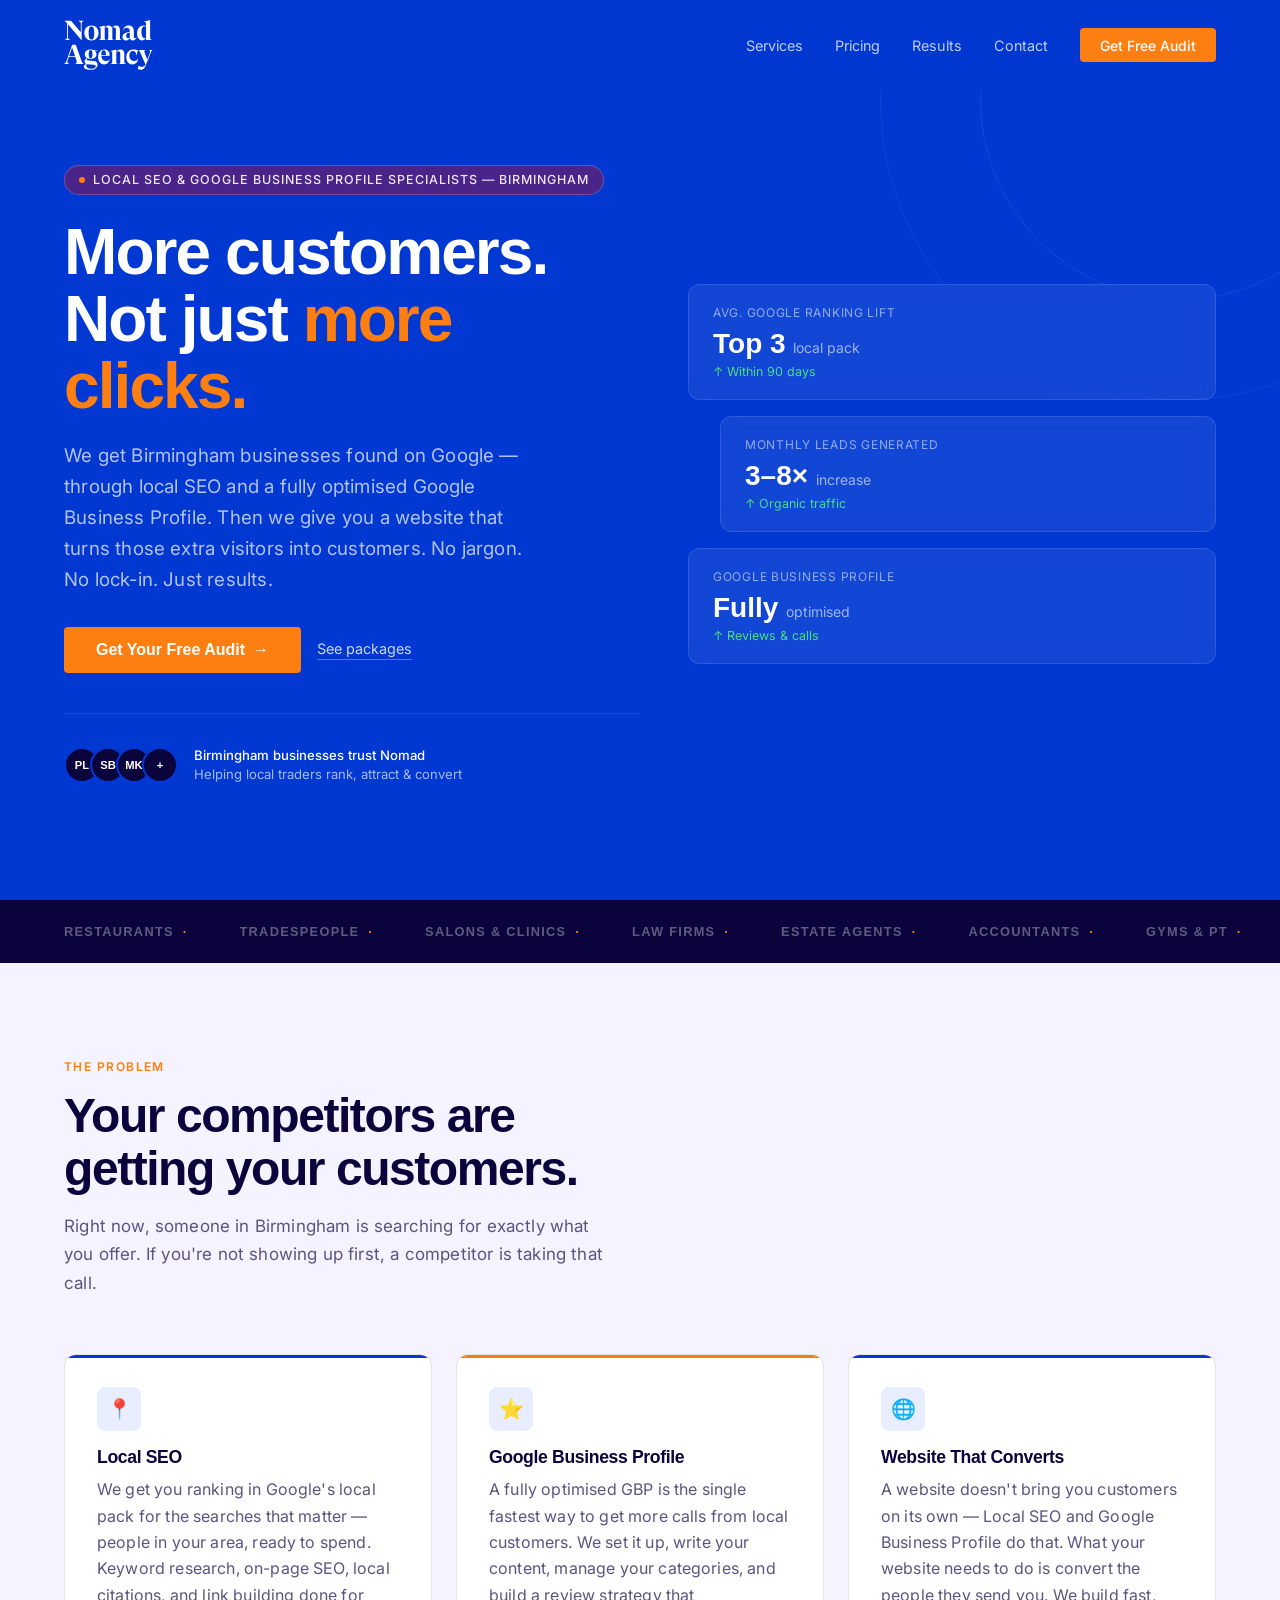
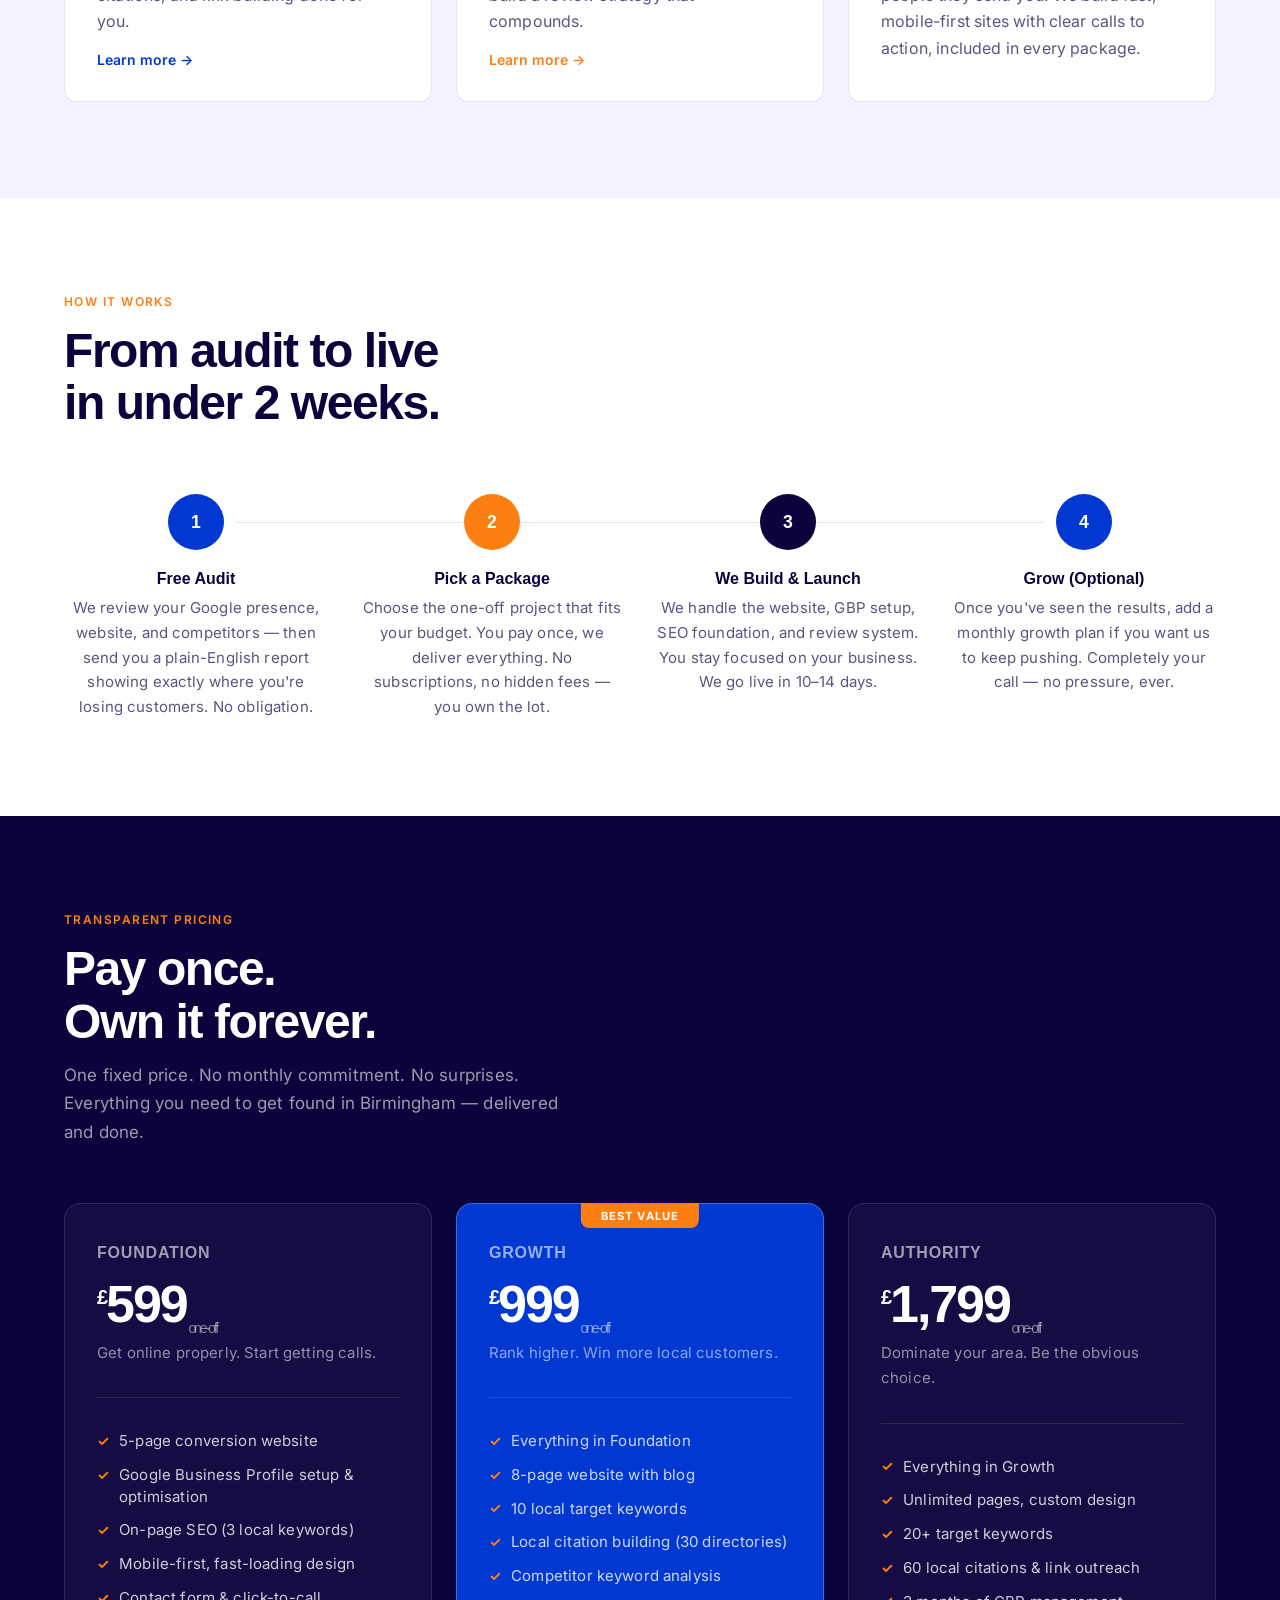
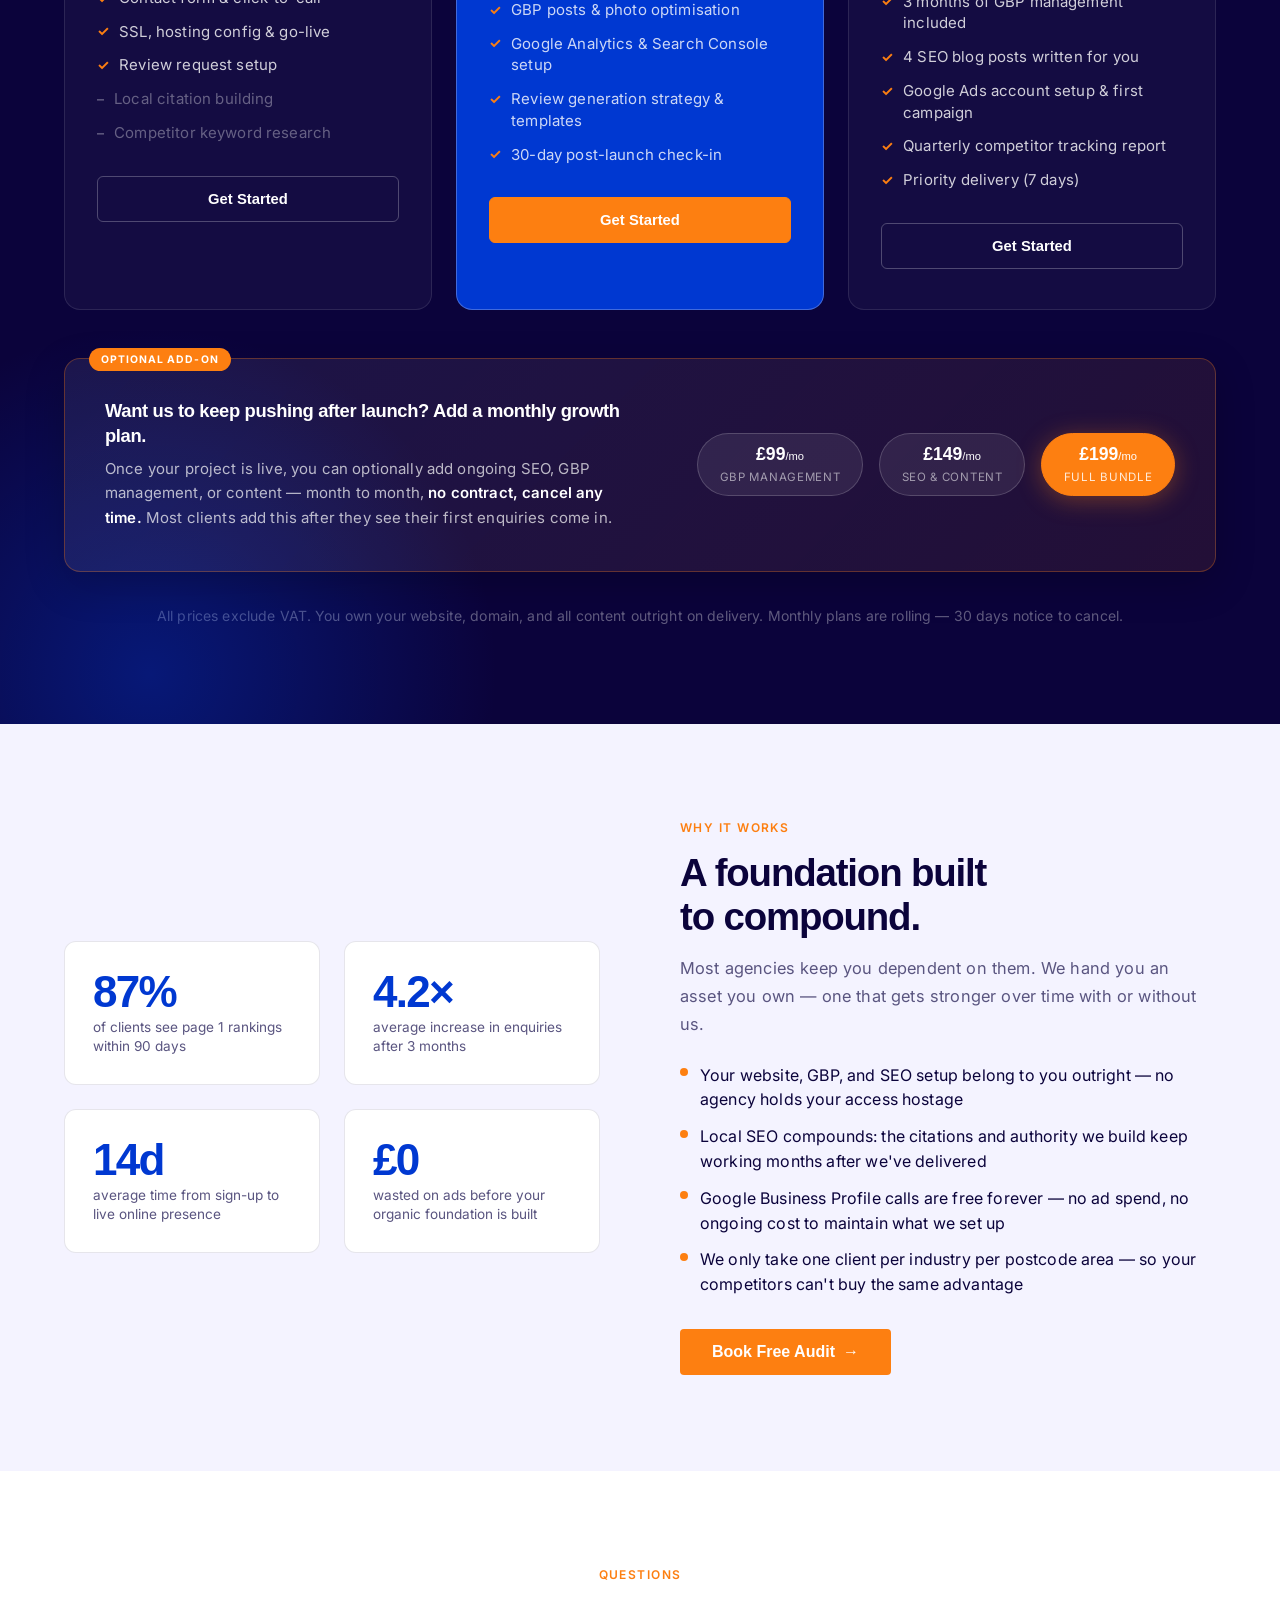
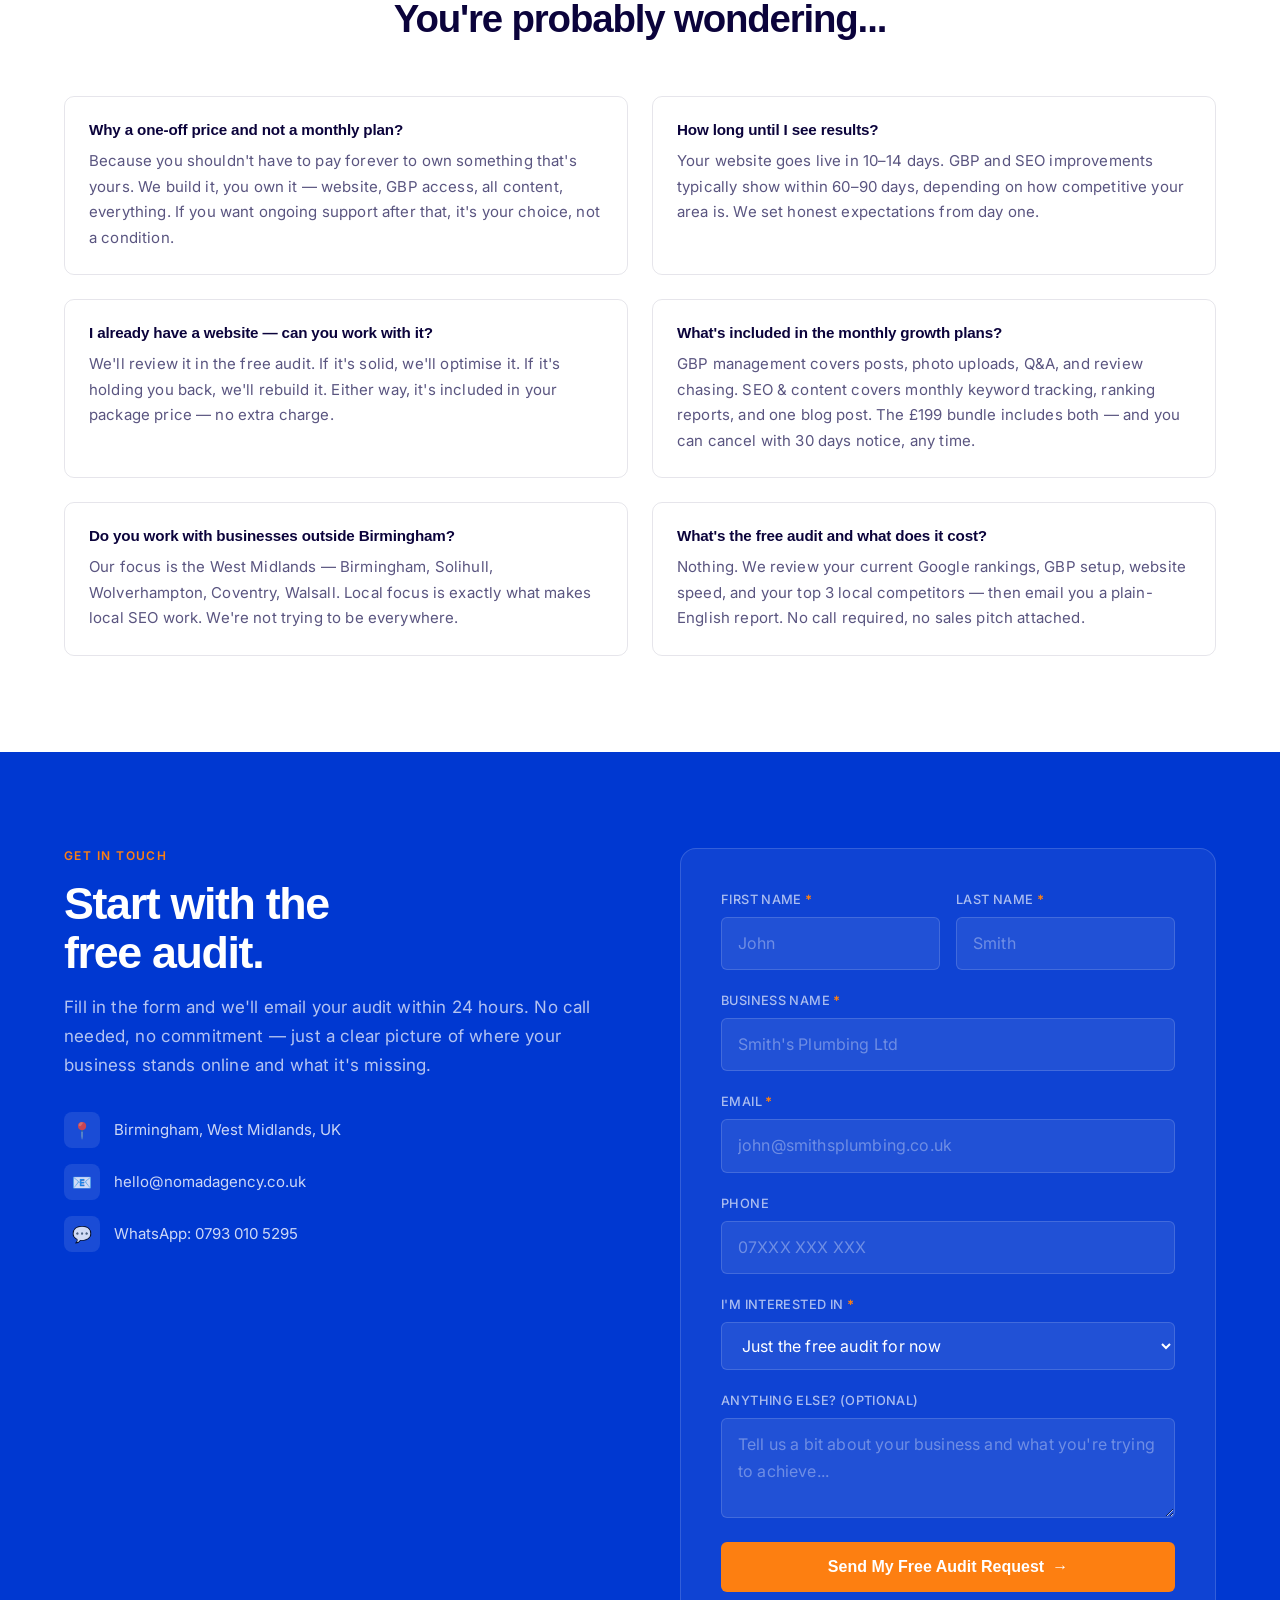
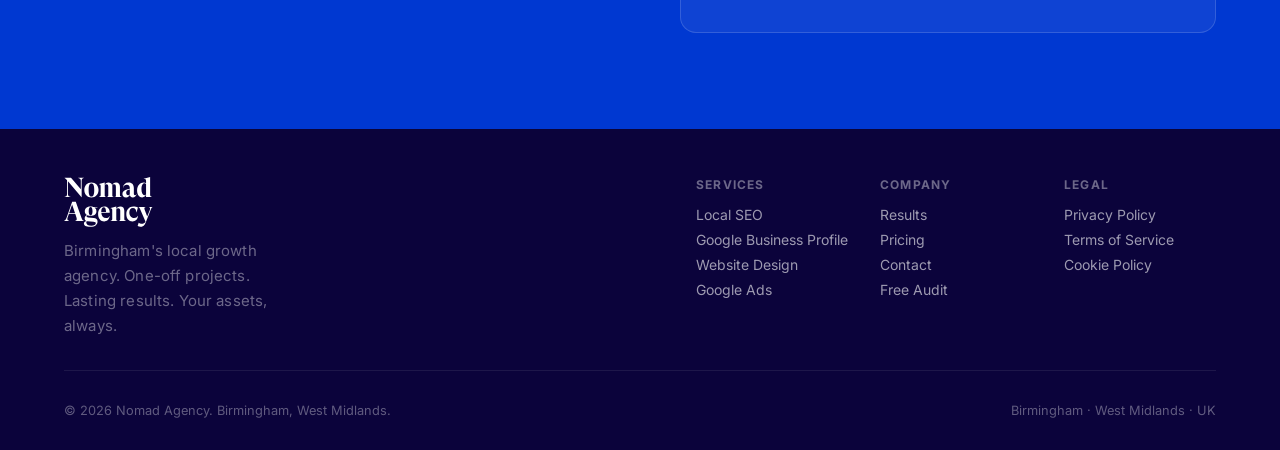
<file: index.html>
<!DOCTYPE html>
<html lang="en">
<head>
<meta charset="UTF-8">
<meta name="viewport" content="width=device-width, initial-scale=1.0">

<!-- Google tag (gtag.js) -->
<script async src="https://www.googletagmanager.com/gtag/js?id=G-6K2HGDKKHW"></script>
<script>
  window.dataLayer = window.dataLayer || [];
  function gtag(){dataLayer.push(arguments);}
  gtag('js', new Date());

  gtag('config', 'G-6K2HGDKKHW');
</script>

<link rel="icon" href="assets/favicon.svg" type="image/svg+xml">
<link rel="apple-touch-icon" href="assets/favicon.svg">

<!-- Primary SEO -->
<title>Local SEO & Google Business Profile Birmingham | Nomad Agency</title>
<meta name="description" content="Get more calls from Google. Local SEO & Google Business Profile experts for Birmingham businesses. One-off packages from £599. Free audit.">
<meta name="author" content="Nomad Agency">
<meta name="robots" content="index, follow">
<link rel="canonical" href="https://www.nomadagency.co.uk/">

<!-- Open Graph (Facebook, LinkedIn, WhatsApp previews) -->
<meta property="og:type" content="website">
<meta property="og:url" content="https://www.nomadagency.co.uk/">
<meta property="og:title" content="Local SEO & Google Business Profile Birmingham | Nomad Agency">
<meta property="og:description" content="Get more calls and enquiries from Google. Local SEO and Google Business Profile optimisation for Birmingham businesses. One-off packages from £599.">
<meta property="og:image" content="https://www.nomadagency.co.uk/og-image.jpg">
<meta property="og:locale" content="en_GB">
<meta property="og:site_name" content="Nomad Agency">

<!-- Twitter Card -->
<meta name="twitter:card" content="summary_large_image">
<meta name="twitter:title" content="Local SEO & Google Business Profile Birmingham | Nomad Agency">
<meta name="twitter:description" content="Get more calls and enquiries from Google. Local SEO and Google Business Profile optimisation for Birmingham businesses. One-off packages from £599.">
<meta name="twitter:image" content="https://www.nomadagency.co.uk/og-image.jpg">

<!-- Geo targeting -->
<meta name="geo.region" content="GB-BIR">
<meta name="geo.placename" content="Birmingham">
<meta name="geo.position" content="52.4862;-1.8904">
<meta name="ICBM" content="52.4862, -1.8904">

<!-- Structured Data: Local Business -->
<script type="application/ld+json">
{
  "@context": "https://schema.org",
  "@type": "LocalBusiness",
  "name": "Nomad Agency",
  "description": "Birmingham local SEO and Google Business Profile agency, helping businesses get found on Google and win more local customers. One-off packages with no lock-in contracts.",
  "url": "https://www.nomadagency.co.uk",
  "email": "hello@nomadagency.co.uk",
  "address": {
    "@type": "PostalAddress",
    "addressLocality": "Birmingham",
    "addressRegion": "West Midlands",
    "addressCountry": "GB"
  },
  "geo": {
    "@type": "GeoCoordinates",
    "latitude": 52.4862,
    "longitude": -1.8904
  },
  "areaServed": [
    "Birmingham", "Solihull", "Wolverhampton", "Coventry", "Walsall", "West Midlands"
  ],
  "serviceType": ["Local SEO", "Google Business Profile Optimisation", "Web Design"],
  "priceRange": "££",
  "currenciesAccepted": "GBP",
  "openingHours": "Mo-Fr 09:00-18:00",
  "sameAs": []
}
</script>

<!-- Structured Data: Services -->
<script type="application/ld+json">
{
  "@context": "https://schema.org",
  "@type": "Service",
  "serviceType": ["Local SEO", "Google Business Profile Optimisation", "Web Design"],
  "provider": {
    "@type": "LocalBusiness",
    "name": "Nomad Agency",
    "url": "https://www.nomadagency.co.uk"
  },
  "areaServed": {
    "@type": "City",
    "name": "Birmingham"
  },
  "offers": [
    {
      "@type": "Offer",
      "name": "Foundation Package",
      "description": "5-page website, Google Business Profile setup, local SEO foundation",
      "price": "599",
      "priceCurrency": "GBP"
    },
    {
      "@type": "Offer",
      "name": "Growth Package",
      "description": "8-page website, 10 keywords, local citations, GBP optimisation",
      "price": "999",
      "priceCurrency": "GBP"
    },
    {
      "@type": "Offer",
      "name": "Authority Package",
      "description": "Custom website, 20+ keywords, full SEO build, Google Ads setup",
      "price": "1799",
      "priceCurrency": "GBP"
    }
  ]
}
</script>

<!-- Structured Data: FAQ -->
<script type="application/ld+json">
{
  "@context": "https://schema.org",
  "@type": "FAQPage",
  "mainEntity": [
    {
      "@type": "Question",
      "name": "Why a one-off price and not a monthly plan?",
      "acceptedAnswer": {
        "@type": "Answer",
        "text": "Because you shouldn't have to pay forever to own something that's yours. We build it, you own it — website, GBP access, all content, everything. If you want ongoing support after that, it's your choice, not a condition."
      }
    },
    {
      "@type": "Question",
      "name": "How long until I see results from local SEO in Birmingham?",
      "acceptedAnswer": {
        "@type": "Answer",
        "text": "Your website goes live in 10–14 days. GBP and SEO improvements typically show within 60–90 days, depending on how competitive your area is."
      }
    },
    {
      "@type": "Question",
      "name": "What does a web design package include?",
      "acceptedAnswer": {
        "@type": "Answer",
        "text": "All packages include a conversion-focused website, Google Business Profile setup, on-page SEO, mobile-first design, contact forms, SSL configuration, and a review request system."
      }
    },
    {
      "@type": "Question",
      "name": "Do you work with businesses outside Birmingham?",
      "acceptedAnswer": {
        "@type": "Answer",
        "text": "Our focus is the West Midlands — Birmingham, Solihull, Wolverhampton, Coventry, Walsall. Local focus is exactly what makes local SEO work."
      }
    }
  ]
}
</script>

<link rel="preconnect" href="https://fonts.googleapis.com">
<link rel="preconnect" href="https://fonts.gstatic.com" crossorigin>
<link href="https://fonts.googleapis.com/css2?family=Akt:wght@100..900&family=Inter:wght@400;500;600&display=swap" rel="stylesheet">
<link rel="stylesheet" href="css/styles.css">
</head>
<body>

<!-- NAV -->
<div class="site-nav-bar" id="site-nav">
  <a href="/" class="nav-logo" aria-label="Nomad Agency home">
    <img src="assets/logo.svg" alt="Nomad Agency" width="130" height="73">
  </a>
  <div class="nav-menu" id="nav-menu" role="navigation" aria-label="Main navigation">
    <div class="nav-links">
      <a href="#services">Services</a>
      <a href="#pricing">Pricing</a>
      <a href="#results">Results</a>
      <a href="#contact">Contact</a>
    </div>
    <a href="/audit/" class="nav-cta">Get Free Audit</a>
  </div>
  <button type="button" class="nav-toggle" aria-label="Open menu" aria-expanded="false" aria-controls="nav-menu">
    <span class="nav-toggle-bar" aria-hidden="true"></span>
    <span class="nav-toggle-bar" aria-hidden="true"></span>
    <span class="nav-toggle-bar" aria-hidden="true"></span>
  </button>
</div>

<main>
<!-- HERO -->
<section class="hero" aria-label="Hero">
  <div class="hero-content">
    <div class="hero-tag">Local SEO & Google Business Profile Specialists — Birmingham</div>
    <h1>More customers.<br>Not just <em>more clicks.</em></h1>
    <p class="hero-sub">We get Birmingham businesses found on Google — through local SEO and a fully optimised Google Business Profile. Then we give you a website that turns those extra visitors into customers. No jargon. No lock-in. Just results.</p>
    <div class="hero-actions">
      <a href="/audit/" class="btn-primary">Get Your Free Audit</a>
      <a href="#pricing" class="btn-ghost">See packages</a>
    </div>
    <div class="hero-proof">
      <div class="proof-avatars">
        <span>PL</span>
        <span>SB</span>
        <span>MK</span>
        <span>+</span>
      </div>
      <div class="proof-text">
        <strong>Birmingham businesses trust Nomad</strong>
        Helping local traders rank, attract & convert
      </div>
    </div>
  </div>
  <div class="hero-visual">
    <div class="stat-card">
      <div class="label">Avg. Google ranking lift</div>
      <div class="value">Top 3 <span>local pack</span></div>
      <div class="trend">↑ Within 90 days</div>
    </div>
    <div class="stat-card">
      <div class="label">Monthly leads generated</div>
      <div class="value">3–8× <span>increase</span></div>
      <div class="trend">↑ Organic traffic</div>
    </div>
    <div class="stat-card">
      <div class="label">Google Business Profile</div>
      <div class="value">Fully <span>optimised</span></div>
      <div class="trend">↑ Reviews & calls</div>
    </div>
  </div>
</section>

<!-- LOGO BAR -->
<div class="logo-bar">
  <div class="logo-bar-inner">
    <span class="logo-item">Restaurants <span class="logo-dot">·</span></span>
    <span class="logo-item">Tradespeople <span class="logo-dot">·</span></span>
    <span class="logo-item">Salons & Clinics <span class="logo-dot">·</span></span>
    <span class="logo-item">Law Firms <span class="logo-dot">·</span></span>
    <span class="logo-item">Estate Agents <span class="logo-dot">·</span></span>
    <span class="logo-item">Accountants <span class="logo-dot">·</span></span>
    <span class="logo-item">Gyms & PT <span class="logo-dot">·</span></span>
    <span class="logo-item">Dentists <span class="logo-dot">·</span></span>
    <span class="logo-item">Restaurants <span class="logo-dot">·</span></span>
    <span class="logo-item">Tradespeople <span class="logo-dot">·</span></span>
    <span class="logo-item">Salons & Clinics <span class="logo-dot">·</span></span>
    <span class="logo-item">Law Firms <span class="logo-dot">·</span></span>
    <span class="logo-item">Estate Agents <span class="logo-dot">·</span></span>
    <span class="logo-item">Accountants <span class="logo-dot">·</span></span>
    <span class="logo-item">Gyms & PT <span class="logo-dot">·</span></span>
    <span class="logo-item">Dentists <span class="logo-dot">·</span></span>
  </div>
</div>

<!-- PROBLEM -->
<section class="problem" id="services">
  <div class="section-label">The Problem</div>
  <h2>Your competitors are<br>getting your customers.</h2>
  <p style="color:var(--muted);font-size:1.0625rem;max-width:560px;line-height:1.7">Right now, someone in Birmingham is searching for exactly what you offer. If you're not showing up first, a competitor is taking that call.</p>
  <div class="problem-grid">
    <div class="problem-card">
      <div class="icon">📍</div>
      <h3>Local SEO</h3>
      <p>We get you ranking in Google's local pack for the searches that matter — people in your area, ready to spend. Keyword research, on-page SEO, local citations, and link building done for you.</p>
      <a href="/local-seo-birmingham/" class="service-card-link">Learn more →</a>
    </div>
    <div class="problem-card accent">
      <div class="icon">⭐</div>
      <h3>Google Business Profile</h3>
      <p>A fully optimised GBP is the single fastest way to get more calls from local customers. We set it up, write your content, manage your categories, and build a review strategy that compounds.</p>
      <a href="/google-business-profile-birmingham/" class="service-card-link">Learn more →</a>
    </div>
    <div class="problem-card">
      <div class="icon">🌐</div>
      <h3>Website That Converts</h3>
      <p>A website doesn't bring you customers on its own — Local SEO and Google Business Profile do that. What your website needs to do is convert the people they send you. We build fast, mobile-first sites with clear calls to action, included in every package.</p>
    </div>
  </div>
</section>

<!-- HOW IT WORKS -->
<section class="how">
  <div class="section-label">How It Works</div>
  <h2 style="font-size:clamp(2rem,4vw,3rem);font-weight:800;letter-spacing:-0.03em;line-height:1.1;max-width:600px">From audit to live<br>in under 2 weeks.</h2>
  <div class="steps">
    <div class="step">
      <div class="step-num">1</div>
      <h3>Free Audit</h3>
      <p>We review your Google presence, website, and competitors — then send you a plain-English report showing exactly where you're losing customers. No obligation.</p>
    </div>
    <div class="step">
      <div class="step-num">2</div>
      <h3>Pick a Package</h3>
      <p>Choose the one-off project that fits your budget. You pay once, we deliver everything. No subscriptions, no hidden fees — you own the lot.</p>
    </div>
    <div class="step">
      <div class="step-num">3</div>
      <h3>We Build & Launch</h3>
      <p>We handle the website, GBP setup, SEO foundation, and review system. You stay focused on your business. We go live in 10–14 days.</p>
    </div>
    <div class="step">
      <div class="step-num">4</div>
      <h3>Grow (Optional)</h3>
      <p>Once you've seen the results, add a monthly growth plan if you want us to keep pushing. Completely your call — no pressure, ever.</p>
    </div>
  </div>
</section>

<!-- PRICING -->
<section class="pricing" id="pricing">
  <div class="section-label">Transparent Pricing</div>
  <h2>Pay once.<br>Own it forever.</h2>
  <p class="pricing-sub">One fixed price. No monthly commitment. No surprises. Everything you need to get found in Birmingham — delivered and done.</p>
  <div class="pricing-grid">

    <!-- Foundation -->
    <div class="price-card">
      <div class="plan-name">Foundation</div>
      <div class="plan-price"><sup>£</sup>599<sub> one-off</sub></div>
      <p class="plan-tagline">Get online properly. Start getting calls.</p>
      <ul class="plan-features">
        <li>5-page conversion website</li>
        <li>Google Business Profile setup & optimisation</li>
        <li>On-page SEO (3 local keywords)</li>
        <li>Mobile-first, fast-loading design</li>
        <li>Contact form & click-to-call</li>
        <li>SSL, hosting config & go-live</li>
        <li>Review request setup</li>
        <li class="x">Local citation building</li>
        <li class="x">Competitor keyword research</li>
      </ul>
      <a href="#contact" class="plan-cta">Get Started</a>
    </div>

    <!-- Growth -->
    <div class="price-card popular">
      <div class="popular-badge">Best Value</div>
      <div class="plan-name">Growth</div>
      <div class="plan-price"><sup>£</sup>999<sub> one-off</sub></div>
      <p class="plan-tagline">Rank higher. Win more local customers.</p>
      <ul class="plan-features">
        <li>Everything in Foundation</li>
        <li>8-page website with blog</li>
        <li>10 local target keywords</li>
        <li>Local citation building (30 directories)</li>
        <li>Competitor keyword analysis</li>
        <li>GBP posts & photo optimisation</li>
        <li>Google Analytics & Search Console setup</li>
        <li>Review generation strategy & templates</li>
        <li>30-day post-launch check-in</li>
      </ul>
      <a href="#contact" class="plan-cta">Get Started</a>
    </div>

    <!-- Authority -->
    <div class="price-card">
      <div class="plan-name">Authority</div>
      <div class="plan-price"><sup>£</sup>1,799<sub> one-off</sub></div>
      <p class="plan-tagline">Dominate your area. Be the obvious choice.</p>
      <ul class="plan-features">
        <li>Everything in Growth</li>
        <li>Unlimited pages, custom design</li>
        <li>20+ target keywords</li>
        <li>60 local citations & link outreach</li>
        <li>3 months of GBP management included</li>
        <li>4 SEO blog posts written for you</li>
        <li>Google Ads account setup & first campaign</li>
        <li>Quarterly competitor tracking report</li>
        <li>Priority delivery (7 days)</li>
      </ul>
      <a href="#contact" class="plan-cta">Get Started</a>
    </div>

  </div>

  <!-- RETAINER STRIP -->
  <div class="retainer-strip">
    <div>
      <h3>Want us to keep pushing after launch? Add a monthly growth plan.</h3>
      <p>Once your project is live, you can optionally add ongoing SEO, GBP management, or content — month to month, <strong>no contract, cancel any time.</strong> Most clients add this after they see their first enquiries come in.</p>
    </div>
    <div class="retainer-options">
      <div class="retainer-pill">
        <span class="r-price">£99<span style="font-size:0.7rem;font-weight:400">/mo</span></span>
        <span class="r-label">GBP Management</span>
      </div>
      <div class="retainer-pill">
        <span class="r-price">£149<span style="font-size:0.7rem;font-weight:400">/mo</span></span>
        <span class="r-label">SEO & Content</span>
      </div>
      <div class="retainer-pill featured">
        <span class="r-price">£199<span style="font-size:0.7rem;font-weight:400">/mo</span></span>
        <span class="r-label">Full Bundle</span>
      </div>
    </div>
  </div>

  <p style="text-align:center;color:rgba(255,255,255,0.35);font-size:0.875rem;margin-top:2rem">All prices exclude VAT. You own your website, domain, and all content outright on delivery. Monthly plans are rolling — 30 days notice to cancel.</p>
</section>

<!-- RESULTS -->
<section class="results" id="results">
  <div class="results-grid">
    <div class="results-stats">
      <div class="result-stat">
        <div class="number">87%</div>
        <div class="label">of clients see page 1 rankings within 90 days</div>
      </div>
      <div class="result-stat">
        <div class="number">4.2×</div>
        <div class="label">average increase in enquiries after 3 months</div>
      </div>
      <div class="result-stat">
        <div class="number">14d</div>
        <div class="label">average time from sign-up to live online presence</div>
      </div>
      <div class="result-stat">
        <div class="number">£0</div>
        <div class="label">wasted on ads before your organic foundation is built</div>
      </div>
    </div>
      <div class="results-text">
      <div class="section-label">Why It Works</div>
      <h2>A foundation built<br>to compound.</h2>
      <p>Most agencies keep you dependent on them. We hand you an asset you own — one that gets stronger over time with or without us.</p>
      <ul class="result-list">
        <li>Your website, GBP, and SEO setup belong to you outright — no agency holds your access hostage</li>
        <li>Local SEO compounds: the citations and authority we build keep working months after we've delivered</li>
        <li>Google Business Profile calls are free forever — no ad spend, no ongoing cost to maintain what we set up</li>
        <li>We only take one client per industry per postcode area — so your competitors can't buy the same advantage</li>
      </ul>
      <a href="#contact" class="btn-primary" style="display:inline-flex">Book Free Audit</a>
    </div>
  </div>
</section>

<!-- FAQ -->
<section class="faq">
  <div style="text-align:center;max-width:600px;margin:0 auto">
    <div class="section-label" style="text-align:center">Questions</div>
    <h2 style="font-size:clamp(1.75rem,3vw,2.5rem);font-weight:800;letter-spacing:-0.03em;line-height:1.1">You're probably wondering...</h2>
  </div>
  <div class="faq-grid">
    <div class="faq-item">
      <h4>Why a one-off price and not a monthly plan?</h4>
      <p>Because you shouldn't have to pay forever to own something that's yours. We build it, you own it — website, GBP access, all content, everything. If you want ongoing support after that, it's your choice, not a condition.</p>
    </div>
    <div class="faq-item">
      <h4>How long until I see results?</h4>
      <p>Your website goes live in 10–14 days. GBP and SEO improvements typically show within 60–90 days, depending on how competitive your area is. We set honest expectations from day one.</p>
    </div>
    <div class="faq-item">
      <h4>I already have a website — can you work with it?</h4>
      <p>We'll review it in the free audit. If it's solid, we'll optimise it. If it's holding you back, we'll rebuild it. Either way, it's included in your package price — no extra charge.</p>
    </div>
    <div class="faq-item">
      <h4>What's included in the monthly growth plans?</h4>
      <p>GBP management covers posts, photo uploads, Q&A, and review chasing. SEO & content covers monthly keyword tracking, ranking reports, and one blog post. The £199 bundle includes both — and you can cancel with 30 days notice, any time.</p>
    </div>
    <div class="faq-item">
      <h4>Do you work with businesses outside Birmingham?</h4>
      <p>Our focus is the West Midlands — Birmingham, Solihull, Wolverhampton, Coventry, Walsall. Local focus is exactly what makes local SEO work. We're not trying to be everywhere.</p>
    </div>
    <div class="faq-item">
      <h4>What's the free audit and what does it cost?</h4>
      <p>Nothing. We review your current Google rankings, GBP setup, website speed, and your top 3 local competitors — then email you a plain-English report. No call required, no sales pitch attached.</p>
    </div>
  </div>
</section>

<!-- CONTACT -->
<section class="contact" id="contact">
  <div class="contact-text">
    <div class="section-label" style="color:var(--orange)">Get In Touch</div>
    <h2>Start with the<br>free audit.</h2>
    <p>Fill in the form and we'll email your audit within 24 hours. No call needed, no commitment — just a clear picture of where your business stands online and what it's missing.</p>
    <div class="contact-details">
      <div class="contact-item">
        <div class="contact-icon">📍</div>
        <span>Birmingham, West Midlands, UK</span>
      </div>
      <div class="contact-item">
        <div class="contact-icon">📧</div>
        <span>hello@nomadagency.co.uk</span>
      </div>
      <div class="contact-item">
        <div class="contact-icon">💬</div>
        <a href="https://wa.me/447930105295" target="_blank" rel="noopener noreferrer">WhatsApp: 0793 010 5295</a>
      </div>
    </div>
  </div>
  <form class="contact-form" id="contact-form">
    <input type="text" name="_honey" class="form-honey" tabindex="-1" autocomplete="off" aria-hidden="true">
    <div class="form-row">
      <div class="form-group">
        <label for="first_name">First Name <span class="req">*</span></label>
        <input type="text" id="first_name" name="first_name" placeholder="John" required>
      </div>
      <div class="form-group">
        <label for="last_name">Last Name <span class="req">*</span></label>
        <input type="text" id="last_name" name="last_name" placeholder="Smith" required>
      </div>
    </div>
    <div class="form-group">
      <label for="business">Business Name <span class="req">*</span></label>
      <input type="text" id="business" name="business" placeholder="Smith's Plumbing Ltd" required>
    </div>
    <div class="form-group">
      <label for="email">Email <span class="req">*</span></label>
      <input type="email" id="email" name="email" placeholder="john@smithsplumbing.co.uk" required>
    </div>
    <div class="form-group">
      <label for="phone">Phone</label>
      <input type="tel" id="phone" name="phone" placeholder="07XXX XXX XXX">
    </div>
    <div class="form-group">
      <label for="package">I'm interested in <span class="req">*</span></label>
      <select id="package" name="package" required>
        <option value="Free audit">Just the free audit for now</option>
        <option value="Foundation — £599">Foundation — £599 one-off</option>
        <option value="Growth — £999">Growth — £999 one-off</option>
        <option value="Authority — £1,799">Authority — £1,799 one-off</option>
        <option value="Monthly growth plan">Monthly growth plan (post-project)</option>
      </select>
    </div>
    <div class="form-group">
      <label for="message">Anything else? (optional)</label>
      <textarea id="message" name="message" placeholder="Tell us a bit about your business and what you're trying to achieve..."></textarea>
    </div>
    <button type="submit" class="form-submit">Send My Free Audit Request</button>
  </form>
</section>

</main>

<!-- FOOTER -->
<footer role="contentinfo">
  <div class="footer-top">
    <div class="footer-brand">
      <a href="#" class="footer-logo" aria-label="Nomad Agency home">
        <img src="assets/logo.svg" alt="Nomad Agency" width="130" height="73">
      </a>
      <p>Birmingham's local growth agency. One-off projects. Lasting results. Your assets, always.</p>
    </div>
    <div class="footer-links">
      <div class="footer-col">
        <h5>Services</h5>
        <a href="/local-seo-birmingham/">Local SEO</a>
        <a href="/google-business-profile-birmingham/">Google Business Profile</a>
        <a href="#services">Website Design</a>
        <a href="#services">Google Ads</a>
      </div>
      <div class="footer-col">
        <h5>Company</h5>
        <a href="#results">Results</a>
        <a href="#pricing">Pricing</a>
        <a href="#contact">Contact</a>
        <a href="#">Free Audit</a>
      </div>
      <div class="footer-col">
        <h5>Legal</h5>
        <a href="#">Privacy Policy</a>
        <a href="#">Terms of Service</a>
        <a href="#">Cookie Policy</a>
      </div>
    </div>
  </div>
  <div class="footer-bottom">
    <span>© 2026 Nomad Agency. Birmingham, West Midlands.</span>
    <span>Birmingham · West Midlands · UK</span>
  </div>
</footer>

<script>
// Smooth anchor scroll with offset for fixed nav
document.querySelectorAll('a[href^="#"]').forEach(a=>{
  a.addEventListener('click',e=>{
    const target=document.querySelector(a.getAttribute('href'));
    if(target){
      e.preventDefault();
      window.scrollTo({top:target.offsetTop-80,behavior:'smooth'});
    }
  });
});

// Intersection observer for fade-in
const observer=new IntersectionObserver(entries=>{
  entries.forEach(e=>{
    if(e.isIntersecting){
      e.target.style.opacity='1';
      e.target.style.transform='translateY(0)';
    }
  });
},{threshold:0.15});

document.querySelectorAll('.problem-card,.step,.price-card,.result-stat,.faq-item').forEach(el=>{
  el.style.opacity='0';
  el.style.transform='translateY(20px)';
  el.style.transition='opacity 0.5s ease, transform 0.5s ease';
  observer.observe(el);
});

// Contact form → hello@nomadagency.co.uk via FormSubmit
const contactForm=document.getElementById('contact-form');
const submitBtn=contactForm.querySelector('.form-submit');
const requiredFields=['first_name','last_name','business','email'];

function validateContactForm(){
  let ok=true;
  requiredFields.forEach(name=>{
    const field=contactForm[name];
    if(!field.value.trim()){
      field.setCustomValidity('Please fill in this field.');
      ok=false;
    }else{
      field.setCustomValidity('');
    }
  });
  if(!contactForm.checkValidity()){
    contactForm.reportValidity();
    return false;
  }
  return ok;
}

requiredFields.forEach(name=>{
  contactForm[name].addEventListener('input',()=>{
    contactForm[name].setCustomValidity('');
  });
});

contactForm.addEventListener('submit',async e=>{
  e.preventDefault();
  if(submitBtn.disabled)return;
  if(contactForm._honey.value)return;
  if(!validateContactForm())return;

  const payload={
    _subject:'New Nomad Agency enquiry',
    _template:'table',
    _captcha:'false',
    first_name:contactForm.first_name.value.trim(),
    last_name:contactForm.last_name.value.trim(),
    business:contactForm.business.value.trim(),
    email:contactForm.email.value.trim(),
    phone:contactForm.phone.value.trim()||'(not provided)',
    package:contactForm.package.value,
    message:contactForm.message.value.trim()||'(none)',
  };

  const originalText=submitBtn.textContent;
  submitBtn.textContent='Sending...';
  submitBtn.disabled=true;

  try{
    const res=await fetch('https://formsubmit.co/ajax/hello@nomadagency.co.uk',{
      method:'POST',
      headers:{'Content-Type':'application/json',Accept:'application/json'},
      body:JSON.stringify(payload),
    });
    if(!res.ok)throw new Error('submit failed');
    submitBtn.textContent='✓ Request sent — we\'ll be in touch!';
    submitBtn.style.background='#1a7a3a';
    submitBtn.style.cursor='default';
    contactForm.reset();
  }catch{
    submitBtn.textContent='Something went wrong — try again';
    submitBtn.style.background='#c0392b';
    submitBtn.disabled=false;
    setTimeout(()=>{
      submitBtn.textContent=originalText;
      submitBtn.style.background='';
    },4000);
  }
});
</script>
<script src="js/nav.js"></script>
</body>
</html>
</file>
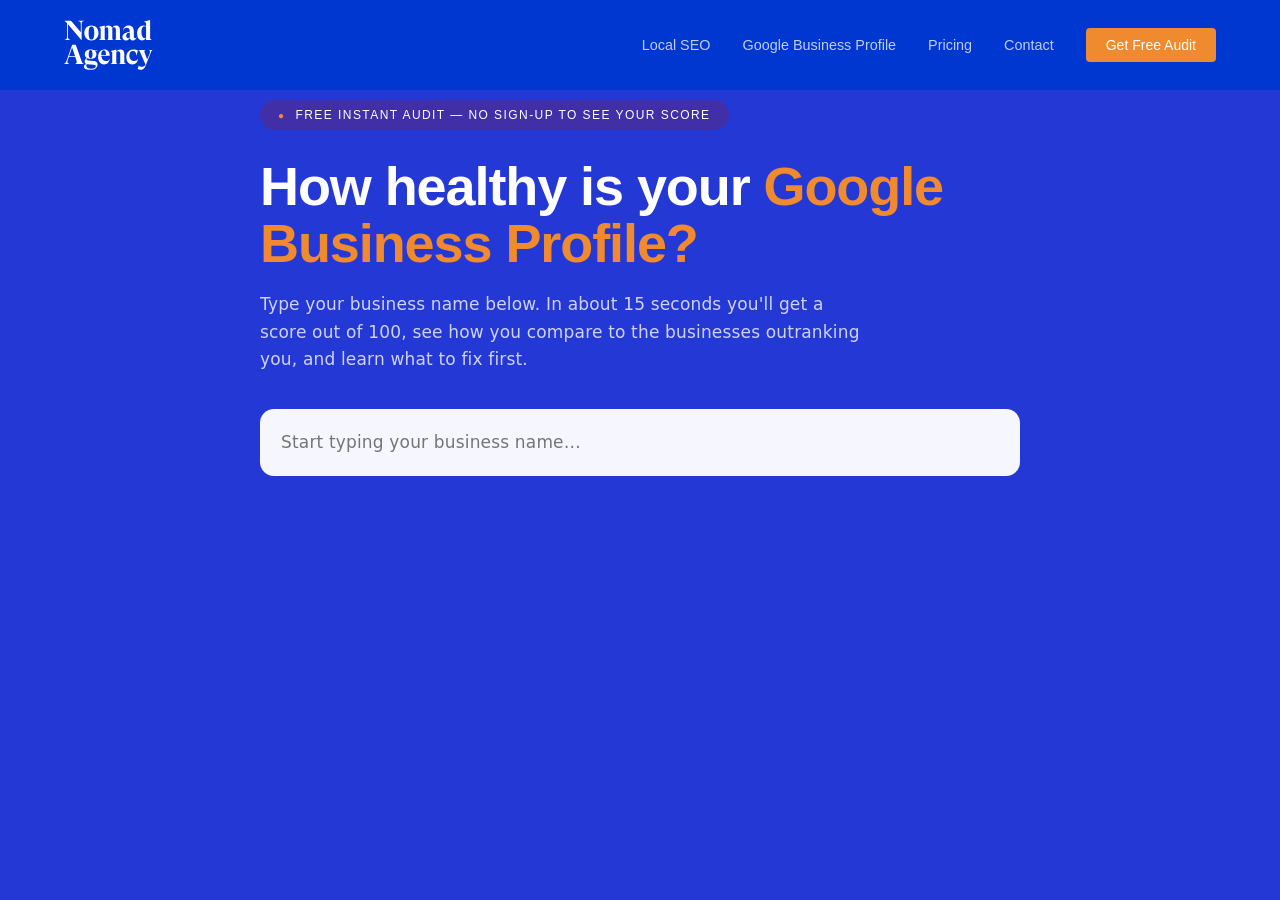
<file: audit/index.html>
<!doctype html>
<html lang="en-GB">
<head>
  <meta charset="utf-8" />
  <meta name="viewport" content="width=device-width, initial-scale=1" />
  <title>Free Google Business Profile Audit — Nomad Agency</title>
  <meta name="description" content="Get an instant score for your Google Business Profile. See how you compare to the businesses outranking you in Birmingham and what to fix first." />
  <link rel="stylesheet" href="/css/styles.css">
  <style>
    :root {
      --blue: #2438d6;
      --blue-deep: #1c2cab;
      --panel: rgba(255, 255, 255, 0.07);
      --panel-border: rgba(255, 255, 255, 0.16);
      --orange: #f08a2e;
      --orange-dark: #d97516;
      --green: #7ee2a8;
      --red: #ff9d9d;
      --red-deep: #e05656;
      --ink: #ffffff;
      --ink-soft: rgba(255, 255, 255, 0.78);
      --radius: 14px;
    }
    * { box-sizing: border-box; margin: 0; padding: 0; }
    body {
      background: var(--blue);
      color: var(--ink);
      font-family: -apple-system, BlinkMacSystemFont, "Segoe UI", Inter, Roboto, sans-serif;
      -webkit-font-smoothing: antialiased;
      min-height: 100vh;
    }
    .wrap { max-width: 800px; margin: 0 auto; padding: 100px 20px 96px; }
    .eyebrow {
      display: inline-block;
      background: rgba(90, 40, 130, 0.55);
      border-radius: 999px;
      padding: 8px 18px;
      font-size: 12px;
      letter-spacing: 0.12em;
      text-transform: uppercase;
      margin-bottom: 28px;
    }
    .eyebrow::before { content: "●"; color: var(--orange); margin-right: 10px; font-size: 10px; }
    h1 { font-size: clamp(34px, 6vw, 54px); font-weight: 800; line-height: 1.05; letter-spacing: -0.02em; }
    h1 em { color: var(--orange); font-style: normal; }
    .lede { color: var(--ink-soft); font-size: 17px; line-height: 1.6; margin: 20px 0 36px; max-width: 56ch; }

    .search { position: relative; }
    .search input {
      width: 100%; padding: 18px 20px; font-size: 17px;
      border-radius: var(--radius); border: 1px solid var(--panel-border);
      background: rgba(255, 255, 255, 0.96); color: #14195c; outline: none;
    }
    .search input:focus { border-color: var(--orange); box-shadow: 0 0 0 3px rgba(240, 138, 46, 0.35); }
    .suggestions {
      position: absolute; top: calc(100% + 6px); left: 0; right: 0;
      background: #fff; border-radius: var(--radius);
      box-shadow: 0 18px 40px rgba(10, 15, 70, 0.4);
      overflow: hidden; z-index: 10; display: none;
    }
    .suggestions.open { display: block; }
    .suggestions button {
      display: block; width: 100%; text-align: left;
      padding: 14px 18px; border: 0; background: none; cursor: pointer;
      font-size: 15px; color: #14195c;
    }
    .suggestions button:hover, .suggestions button:focus-visible { background: #eef1ff; outline: none; }
    .suggestions .addr { display: block; font-size: 12.5px; color: #6b71a8; margin-top: 2px; }
    .status { margin-top: 18px; color: var(--ink-soft); font-size: 15px; min-height: 22px; }

    /* ---------- report ---------- */
    #report { display: none; margin-top: 44px; }
    .card {
      background: var(--panel);
      border: 1px solid var(--panel-border);
      border-radius: var(--radius);
      padding: 26px;
      margin-bottom: 18px;
    }
    .card > h2 {
      font-size: 12px; letter-spacing: 0.12em; text-transform: uppercase;
      color: var(--ink-soft); margin-bottom: 18px; font-weight: 700;
    }

    /* hero result */
    .hero-result { padding: 32px 28px; }
    .scoreband { display: flex; align-items: center; gap: 32px; flex-wrap: wrap; }
    .dial-wrap { display: flex; flex-direction: column; align-items: center; gap: 12px; flex-shrink: 0; }
    .dial {
      width: 180px; height: 180px; border-radius: 50%;
      display: grid; place-items: center;
      background: conic-gradient(var(--dialc, var(--orange)) calc(var(--pct) * 1%), rgba(255,255,255,0.12) 0);
      box-shadow: 0 0 0 8px rgba(255,255,255,0.04);
    }
    .dial > div {
      width: 138px; height: 138px; border-radius: 50%;
      background: var(--blue-deep);
      display: grid; place-items: center; text-align: center; align-content: center; gap: 4px;
    }
    .dial strong {
      font-size: 58px; display: block; line-height: 0.95;
      font-variant-numeric: tabular-nums; font-weight: 800; letter-spacing: -0.03em;
    }
    .dial .out-of { font-size: 13px; color: var(--ink-soft); font-weight: 600; }
    .grade-pill {
      display: inline-flex; align-items: center; gap: 8px;
      padding: 8px 18px; border-radius: 999px;
      background: rgba(255,255,255,0.1); border: 1px solid rgba(255,255,255,0.2);
      font-size: 15px; font-weight: 800; letter-spacing: 0.04em;
    }
    .grade-pill .letter {
      font-size: 22px; line-height: 1; color: var(--dialc, var(--orange));
    }
    .hero-copy { min-width: 240px; flex: 1; }
    .headline { font-size: clamp(20px, 3.2vw, 26px); font-weight: 800; line-height: 1.25; letter-spacing: -0.02em; }
    .headline .hl-score { color: var(--orange); }
    .headline .hl-name { color: #fff; }
    .summary { color: var(--ink-soft); margin-top: 12px; line-height: 1.65; font-size: 15.5px; }
    .summary .hl { color: #fff; font-weight: 700; }
    .summary .hl-score { color: var(--orange); font-weight: 800; }
    .summary .hl-bad { color: var(--red); font-weight: 700; }
    .summary .hl-good { color: var(--green); font-weight: 700; }
    .summary .hl-warn { color: var(--orange); font-weight: 700; }
    .bizmeta { font-size: 13.5px; color: var(--ink-soft); margin-top: 14px; opacity: 0.85; }
    .gain {
      display: inline-flex; align-items: baseline; gap: 8px;
      margin-top: 16px; padding: 10px 16px; border-radius: 999px;
      background: rgba(240, 138, 46, 0.18); border: 1px solid rgba(240, 138, 46, 0.5);
      font-size: 14px; color: var(--ink); font-weight: 600;
    }
    .gain b { font-size: 22px; color: var(--orange); font-weight: 800; }

    /* quick metrics */
    .metrics {
      display: grid; grid-template-columns: repeat(3, 1fr);
      gap: 12px; margin-top: 22px; padding-top: 22px;
      border-top: 1px solid var(--panel-border);
    }
    .metric {
      text-align: center; padding: 14px 10px;
      background: rgba(255,255,255,0.05); border-radius: 12px;
      border: 1px solid var(--panel-border);
    }
    .metric .m-val {
      font-size: clamp(26px, 4vw, 34px); font-weight: 800;
      line-height: 1; letter-spacing: -0.03em;
      font-variant-numeric: tabular-nums;
    }
    .metric .m-val.muted { color: var(--ink-soft); font-size: 22px; }
    .metric .m-lbl {
      font-size: 11px; letter-spacing: 0.1em; text-transform: uppercase;
      color: var(--ink-soft); margin-top: 6px; font-weight: 600;
    }
    .metric .m-stars { color: var(--orange); letter-spacing: 1px; font-size: 14px; margin-top: 4px; }

    /* costing you */
    .cost { display: flex; flex-direction: column; gap: 10px; }
    .cost-row {
      display: flex; align-items: center; gap: 14px;
      background: rgba(224, 86, 86, 0.10);
      border: 1px solid rgba(224, 86, 86, 0.35);
      border-radius: 12px; padding: 14px 16px;
      transition: transform 0.2s ease;
    }
    .cost-row .pts {
      flex-shrink: 0; min-width: 64px; text-align: center;
      font-weight: 800; font-size: 22px; color: var(--red);
      background: rgba(224, 86, 86, 0.2); border-radius: 10px; padding: 10px 8px;
      font-variant-numeric: tabular-nums; line-height: 1;
    }
    .cost-row .pts small { display: block; font-size: 10px; font-weight: 700; letter-spacing: 0.06em; opacity: 0.8; margin-top: 4px; }
    .cost-row .what { font-weight: 700; font-size: 16px; }
    .cost-row .why { font-size: 13.5px; color: var(--ink-soft); margin-top: 3px; line-height: 1.45; }

    /* working chips */
    .chips { display: flex; flex-wrap: wrap; gap: 8px; }
    .chip {
      display: inline-flex; align-items: center; gap: 7px;
      background: rgba(126, 226, 168, 0.12);
      border: 1px solid rgba(126, 226, 168, 0.4);
      border-radius: 999px; padding: 8px 14px;
      font-size: 13.5px; font-weight: 600;
    }
    .chip::before { content: "✓"; color: var(--green); font-weight: 800; }

    /* breakdown radar grid */
    .brk-grid {
      display: grid; grid-template-columns: repeat(5, 1fr); gap: 12px;
    }
    .brk-cell {
      text-align: center; padding: 14px 8px 12px;
      background: rgba(255,255,255,0.05); border-radius: 12px;
      border: 1px solid var(--panel-border);
    }
    .brk-ring {
      width: 56px; height: 56px; border-radius: 50%; margin: 0 auto 10px;
      display: grid; place-items: center;
      background: conic-gradient(var(--rc, var(--green)) calc(var(--rp) * 1%), rgba(255,255,255,0.12) 0);
    }
    .brk-ring > span {
      width: 40px; height: 40px; border-radius: 50%;
      background: var(--blue-deep);
      display: grid; place-items: center;
      font-size: 12px; font-weight: 800; font-variant-numeric: tabular-nums;
    }
    .brk-cell .lbl { font-size: 11.5px; font-weight: 600; line-height: 1.3; color: var(--ink-soft); }

    /* competitor bars */
    .versus { display: flex; flex-direction: column; gap: 16px; }
    .v-row .v-top { display: flex; justify-content: space-between; align-items: baseline; gap: 10px; font-size: 15px; }
    .v-row .v-name { font-weight: 600; overflow: hidden; text-overflow: ellipsis; white-space: nowrap; }
    .v-row.self .v-name { color: var(--orange); font-weight: 800; }
    .v-row .v-meta { color: var(--ink-soft); font-size: 13px; flex-shrink: 0; font-variant-numeric: tabular-nums; }
    .v-row .v-meta b { color: #fff; font-weight: 700; }
    .v-bar { height: 18px; border-radius: 99px; background: rgba(255,255,255,0.10); overflow: hidden; margin-top: 6px; position: relative; }
    .v-bar > i {
      display: block; height: 100%; border-radius: 99px;
      background: rgba(255,255,255,0.45); width: 0;
      transition: width 1s cubic-bezier(0.22, 1, 0.36, 1);
    }
    .v-row.self .v-bar > i { background: var(--orange); }
    .v-bar b {
      position: absolute; right: 10px; top: 50%; transform: translateY(-50%);
      font-size: 12px; font-weight: 800; color: var(--ink);
    }
    .v-note { font-size: 13px; color: var(--ink-soft); margin-top: 14px; }

    /* fixes (gated) */
    .locked { position: relative; }
    .locked .fixlist { filter: blur(7px); pointer-events: none; user-select: none; }
    .fixlist { list-style: none; display: flex; flex-direction: column; gap: 10px; }
    .fixlist li { display: flex; gap: 14px; align-items: flex-start; line-height: 1.5; font-size: 15.5px; }
    .fixlist .n {
      flex-shrink: 0; width: 30px; height: 30px; border-radius: 50%;
      background: var(--orange); color: #fff; font-weight: 800; font-size: 14px;
      display: grid; place-items: center; margin-top: 1px;
    }
    .gate { position: absolute; inset: 0; display: grid; place-items: center; text-align: center; padding: 20px; }
    .gate .inner { max-width: 380px; }
    .gate p { color: var(--ink); font-weight: 600; margin-bottom: 14px; font-size: 16px; }
    .gate input { width: 100%; padding: 13px 16px; border-radius: 10px; border: 0; font-size: 15px; margin-bottom: 10px; }
    .btn {
      display: inline-block; background: var(--orange); color: #fff;
      border: 0; border-radius: 10px; padding: 13px 26px;
      font-size: 16px; font-weight: 700; cursor: pointer; width: 100%;
      text-decoration: none;
    }
    .btn:hover { background: var(--orange-dark); }

    /* manual checklist as icon tiles */
    .manual {
      list-style: none;
      display: grid; grid-template-columns: 1fr 1fr; gap: 10px;
    }
    .manual li {
      font-size: 13.5px; color: var(--ink); line-height: 1.4;
      padding: 12px 14px 12px 40px; position: relative;
      background: rgba(255,255,255,0.05); border: 1px solid var(--panel-border);
      border-radius: 10px; font-weight: 500;
    }
    .manual li::before {
      content: "○"; position: absolute; left: 14px; top: 12px;
      color: var(--orange); font-size: 16px; font-weight: 700;
    }

    /* AI note */
    .ainote {
      border-left: 4px solid var(--orange); padding: 4px 0 4px 18px;
      color: var(--ink-soft); line-height: 1.65; font-size: 15.5px;
    }
    .ainote .hl { color: #fff; font-weight: 700; }
    .ainote .hl-bad { color: var(--red); font-weight: 800; }
    .ainote .hl-warn { color: var(--orange); font-weight: 700; }

    .cta-final { text-align: center; padding: 36px 26px; }
    .cta-final .btn { width: auto; }
    .cta-final p { color: var(--ink-soft); margin-bottom: 18px; font-size: 16px; }
    .cta-final strong { color: #fff; }

    @media (max-width: 640px) {
      .brk-grid { grid-template-columns: repeat(3, 1fr); }
      .metrics { grid-template-columns: 1fr; }
      .scoreband { justify-content: center; text-align: center; }
      .hero-copy { text-align: center; }
      .gain { justify-content: center; }
    }
    @media (max-width: 560px) {
      .manual { grid-template-columns: 1fr; }
      .brk-grid { grid-template-columns: repeat(2, 1fr); }
      .dial { width: 160px; height: 160px; }
      .dial > div { width: 122px; height: 122px; }
      .dial strong { font-size: 48px; }
    }

    @media (prefers-reduced-motion: no-preference) {
      #report.show { animation: rise 0.5s ease both; }
      @keyframes rise { from { opacity: 0; transform: translateY(14px); } to { opacity: 1; transform: none; } }
      .cost-row, .brk-cell, .metric, .manual li {
        animation: rise 0.45s ease both;
      }
      .cost-row:nth-child(1), .brk-cell:nth-child(1), .metric:nth-child(1) { animation-delay: 0.05s; }
      .cost-row:nth-child(2), .brk-cell:nth-child(2), .metric:nth-child(2) { animation-delay: 0.1s; }
      .cost-row:nth-child(3), .brk-cell:nth-child(3), .metric:nth-child(3) { animation-delay: 0.15s; }
      .cost-row:nth-child(4), .brk-cell:nth-child(4) { animation-delay: 0.2s; }
      .cost-row:nth-child(5), .brk-cell:nth-child(5) { animation-delay: 0.25s; }
      .brk-cell:nth-child(6) { animation-delay: 0.3s; }
      .brk-cell:nth-child(7) { animation-delay: 0.35s; }
      .brk-cell:nth-child(8) { animation-delay: 0.4s; }
      .brk-cell:nth-child(9) { animation-delay: 0.45s; }
      .brk-cell:nth-child(10) { animation-delay: 0.5s; }
    }
  </style>
</head>
<body>
  <div class="site-nav-bar" id="site-nav">
    <a href="/" class="nav-logo" aria-label="Nomad Agency home">
      <img src="/assets/logo.svg" alt="Nomad Agency" width="130" height="73">
    </a>
    <div class="nav-menu" id="nav-menu" role="navigation" aria-label="Main navigation">
      <div class="nav-links">
        <a href="/local-seo-birmingham/">Local SEO</a>
        <a href="/google-business-profile-birmingham/">Google Business Profile</a>
        <a href="/#pricing">Pricing</a>
        <a href="/#contact">Contact</a>
      </div>
      <a href="/audit/" class="nav-cta">Get Free Audit</a>
    </div>
    <button type="button" class="nav-toggle" aria-label="Open menu" aria-expanded="false" aria-controls="nav-menu">
      <span class="nav-toggle-bar" aria-hidden="true"></span>
      <span class="nav-toggle-bar" aria-hidden="true"></span>
      <span class="nav-toggle-bar" aria-hidden="true"></span>
    </button>
  </div>
  <div class="wrap">
    <span class="eyebrow">Free instant audit — no sign-up to see your score</span>
    <h1>How healthy is your <em>Google Business Profile?</em></h1>
    <p class="lede">Type your business name below. In about 15 seconds you'll get a score out of 100, see how you compare to the businesses outranking you, and learn what to fix first.</p>

    <div class="search">
      <input id="q" type="text" autocomplete="off" placeholder="Start typing your business name…" aria-label="Business name" />
      <div id="sugg" class="suggestions" role="listbox"></div>
    </div>
    <p class="status" id="status"></p>

    <div id="report">
      <div class="card hero-result">
        <div class="scoreband">
          <div class="dial-wrap">
            <div class="dial" id="dial" style="--pct:0"><div><strong id="scoreNum">0</strong><span class="out-of">out of 100</span></div></div>
            <div class="grade-pill" id="gradePill"><span class="letter" id="gradeLetter">—</span> <span id="gradeLabel">Grade</span></div>
          </div>
          <div class="hero-copy">
            <p class="headline" id="headline"></p>
            <p class="summary" id="summaryTxt"></p>
            <span class="gain" id="gainChip" hidden><b id="gainNum"></b> points within reach</span>
            <p class="bizmeta" id="bizmeta"></p>
          </div>
        </div>
        <div class="metrics" id="metrics">
          <div class="metric">
            <div class="m-val" id="mRating">—</div>
            <div class="m-stars" id="mStars"></div>
            <div class="m-lbl">Rating</div>
          </div>
          <div class="metric">
            <div class="m-val" id="mReviews">—</div>
            <div class="m-lbl">Reviews</div>
          </div>
          <div class="metric">
            <div class="m-val" id="mPhotos">—</div>
            <div class="m-lbl">Photos</div>
          </div>
        </div>
      </div>

      <div class="card" id="costCard">
        <h2>What's costing you visibility</h2>
        <div class="cost" id="costList"></div>
      </div>

      <div class="card" id="workCard">
        <h2>What's already working</h2>
        <div class="chips" id="workList"></div>
      </div>

      <div class="card" id="brkCard">
        <h2>Score breakdown</h2>
        <div class="brk-grid" id="brkGrid"></div>
      </div>

      <div class="card" id="compCard">
        <h2>Reviews vs the businesses ranking near you</h2>
        <div class="versus" id="compRows"></div>
        <p class="v-note">Review volume is the strongest signal in Google's local pack and in AI recommendations.</p>
      </div>

      <div class="card locked" id="fixCard">
        <h2>Your priority fixes</h2>
        <ol class="fixlist" id="fixlist"></ol>
        <div class="gate" id="gate">
          <div class="inner">
            <p>Enter your email to unlock your full fix list and get the report sent to you.</p>
            <form id="gateForm" name="gbp-audit-leads" method="POST" data-netlify="true">
              <input type="hidden" name="form-name" value="gbp-audit-leads" />
              <input type="hidden" name="business" id="leadBusiness" />
              <input type="hidden" name="score" id="leadScore" />
              <input type="email" name="email" required placeholder="you@business.co.uk" aria-label="Email address" />
              <button class="btn" type="submit">Unlock my full report</button>
            </form>
          </div>
        </div>
      </div>

      <div class="card">
        <h2>Also checked in your full manual audit</h2>
        <ul class="manual" id="manualList"></ul>
      </div>

      <div class="card">
        <h2>AI search visibility</h2>
        <p class="ainote" id="ainote"></p>
      </div>

      <div class="card cta-final">
        <p>Want us to fix this for you? We take Birmingham businesses into the <strong>local pack top 3</strong> within 90 days.</p>
        <a class="btn" href="/#contact">Book a free 15-minute call</a>
      </div>
    </div>
  </div>

  <script src="/js/audit.js" defer></script>
  <script src="/js/nav.js"></script>
</body>
</html>
</file>
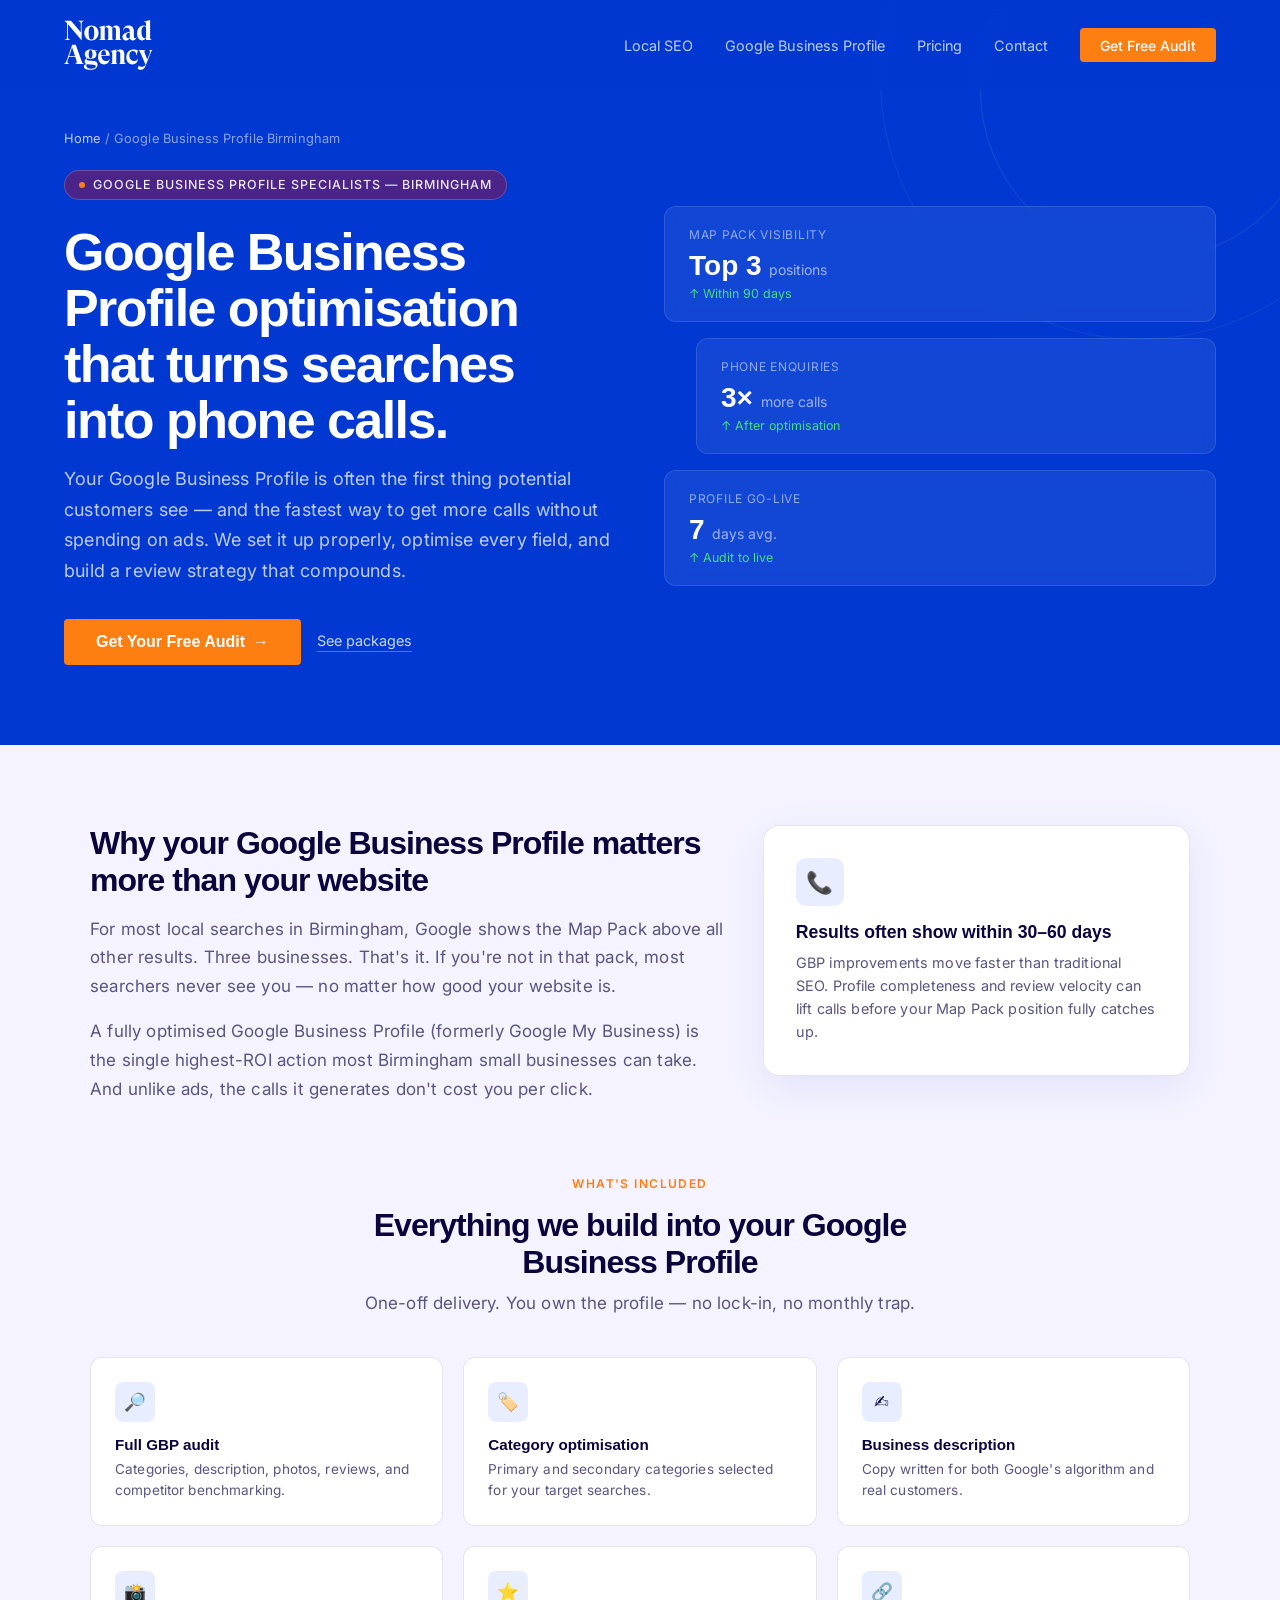
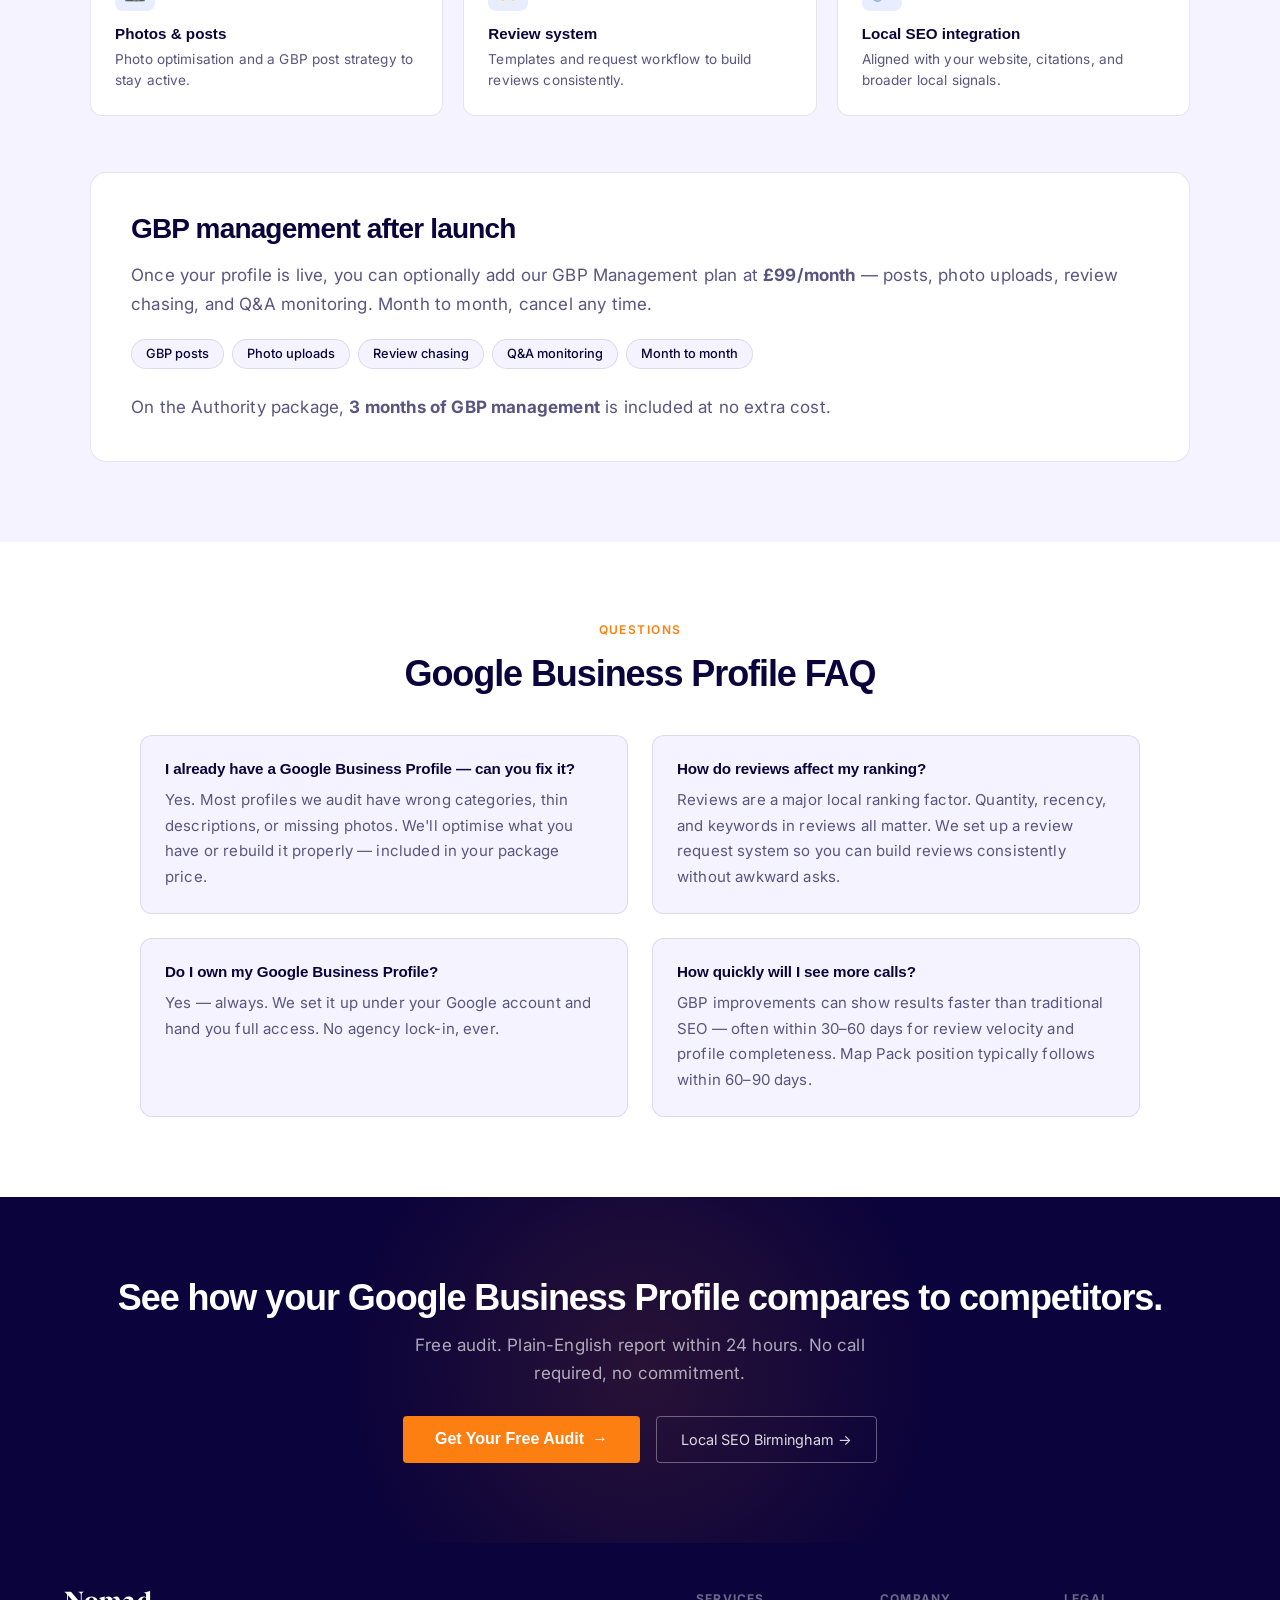
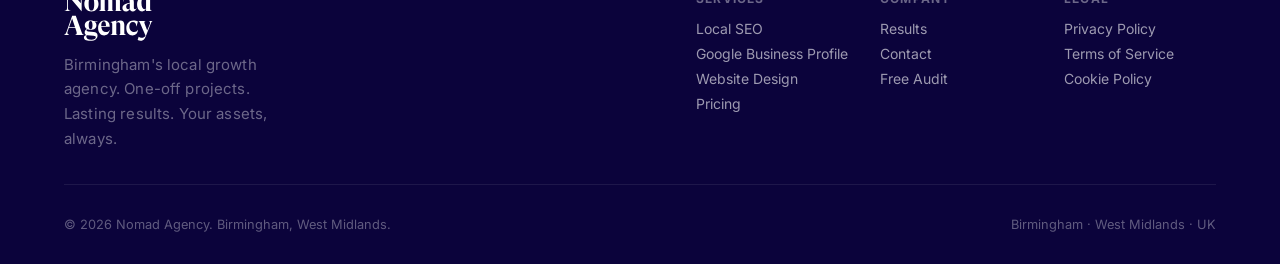
<file: google-business-profile-birmingham/index.html>
<!DOCTYPE html>
<html lang="en">
<head>
<meta charset="UTF-8">
<meta name="viewport" content="width=device-width, initial-scale=1.0">

<!-- Google tag (gtag.js) -->
<script async src="https://www.googletagmanager.com/gtag/js?id=G-6K2HGDKKHW"></script>
<script>
  window.dataLayer = window.dataLayer || [];
  function gtag(){dataLayer.push(arguments);}
  gtag('js', new Date());
  gtag('config', 'G-6K2HGDKKHW');
</script>

<link rel="icon" href="/assets/favicon.svg" type="image/svg+xml">
<link rel="apple-touch-icon" href="/assets/favicon.svg">

<title>Google Business Profile Birmingham | GBP Optimisation | Nomad Agency</title>
<meta name="description" content="Google Business Profile setup and optimisation for Birmingham businesses. More calls, more reviews, more Map Pack visibility. One-off packages from £599. Free audit.">
<meta name="author" content="Nomad Agency">
<meta name="robots" content="index, follow">
<link rel="canonical" href="https://www.nomadagency.co.uk/google-business-profile-birmingham/">

<meta property="og:type" content="website">
<meta property="og:url" content="https://www.nomadagency.co.uk/google-business-profile-birmingham/">
<meta property="og:title" content="Google Business Profile Birmingham | Nomad Agency">
<meta property="og:description" content="Google Business Profile setup and optimisation for Birmingham businesses. More calls, more reviews, more visibility.">
<meta property="og:image" content="https://www.nomadagency.co.uk/og-image.jpg">
<meta property="og:locale" content="en_GB">
<meta property="og:site_name" content="Nomad Agency">

<meta name="twitter:card" content="summary_large_image">
<meta name="twitter:title" content="Google Business Profile Birmingham | Nomad Agency">
<meta name="twitter:description" content="Google Business Profile setup and optimisation for Birmingham businesses.">
<meta name="twitter:image" content="https://www.nomadagency.co.uk/og-image.jpg">

<script type="application/ld+json">
{
  "@context": "https://schema.org",
  "@type": "Service",
  "name": "Google Business Profile Optimisation Birmingham",
  "description": "Google Business Profile setup, optimisation, and review strategy for Birmingham businesses.",
  "provider": {
    "@type": "LocalBusiness",
    "name": "Nomad Agency",
    "url": "https://www.nomadagency.co.uk"
  },
  "areaServed": {
    "@type": "City",
    "name": "Birmingham"
  },
  "url": "https://www.nomadagency.co.uk/google-business-profile-birmingham/"
}
</script>

<script type="application/ld+json">
{
  "@context": "https://schema.org",
  "@type": "FAQPage",
  "mainEntity": [
    {
      "@type": "Question",
      "name": "I already have a Google Business Profile — can you fix it?",
      "acceptedAnswer": {
        "@type": "Answer",
        "text": "Yes. Most profiles we audit have wrong categories, thin descriptions, or missing photos. We'll optimise what you have or rebuild it properly — included in your package price."
      }
    },
    {
      "@type": "Question",
      "name": "How do reviews affect my ranking?",
      "acceptedAnswer": {
        "@type": "Answer",
        "text": "Reviews are a major local ranking factor. Quantity, recency, and keywords in reviews all matter. We set up a review request system so you can build reviews consistently without awkward asks."
      }
    },
    {
      "@type": "Question",
      "name": "Do I own my Google Business Profile?",
      "acceptedAnswer": {
        "@type": "Answer",
        "text": "Yes — always. We set it up under your Google account and hand you full access. No agency lock-in, ever."
      }
    },
    {
      "@type": "Question",
      "name": "How quickly will I see more calls?",
      "acceptedAnswer": {
        "@type": "Answer",
        "text": "GBP improvements can show results faster than traditional SEO — often within 30–60 days for review velocity and profile completeness. Map Pack position typically follows within 60–90 days."
      }
    }
  ]
}
</script>

<script type="application/ld+json">
{
  "@context": "https://schema.org",
  "@type": "BreadcrumbList",
  "itemListElement": [
    {
      "@type": "ListItem",
      "position": 1,
      "name": "Home",
      "item": "https://www.nomadagency.co.uk/"
    },
    {
      "@type": "ListItem",
      "position": 2,
      "name": "Google Business Profile Birmingham",
      "item": "https://www.nomadagency.co.uk/google-business-profile-birmingham/"
    }
  ]
}
</script>

<link rel="preconnect" href="https://fonts.googleapis.com">
<link rel="preconnect" href="https://fonts.gstatic.com" crossorigin>
<link href="https://fonts.googleapis.com/css2?family=Akt:wght@100..900&family=Inter:wght@400;500;600&display=swap" rel="stylesheet">
<link rel="stylesheet" href="/css/styles.css">
</head>
<body>

<div class="site-nav-bar" id="site-nav">
  <a href="/" class="nav-logo" aria-label="Nomad Agency home">
    <img src="/assets/logo.svg" alt="Nomad Agency" width="130" height="73">
  </a>
  <div class="nav-menu" id="nav-menu" role="navigation" aria-label="Main navigation">
    <div class="nav-links">
      <a href="/local-seo-birmingham/">Local SEO</a>
      <a href="/google-business-profile-birmingham/">Google Business Profile</a>
      <a href="/#pricing">Pricing</a>
      <a href="/#contact">Contact</a>
    </div>
    <a href="/audit/" class="nav-cta">Get Free Audit</a>
  </div>
  <button type="button" class="nav-toggle" aria-label="Open menu" aria-expanded="false" aria-controls="nav-menu">
    <span class="nav-toggle-bar" aria-hidden="true"></span>
    <span class="nav-toggle-bar" aria-hidden="true"></span>
    <span class="nav-toggle-bar" aria-hidden="true"></span>
  </button>
</div>

<main>
<section class="service-hero">
  <div class="service-hero-grid">
    <div class="service-hero-content">
      <p class="breadcrumb"><a href="/">Home</a> / Google Business Profile Birmingham</p>
      <div class="hero-tag">Google Business Profile Specialists — Birmingham</div>
      <h1>Google Business Profile optimisation that turns searches into phone calls.</h1>
      <p class="lead">Your Google Business Profile is often the first thing potential customers see — and the fastest way to get more calls without spending on ads. We set it up properly, optimise every field, and build a review strategy that compounds.</p>
      <div class="hero-actions">
        <a href="/audit/" class="btn-primary">Get Your Free Audit</a>
        <a href="/#pricing" class="btn-ghost">See packages</a>
      </div>
    </div>
    <div class="hero-visual">
      <div class="stat-card">
        <div class="label">Map Pack visibility</div>
        <div class="value">Top 3 <span>positions</span></div>
        <div class="trend">↑ Within 90 days</div>
      </div>
      <div class="stat-card">
        <div class="label">Phone enquiries</div>
        <div class="value">3× <span>more calls</span></div>
        <div class="trend">↑ After optimisation</div>
      </div>
      <div class="stat-card">
        <div class="label">Profile go-live</div>
        <div class="value">7 <span>days avg.</span></div>
        <div class="trend">↑ Audit to live</div>
      </div>
    </div>
  </div>
</section>

<section class="service-body">
  <div class="inner">
    <div class="service-intro-grid">
      <div>
        <h2>Why your Google Business Profile matters more than your website</h2>
        <p>For most local searches in Birmingham, Google shows the Map Pack above all other results. Three businesses. That's it. If you're not in that pack, most searchers never see you — no matter how good your website is.</p>
        <p>A fully optimised Google Business Profile (formerly Google My Business) is the single highest-ROI action most Birmingham small businesses can take. And unlike ads, the calls it generates don't cost you per click.</p>
      </div>
      <div class="service-callout">
        <div class="callout-icon">📞</div>
        <h3>Results often show within 30–60 days</h3>
        <p>GBP improvements move faster than traditional SEO. Profile completeness and review velocity can lift calls before your Map Pack position fully catches up.</p>
      </div>
    </div>

    <div class="service-section-head">
      <div class="section-label">What's Included</div>
      <h2>Everything we build into your Google Business Profile</h2>
      <p>One-off delivery. You own the profile — no lock-in, no monthly trap.</p>
    </div>
    <div class="service-features-grid">
      <div class="service-feature-card">
        <div class="feat-icon">🔎</div>
        <h3>Full GBP audit</h3>
        <p>Categories, description, photos, reviews, and competitor benchmarking.</p>
      </div>
      <div class="service-feature-card">
        <div class="feat-icon">🏷️</div>
        <h3>Category optimisation</h3>
        <p>Primary and secondary categories selected for your target searches.</p>
      </div>
      <div class="service-feature-card">
        <div class="feat-icon">✍️</div>
        <h3>Business description</h3>
        <p>Copy written for both Google's algorithm and real customers.</p>
      </div>
      <div class="service-feature-card">
        <div class="feat-icon">📸</div>
        <h3>Photos &amp; posts</h3>
        <p>Photo optimisation and a GBP post strategy to stay active.</p>
      </div>
      <div class="service-feature-card">
        <div class="feat-icon">⭐</div>
        <h3>Review system</h3>
        <p>Templates and request workflow to build reviews consistently.</p>
      </div>
      <div class="service-feature-card">
        <div class="feat-icon">🔗</div>
        <h3>Local SEO integration</h3>
        <p>Aligned with your website, citations, and broader local signals.</p>
      </div>
    </div>

    <div class="service-areas">
      <h2>GBP management after launch</h2>
      <p>Once your profile is live, you can optionally add our GBP Management plan at <strong>£99/month</strong> — posts, photo uploads, review chasing, and Q&amp;A monitoring. Month to month, cancel any time.</p>
      <div class="area-tags">
        <span>GBP posts</span>
        <span>Photo uploads</span>
        <span>Review chasing</span>
        <span>Q&amp;A monitoring</span>
        <span>Month to month</span>
      </div>
      <p>On the Authority package, <strong>3 months of GBP management</strong> is included at no extra cost.</p>
    </div>
  </div>
</section>

<section class="service-faq">
  <div class="service-faq-head">
    <div class="section-label">Questions</div>
    <h2>Google Business Profile FAQ</h2>
  </div>
  <div class="faq-grid">
    <div class="faq-item">
      <h4>I already have a Google Business Profile — can you fix it?</h4>
      <p>Yes. Most profiles we audit have wrong categories, thin descriptions, or missing photos. We'll optimise what you have or rebuild it properly — included in your package price.</p>
    </div>
    <div class="faq-item">
      <h4>How do reviews affect my ranking?</h4>
      <p>Reviews are a major local ranking factor. Quantity, recency, and keywords in reviews all matter. We set up a review request system so you can build reviews consistently without awkward asks.</p>
    </div>
    <div class="faq-item">
      <h4>Do I own my Google Business Profile?</h4>
      <p>Yes — always. We set it up under your Google account and hand you full access. No agency lock-in, ever.</p>
    </div>
    <div class="faq-item">
      <h4>How quickly will I see more calls?</h4>
      <p>GBP improvements can show results faster than traditional SEO — often within 30–60 days for review velocity and profile completeness. Map Pack position typically follows within 60–90 days.</p>
    </div>
  </div>
</section>

<section class="service-cta">
  <h2>See how your Google Business Profile compares to competitors.</h2>
  <p>Free audit. Plain-English report within 24 hours. No call required, no commitment.</p>
  <div class="btn-row">
    <a href="/#contact" class="btn-primary">Get Your Free Audit</a>
    <a href="/local-seo-birmingham/" class="btn-ghost">Local SEO Birmingham →</a>
  </div>
</section>
</main>

<footer role="contentinfo">
  <div class="footer-top">
    <div class="footer-brand">
      <a href="/" class="footer-logo" aria-label="Nomad Agency home">
        <img src="/assets/logo.svg" alt="Nomad Agency" width="130" height="73">
      </a>
      <p>Birmingham's local growth agency. One-off projects. Lasting results. Your assets, always.</p>
    </div>
    <div class="footer-links">
      <div class="footer-col">
        <h5>Services</h5>
        <a href="/local-seo-birmingham/">Local SEO</a>
        <a href="/google-business-profile-birmingham/">Google Business Profile</a>
        <a href="/#services">Website Design</a>
        <a href="/#pricing">Pricing</a>
      </div>
      <div class="footer-col">
        <h5>Company</h5>
        <a href="/#results">Results</a>
        <a href="/#contact">Contact</a>
        <a href="/#contact">Free Audit</a>
      </div>
      <div class="footer-col">
        <h5>Legal</h5>
        <a href="#">Privacy Policy</a>
        <a href="#">Terms of Service</a>
        <a href="#">Cookie Policy</a>
      </div>
    </div>
  </div>
  <div class="footer-bottom">
    <span>© 2026 Nomad Agency. Birmingham, West Midlands.</span>
    <span>Birmingham · West Midlands · UK</span>
  </div>
</footer>

<script>
document.querySelectorAll('.service-feature-card,.service-callout,.faq-item,.service-areas').forEach((el,i)=>{
  el.style.opacity='0';
  el.style.transform='translateY(16px)';
  el.style.transition=`opacity 0.5s ease ${i%6*0.08}s, transform 0.5s ease ${i%6*0.08}s`;
});
const fadeObserver=new IntersectionObserver(entries=>{
  entries.forEach(e=>{
    if(e.isIntersecting){
      e.target.style.opacity='1';
      e.target.style.transform='translateY(0)';
    }
  });
},{threshold:0.12});
document.querySelectorAll('.service-feature-card,.service-callout,.faq-item,.service-areas').forEach(el=>fadeObserver.observe(el));
</script>
<script src="/js/nav.js"></script>
</body>
</html>
</file>
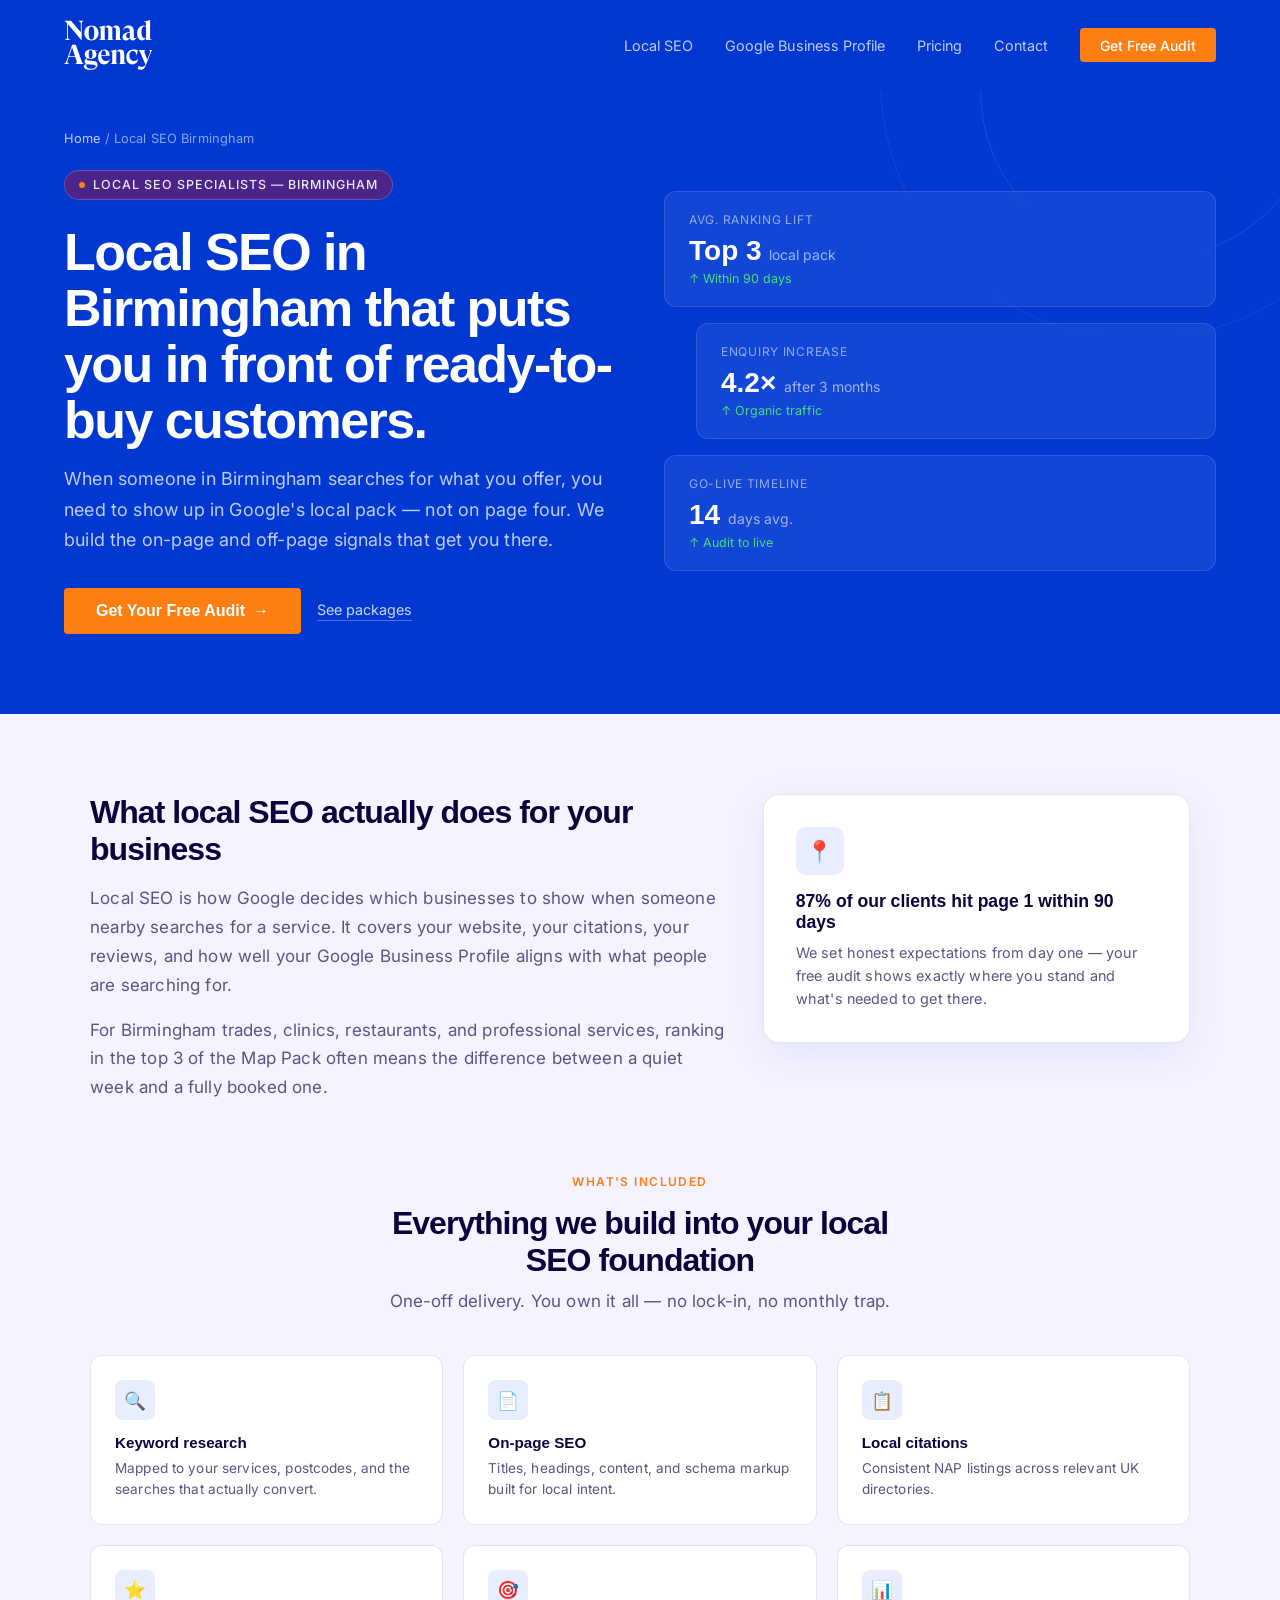
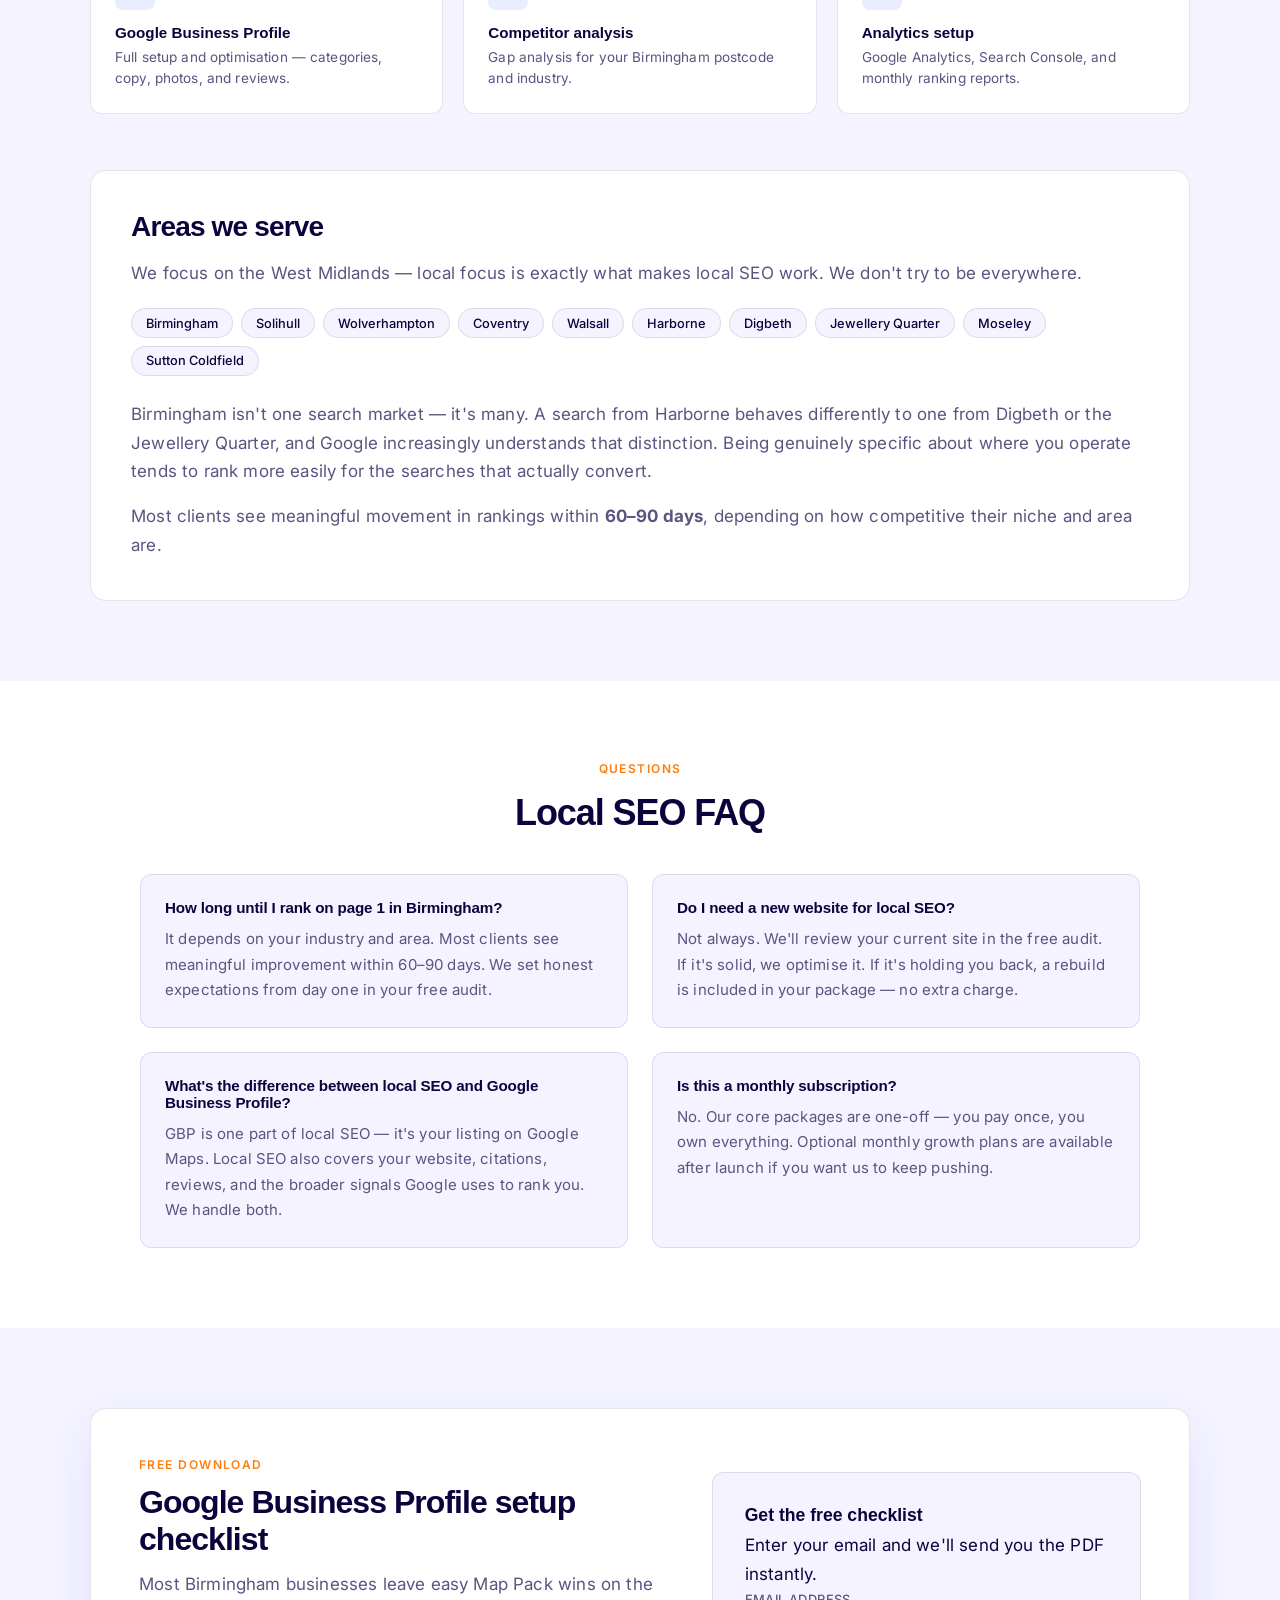
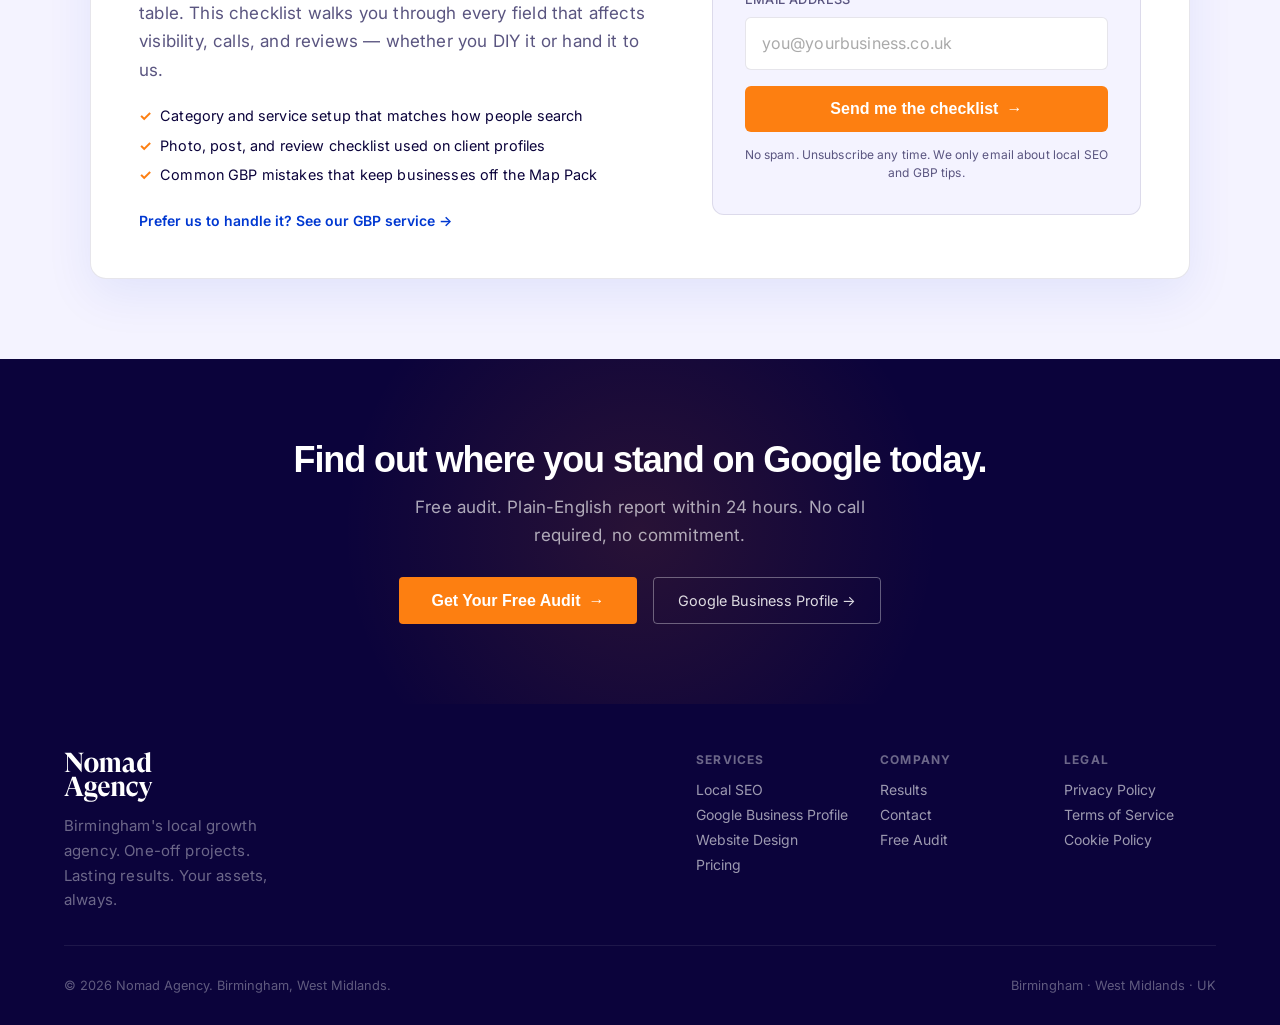
<file: local-seo-birmingham/index.html>
<!DOCTYPE html>
<html lang="en">
<head>
<meta charset="UTF-8">
<meta name="viewport" content="width=device-width, initial-scale=1.0">

<!-- Google tag (gtag.js) -->
<script async src="https://www.googletagmanager.com/gtag/js?id=G-6K2HGDKKHW"></script>
<script>
  window.dataLayer = window.dataLayer || [];
  function gtag(){dataLayer.push(arguments);}
  gtag('js', new Date());

  gtag('config', 'G-6K2HGDKKHW');
</script>

<link rel="icon" href="/assets/favicon.svg" type="image/svg+xml">
<link rel="apple-touch-icon" href="/assets/favicon.svg">

<title>Local SEO Birmingham | Rank on Google Maps | Nomad Agency</title>
<meta name="description" content="Local SEO for Birmingham businesses. Rank in Google's local pack and win more calls. One-off packages from £599. Free audit.">
<meta name="author" content="Nomad Agency">
<meta name="robots" content="index, follow">
<link rel="canonical" href="https://www.nomadagency.co.uk/local-seo-birmingham/">

<meta property="og:type" content="website">
<meta property="og:url" content="https://www.nomadagency.co.uk/local-seo-birmingham/">
<meta property="og:title" content="Local SEO Birmingham | Nomad Agency">
<meta property="og:description" content="Local SEO for Birmingham businesses. Rank in Google's local pack and win more calls. One-off packages from £599.">
<meta property="og:image" content="https://www.nomadagency.co.uk/og-image.jpg">
<meta property="og:locale" content="en_GB">
<meta property="og:site_name" content="Nomad Agency">

<meta name="twitter:card" content="summary_large_image">
<meta name="twitter:title" content="Local SEO Birmingham | Nomad Agency">
<meta name="twitter:description" content="Local SEO for Birmingham businesses. Rank in Google's local pack and win more calls.">
<meta name="twitter:image" content="https://www.nomadagency.co.uk/og-image.jpg">

<script type="application/ld+json">
{
  "@context": "https://schema.org",
  "@type": "Service",
  "name": "Local SEO Birmingham",
  "description": "Local SEO services for Birmingham businesses — keyword research, on-page optimisation, local citations, and Google Maps ranking.",
  "provider": {
    "@type": "LocalBusiness",
    "name": "Nomad Agency",
    "url": "https://www.nomadagency.co.uk"
  },
  "areaServed": {
    "@type": "City",
    "name": "Birmingham"
  },
  "url": "https://www.nomadagency.co.uk/local-seo-birmingham/"
}
</script>

<script type="application/ld+json">
{
  "@context": "https://schema.org",
  "@type": "FAQPage",
  "mainEntity": [
    {
      "@type": "Question",
      "name": "How long until I rank on page 1 in Birmingham?",
      "acceptedAnswer": {
        "@type": "Answer",
        "text": "It depends on your industry and area. Most clients see meaningful improvement within 60-90 days. We set honest expectations from day one in your free audit."
      }
    },
    {
      "@type": "Question",
      "name": "Do I need a new website for local SEO?",
      "acceptedAnswer": {
        "@type": "Answer",
        "text": "Not always. We'll review your current site in the free audit. If it's solid, we optimise it. If it's holding you back, a rebuild is included in your package — no extra charge."
      }
    },
    {
      "@type": "Question",
      "name": "What's the difference between local SEO and Google Business Profile?",
      "acceptedAnswer": {
        "@type": "Answer",
        "text": "GBP is one part of local SEO — it's your listing on Google Maps. Local SEO also covers your website, citations, reviews, and the broader signals Google uses to rank you. We handle both."
      }
    },
    {
      "@type": "Question",
      "name": "Is this a monthly subscription?",
      "acceptedAnswer": {
        "@type": "Answer",
        "text": "No. Our core packages are one-off — you pay once, you own everything. Optional monthly growth plans are available after launch if you want us to keep pushing."
      }
    }
  ]
}
</script>

<script type="application/ld+json">
{
  "@context": "https://schema.org",
  "@type": "BreadcrumbList",
  "itemListElement": [
    {
      "@type": "ListItem",
      "position": 1,
      "name": "Home",
      "item": "https://www.nomadagency.co.uk/"
    },
    {
      "@type": "ListItem",
      "position": 2,
      "name": "Local SEO Birmingham",
      "item": "https://www.nomadagency.co.uk/local-seo-birmingham/"
    }
  ]
}
</script>

<link rel="preconnect" href="https://fonts.googleapis.com">
<link rel="preconnect" href="https://fonts.gstatic.com" crossorigin>
<link href="https://fonts.googleapis.com/css2?family=Akt:wght@100..900&family=Inter:wght@400;500;600&display=swap" rel="stylesheet">
<link rel="stylesheet" href="/css/styles.css">
</head>
<body>

<div class="site-nav-bar" id="site-nav">
  <a href="/" class="nav-logo" aria-label="Nomad Agency home">
    <img src="/assets/logo.svg" alt="Nomad Agency" width="130" height="73">
  </a>
  <div class="nav-menu" id="nav-menu" role="navigation" aria-label="Main navigation">
    <div class="nav-links">
      <a href="/local-seo-birmingham/">Local SEO</a>
      <a href="/google-business-profile-birmingham/">Google Business Profile</a>
      <a href="/#pricing">Pricing</a>
      <a href="/#contact">Contact</a>
    </div>
    <a href="/audit/" class="nav-cta">Get Free Audit</a>
  </div>
  <button type="button" class="nav-toggle" aria-label="Open menu" aria-expanded="false" aria-controls="nav-menu">
    <span class="nav-toggle-bar" aria-hidden="true"></span>
    <span class="nav-toggle-bar" aria-hidden="true"></span>
    <span class="nav-toggle-bar" aria-hidden="true"></span>
  </button>
</div>

<main>
<section class="service-hero">
  <div class="service-hero-grid">
    <div class="service-hero-content">
      <p class="breadcrumb"><a href="/">Home</a> / Local SEO Birmingham</p>
      <div class="hero-tag">Local SEO Specialists — Birmingham</div>
      <h1>Local SEO in Birmingham that puts you in front of ready-to-buy customers.</h1>
      <p class="lead">When someone in Birmingham searches for what you offer, you need to show up in Google's local pack — not on page four. We build the on-page and off-page signals that get you there.</p>
      <div class="hero-actions">
        <a href="/audit/" class="btn-primary">Get Your Free Audit</a>
        <a href="/#pricing" class="btn-ghost">See packages</a>
      </div>
    </div>
    <div class="hero-visual">
      <div class="stat-card">
        <div class="label">Avg. ranking lift</div>
        <div class="value">Top 3 <span>local pack</span></div>
        <div class="trend">↑ Within 90 days</div>
      </div>
      <div class="stat-card">
        <div class="label">Enquiry increase</div>
        <div class="value">4.2× <span>after 3 months</span></div>
        <div class="trend">↑ Organic traffic</div>
      </div>
      <div class="stat-card">
        <div class="label">Go-live timeline</div>
        <div class="value">14 <span>days avg.</span></div>
        <div class="trend">↑ Audit to live</div>
      </div>
    </div>
  </div>
</section>

<section class="service-body">
  <div class="inner">
    <div class="service-intro-grid">
      <div>
        <h2>What local SEO actually does for your business</h2>
        <p>Local SEO is how Google decides which businesses to show when someone nearby searches for a service. It covers your website, your citations, your reviews, and how well your Google Business Profile aligns with what people are searching for.</p>
        <p>For Birmingham trades, clinics, restaurants, and professional services, ranking in the top 3 of the Map Pack often means the difference between a quiet week and a fully booked one.</p>
      </div>
      <div class="service-callout">
        <div class="callout-icon">📍</div>
        <h3>87% of our clients hit page 1 within 90 days</h3>
        <p>We set honest expectations from day one — your free audit shows exactly where you stand and what's needed to get there.</p>
      </div>
    </div>

    <div class="service-section-head">
      <div class="section-label">What's Included</div>
      <h2>Everything we build into your local SEO foundation</h2>
      <p>One-off delivery. You own it all — no lock-in, no monthly trap.</p>
    </div>
    <div class="service-features-grid">
      <div class="service-feature-card">
        <div class="feat-icon">🔍</div>
        <h3>Keyword research</h3>
        <p>Mapped to your services, postcodes, and the searches that actually convert.</p>
      </div>
      <div class="service-feature-card">
        <div class="feat-icon">📄</div>
        <h3>On-page SEO</h3>
        <p>Titles, headings, content, and schema markup built for local intent.</p>
      </div>
      <div class="service-feature-card">
        <div class="feat-icon">📋</div>
        <h3>Local citations</h3>
        <p>Consistent NAP listings across relevant UK directories.</p>
      </div>
      <div class="service-feature-card">
        <div class="feat-icon">⭐</div>
        <h3>Google Business Profile</h3>
        <p>Full setup and optimisation — categories, copy, photos, and reviews.</p>
      </div>
      <div class="service-feature-card">
        <div class="feat-icon">🎯</div>
        <h3>Competitor analysis</h3>
        <p>Gap analysis for your Birmingham postcode and industry.</p>
      </div>
      <div class="service-feature-card">
        <div class="feat-icon">📊</div>
        <h3>Analytics setup</h3>
        <p>Google Analytics, Search Console, and monthly ranking reports.</p>
      </div>
    </div>

    <div class="service-areas">
      <h2>Areas we serve</h2>
      <p>We focus on the West Midlands — local focus is exactly what makes local SEO work. We don't try to be everywhere.</p>
      <div class="area-tags">
        <span>Birmingham</span>
        <span>Solihull</span>
        <span>Wolverhampton</span>
        <span>Coventry</span>
        <span>Walsall</span>
        <span>Harborne</span>
        <span>Digbeth</span>
        <span>Jewellery Quarter</span>
        <span>Moseley</span>
        <span>Sutton Coldfield</span>
      </div>
      <p>Birmingham isn't one search market — it's many. A search from Harborne behaves differently to one from Digbeth or the Jewellery Quarter, and Google increasingly understands that distinction. Being genuinely specific about where you operate tends to rank more easily for the searches that actually convert.</p>
      <p>Most clients see meaningful movement in rankings within <strong>60–90 days</strong>, depending on how competitive their niche and area are.</p>
    </div>
  </div>
</section>

<section class="service-faq">
  <div class="service-faq-head">
    <div class="section-label">Questions</div>
    <h2>Local SEO FAQ</h2>
  </div>
  <div class="faq-grid">
    <div class="faq-item">
      <h4>How long until I rank on page 1 in Birmingham?</h4>
      <p>It depends on your industry and area. Most clients see meaningful improvement within 60–90 days. We set honest expectations from day one in your free audit.</p>
    </div>
    <div class="faq-item">
      <h4>Do I need a new website for local SEO?</h4>
      <p>Not always. We'll review your current site in the free audit. If it's solid, we optimise it. If it's holding you back, a rebuild is included in your package — no extra charge.</p>
    </div>
    <div class="faq-item">
      <h4>What's the difference between local SEO and Google Business Profile?</h4>
      <p>GBP is one part of local SEO — it's your listing on Google Maps. Local SEO also covers your website, citations, reviews, and the broader signals Google uses to rank you. We handle both.</p>
    </div>
    <div class="faq-item">
      <h4>Is this a monthly subscription?</h4>
      <p>No. Our core packages are one-off — you pay once, you own everything. Optional monthly growth plans are available after launch if you want us to keep pushing.</p>
    </div>
  </div>
</section>

<section class="lead-magnet" id="gbp-checklist">
  <div class="lead-magnet-grid">
    <div class="lead-magnet-copy">
      <div class="section-label">Free Download</div>
      <h2>Google Business Profile setup checklist</h2>
      <p>Most Birmingham businesses leave easy Map Pack wins on the table. This checklist walks you through every field that affects visibility, calls, and reviews — whether you DIY it or hand it to us.</p>
      <ul class="lead-magnet-points">
        <li>Category and service setup that matches how people search</li>
        <li>Photo, post, and review checklist used on client profiles</li>
        <li>Common GBP mistakes that keep businesses off the Map Pack</li>
      </ul>
      <a href="/google-business-profile-birmingham/" class="lead-magnet-gbp-link">Prefer us to handle it? See our GBP service →</a>
    </div>
    <div class="lead-magnet-form-wrap">
      <div id="lead-magnet-form-panel">
        <h3>Get the free checklist</h3>
        <p>Enter your email and we'll send you the PDF instantly.</p>
        <form class="lead-magnet-form" id="lead-magnet-form">
          <input type="text" name="_honey" class="form-honey" tabindex="-1" autocomplete="off" aria-hidden="true">
          <div class="form-group">
            <label for="lead_email">Email address</label>
            <input type="email" id="lead_email" name="email" placeholder="you@yourbusiness.co.uk" required>
          </div>
          <button type="submit" class="lead-magnet-submit">Send me the checklist</button>
          <p class="lead-magnet-fine">No spam. Unsubscribe any time. We only email about local SEO and GBP tips.</p>
        </form>
      </div>
      <div class="lead-magnet-success" id="lead-magnet-success" aria-live="polite">
        <div class="success-icon">✓</div>
        <h3>Your checklist is ready</h3>
        <p>Download started automatically. If it didn't, use the button below. We've also saved your email so we can follow up if you want help implementing it.</p>
        <a href="/assets/google-business-profile-setup-checklist.pdf" class="lead-magnet-download" id="lead-magnet-download" download>Download checklist (PDF)</a>
      </div>
    </div>
  </div>
</section>

<section class="service-cta">
  <h2>Find out where you stand on Google today.</h2>
  <p>Free audit. Plain-English report within 24 hours. No call required, no commitment.</p>
  <div class="btn-row">
    <a href="/#contact" class="btn-primary">Get Your Free Audit</a>
    <a href="/google-business-profile-birmingham/" class="btn-ghost">Google Business Profile →</a>
  </div>
</section>
</main>

<footer role="contentinfo">
  <div class="footer-top">
    <div class="footer-brand">
      <a href="/" class="footer-logo" aria-label="Nomad Agency home">
        <img src="/assets/logo.svg" alt="Nomad Agency" width="130" height="73">
      </a>
      <p>Birmingham's local growth agency. One-off projects. Lasting results. Your assets, always.</p>
    </div>
    <div class="footer-links">
      <div class="footer-col">
        <h5>Services</h5>
        <a href="/local-seo-birmingham/">Local SEO</a>
        <a href="/google-business-profile-birmingham/">Google Business Profile</a>
        <a href="/#services">Website Design</a>
        <a href="/#pricing">Pricing</a>
      </div>
      <div class="footer-col">
        <h5>Company</h5>
        <a href="/#results">Results</a>
        <a href="/#contact">Contact</a>
        <a href="/#contact">Free Audit</a>
      </div>
      <div class="footer-col">
        <h5>Legal</h5>
        <a href="#">Privacy Policy</a>
        <a href="#">Terms of Service</a>
        <a href="#">Cookie Policy</a>
      </div>
    </div>
  </div>
  <div class="footer-bottom">
    <span>© 2026 Nomad Agency. Birmingham, West Midlands.</span>
    <span>Birmingham · West Midlands · UK</span>
  </div>
</footer>

<script>
document.querySelectorAll('.service-feature-card,.service-callout,.faq-item,.service-areas,.lead-magnet-grid').forEach((el,i)=>{
  el.style.opacity='0';
  el.style.transform='translateY(16px)';
  el.style.transition=`opacity 0.5s ease ${i%6*0.08}s, transform 0.5s ease ${i%6*0.08}s`;
});
const fadeObserver=new IntersectionObserver(entries=>{
  entries.forEach(e=>{
    if(e.isIntersecting){
      e.target.style.opacity='1';
      e.target.style.transform='translateY(0)';
    }
  });
},{threshold:0.12});
document.querySelectorAll('.service-feature-card,.service-callout,.faq-item,.service-areas,.lead-magnet-grid').forEach(el=>fadeObserver.observe(el));

// GBP checklist lead magnet
const CHECKLIST_PDF='/assets/google-business-profile-setup-checklist.pdf';
const leadForm=document.getElementById('lead-magnet-form');
const leadFormPanel=document.getElementById('lead-magnet-form-panel');
const leadSuccess=document.getElementById('lead-magnet-success');
const leadDownload=document.getElementById('lead-magnet-download');
const leadSubmit=leadForm.querySelector('.lead-magnet-submit');

function triggerChecklistDownload(){
  const link=document.createElement('a');
  link.href=CHECKLIST_PDF;
  link.download='';
  link.rel='noopener';
  document.body.appendChild(link);
  link.click();
  link.remove();
}

leadForm.addEventListener('submit',async e=>{
  e.preventDefault();
  if(leadSubmit.disabled)return;
  if(leadForm._honey.value)return;

  const email=leadForm.email.value.trim();
  if(!email){
    leadForm.email.setCustomValidity('Please enter your email address.');
    leadForm.reportValidity();
    return;
  }
  leadForm.email.setCustomValidity('');

  const payload={
    _subject:'GBP Checklist download — Local SEO page',
    _template:'table',
    _captcha:'false',
    email,
    source:'local-seo-birmingham lead magnet',
    _autoresponse:`Thanks for downloading the Nomad Agency Google Business Profile Setup Checklist.\n\nDownload it here: https://www.nomadagency.co.uk${CHECKLIST_PDF}\n\nWant us to set it up for you? https://www.nomadagency.co.uk/google-business-profile-birmingham/`,
  };

  const originalText=leadSubmit.textContent;
  leadSubmit.textContent='Sending...';
  leadSubmit.disabled=true;

  try{
    const res=await fetch('https://formsubmit.co/ajax/hello@nomadagency.co.uk',{
      method:'POST',
      headers:{'Content-Type':'application/json',Accept:'application/json'},
      body:JSON.stringify(payload),
    });
    if(!res.ok)throw new Error('submit failed');
    leadFormPanel.style.display='none';
    leadSuccess.classList.add('is-visible');
    triggerChecklistDownload();
  }catch{
    leadSubmit.textContent=originalText;
    leadSubmit.disabled=false;
    alert('Something went wrong. Please try again or email hello@nomadagency.co.uk');
  }
});

leadForm.email.addEventListener('input',()=>leadForm.email.setCustomValidity(''));
</script>
<script src="/js/nav.js"></script>
</body>
</html>
</file>
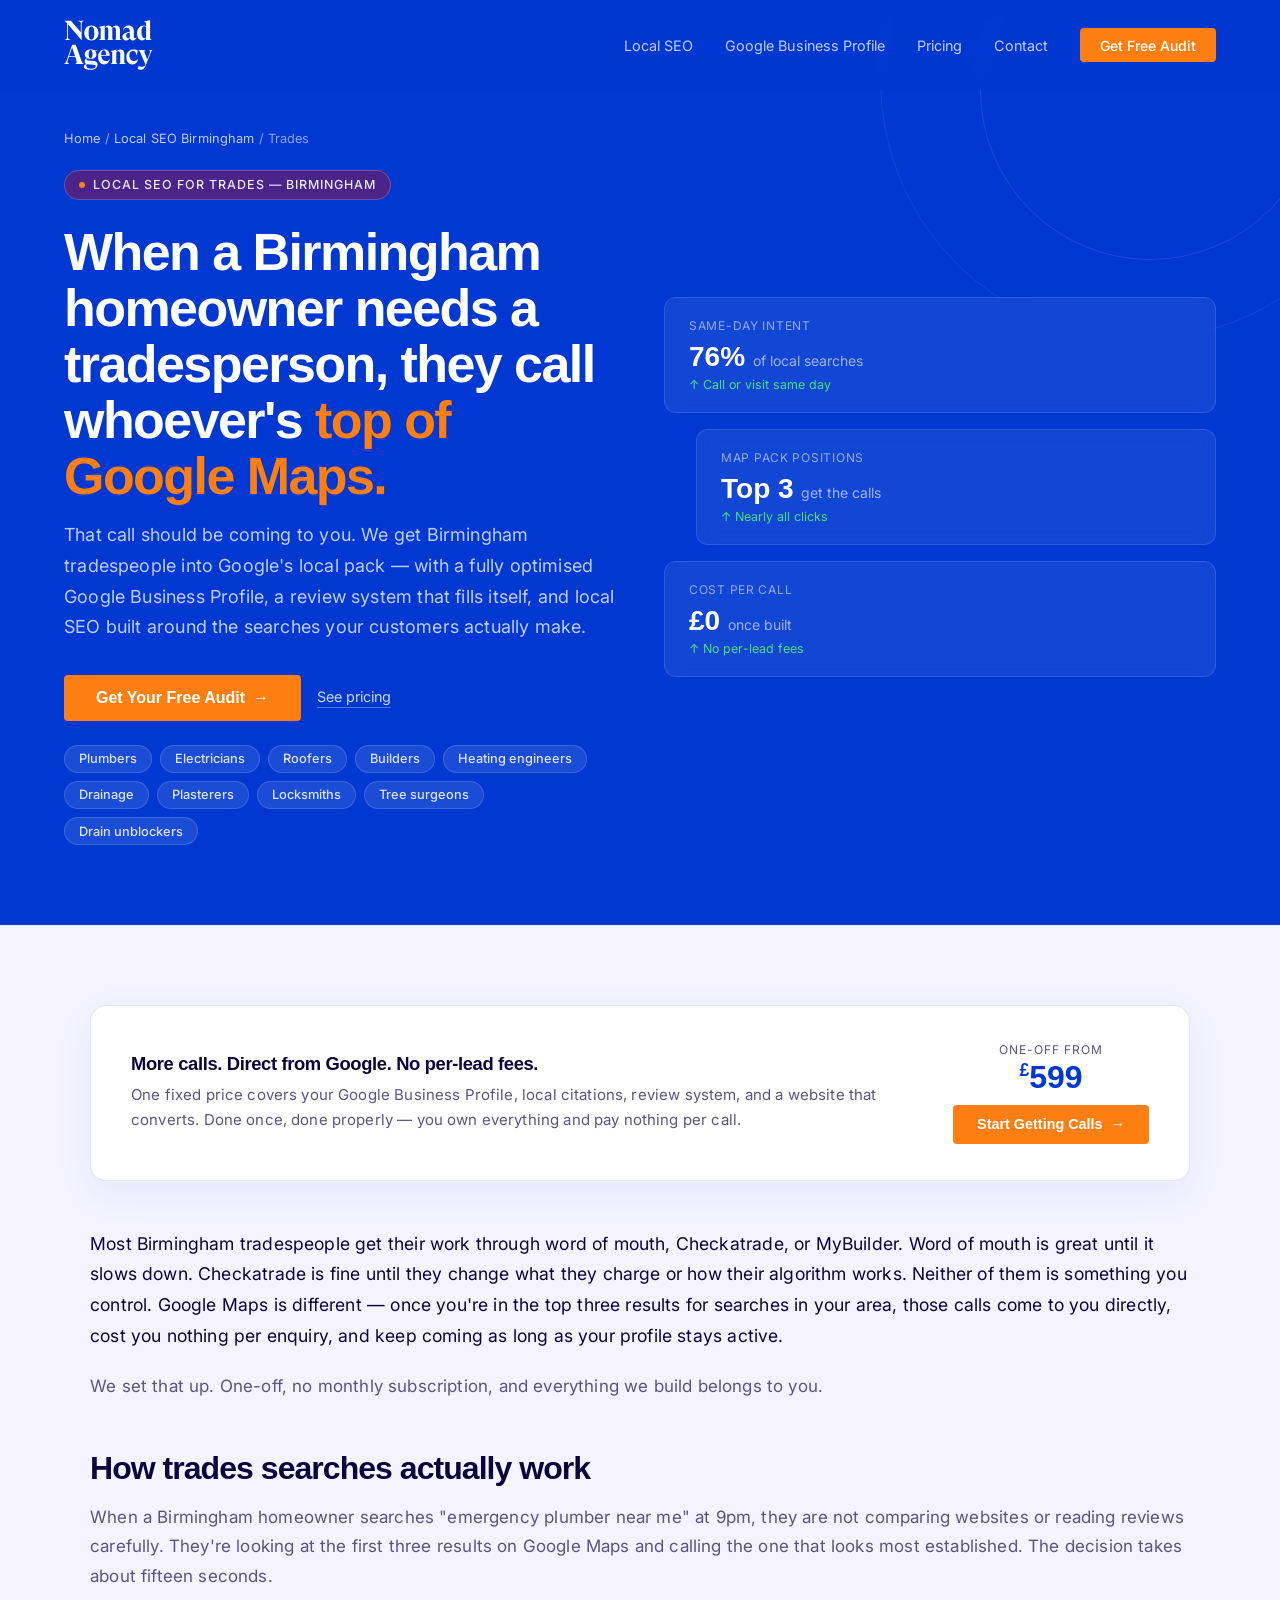
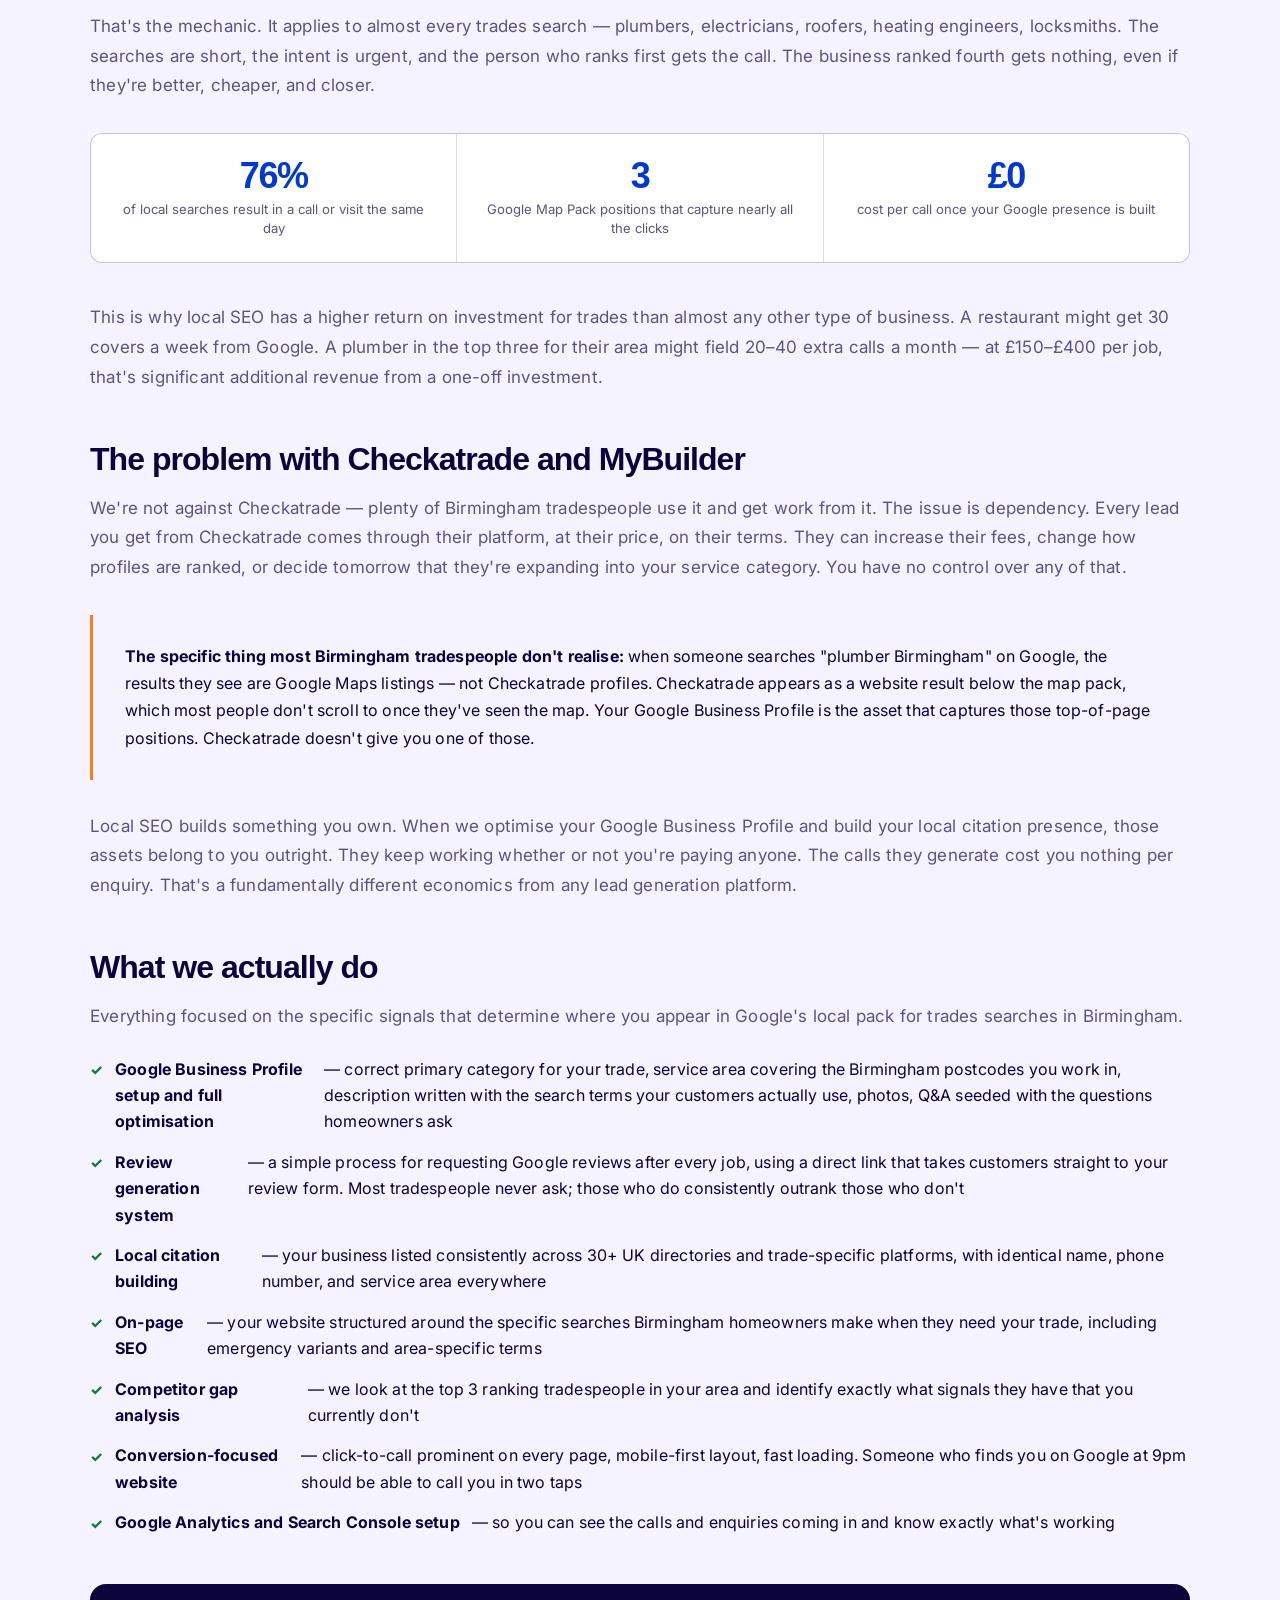
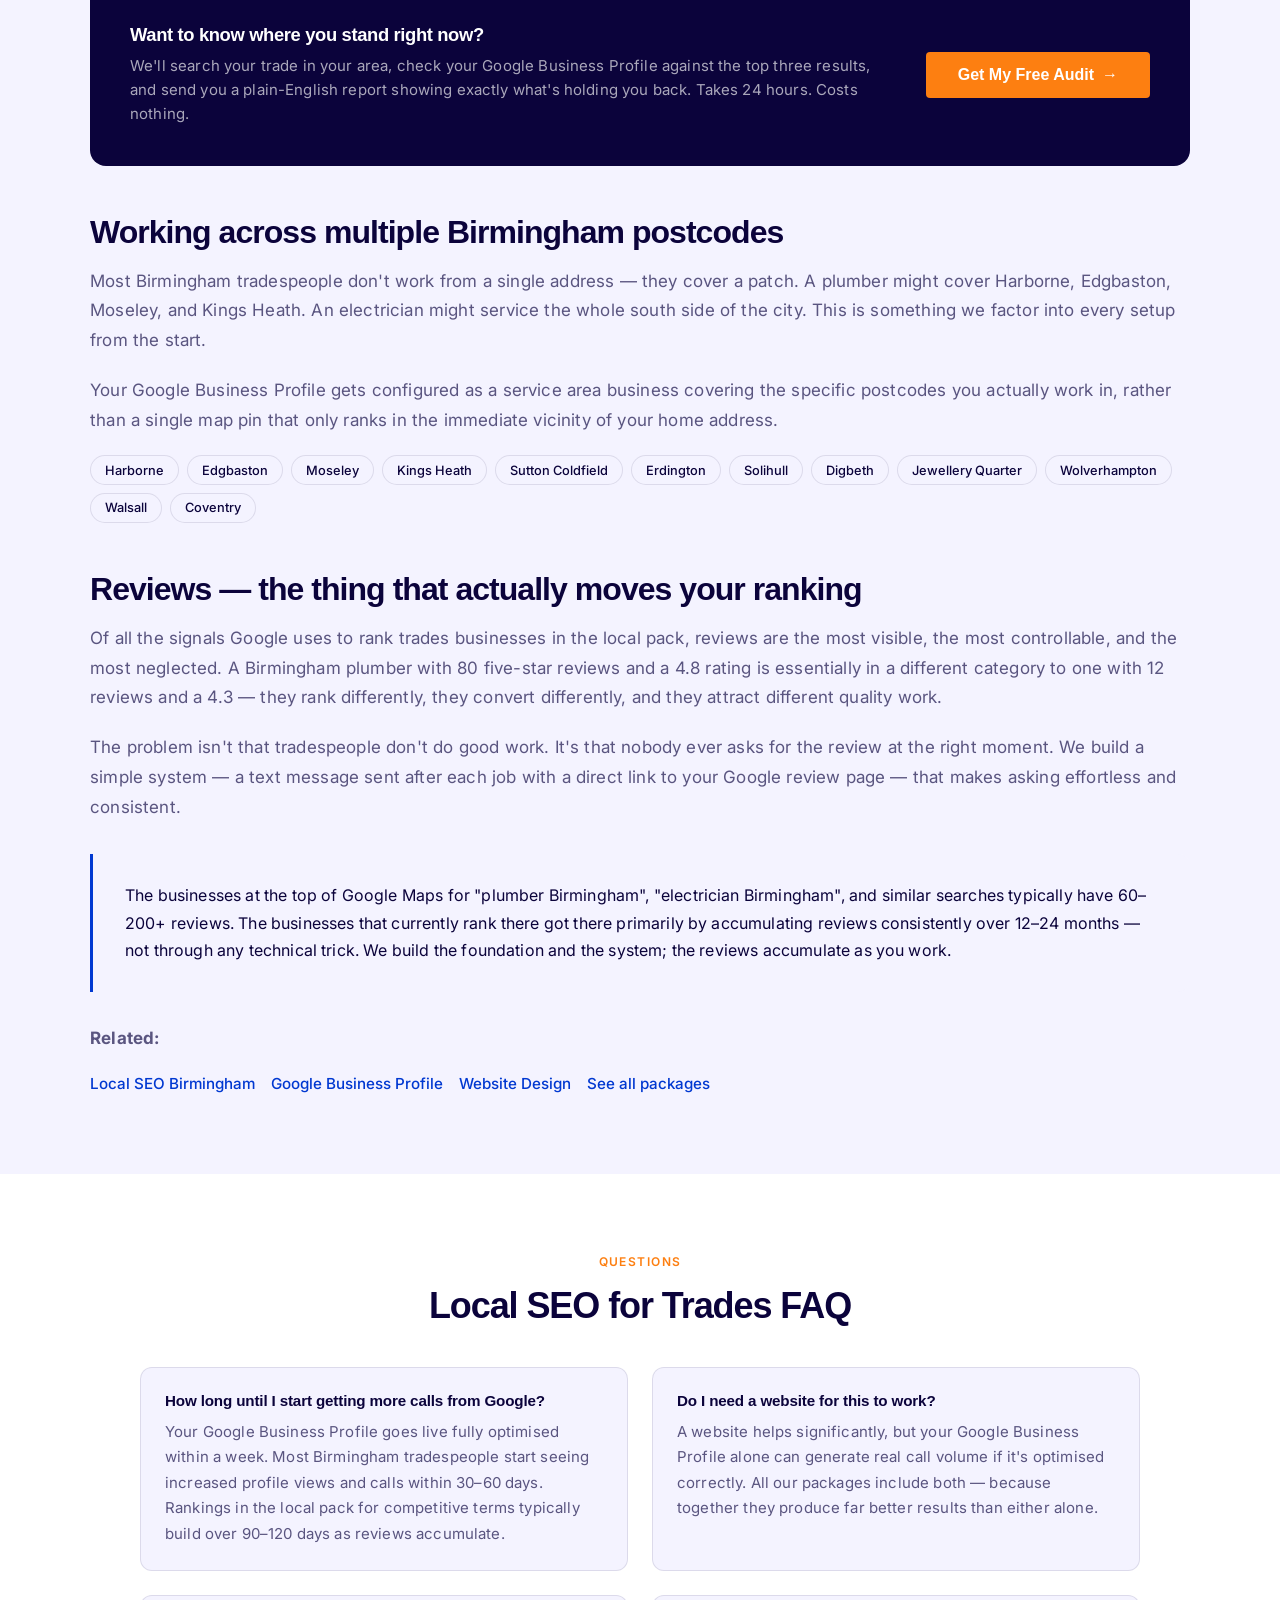
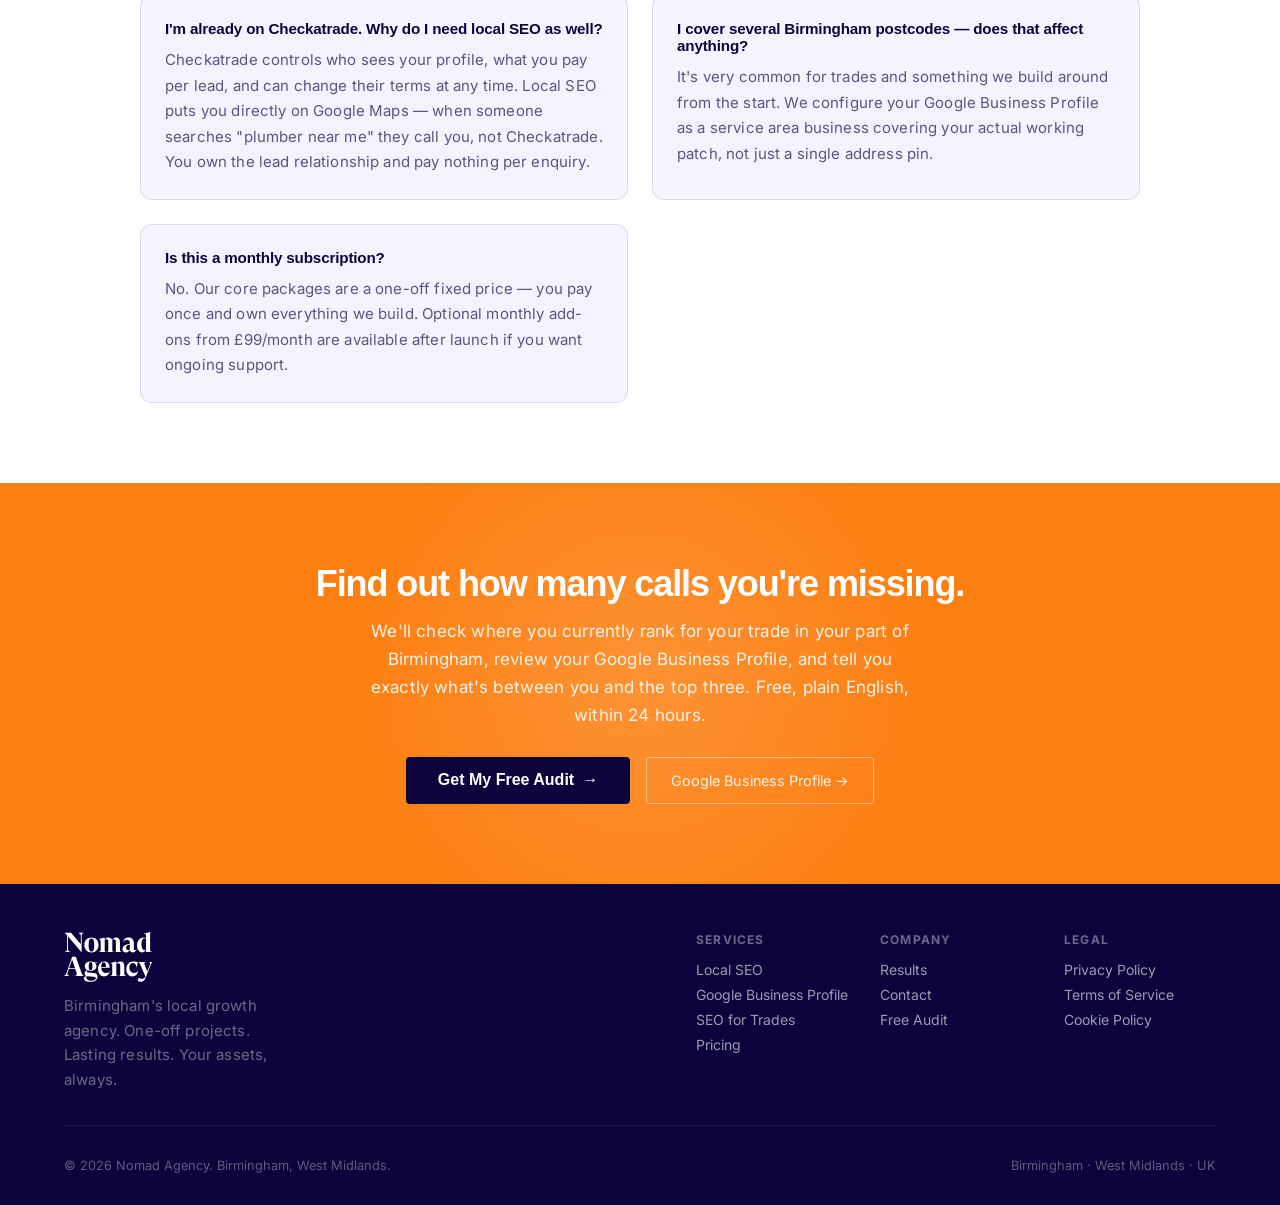
<file: local-seo-trades-birmingham/index.html>
<!DOCTYPE html>
<html lang="en">
<head>
<meta charset="UTF-8">
<meta name="viewport" content="width=device-width, initial-scale=1.0">

<!-- Google tag (gtag.js) -->
<script async src="https://www.googletagmanager.com/gtag/js?id=G-6K2HGDKKHW"></script>
<script>
  window.dataLayer = window.dataLayer || [];
  function gtag(){dataLayer.push(arguments);}
  gtag('js', new Date());
  gtag('config', 'G-6K2HGDKKHW');
</script>

<link rel="icon" href="/assets/favicon.svg" type="image/svg+xml">
<link rel="apple-touch-icon" href="/assets/favicon.svg">

<title>Local SEO for Trades Birmingham | Get More Calls | Nomad Agency</title>
<meta name="description" content="Local SEO for Birmingham tradespeople. Get found on Google Maps when customers search for a plumber, electrician or roofer near them. From £599 one-off.">
<meta name="author" content="Nomad Agency">
<meta name="robots" content="index, follow">
<link rel="canonical" href="https://www.nomadagency.co.uk/local-seo-trades-birmingham/">

<meta name="geo.region" content="GB-BIR">
<meta name="geo.placename" content="Birmingham">
<meta name="geo.position" content="52.4862;-1.8904">
<meta name="ICBM" content="52.4862, -1.8904">

<meta property="og:type" content="website">
<meta property="og:url" content="https://www.nomadagency.co.uk/local-seo-trades-birmingham/">
<meta property="og:title" content="Local SEO for Trades Birmingham | Get More Calls | Nomad Agency">
<meta property="og:description" content="Local SEO for Birmingham tradespeople. Get found on Google Maps when customers search for a plumber, electrician or roofer near them. From £599 one-off.">
<meta property="og:image" content="https://www.nomadagency.co.uk/og-image.jpg">
<meta property="og:locale" content="en_GB">
<meta property="og:site_name" content="Nomad Agency">

<meta name="twitter:card" content="summary_large_image">
<meta name="twitter:title" content="Local SEO for Trades Birmingham | Get More Calls | Nomad Agency">
<meta name="twitter:description" content="Local SEO for Birmingham tradespeople. Get found on Google Maps when customers search for a plumber or electrician near them.">
<meta name="twitter:image" content="https://www.nomadagency.co.uk/og-image.jpg">

<script type="application/ld+json">
{
  "@context": "https://schema.org",
  "@type": "Service",
  "name": "Local SEO for Trades Birmingham",
  "description": "Local SEO services for Birmingham tradespeople — plumbers, electricians, roofers, builders and heating engineers. Google Maps ranking, Google Business Profile optimisation, review generation, and citation building to generate more direct calls.",
  "provider": {
    "@type": "LocalBusiness",
    "name": "Nomad Agency",
    "url": "https://www.nomadagency.co.uk"
  },
  "areaServed": [
    { "@type": "City", "name": "Birmingham" },
    { "@type": "City", "name": "Solihull" },
    { "@type": "City", "name": "Wolverhampton" },
    { "@type": "City", "name": "Coventry" },
    { "@type": "City", "name": "Walsall" }
  ],
  "offers": {
    "@type": "Offer",
    "price": "599",
    "priceCurrency": "GBP",
    "description": "One-off local SEO foundation for Birmingham tradespeople — GBP optimisation, citations, review system, on-page SEO"
  },
  "url": "https://www.nomadagency.co.uk/local-seo-trades-birmingham/"
}
</script>

<script type="application/ld+json">
{
  "@context": "https://schema.org",
  "@type": "FAQPage",
  "mainEntity": [
    {
      "@type": "Question",
      "name": "How long until I start getting more calls from Google?",
      "acceptedAnswer": {
        "@type": "Answer",
        "text": "Your Google Business Profile goes live fully optimised within a week. Most Birmingham tradespeople start seeing increased profile views and calls within 30-60 days. Rankings in Google's local pack for competitive terms like 'emergency plumber Birmingham' typically take 90-120 days as reviews accumulate."
      }
    },
    {
      "@type": "Question",
      "name": "Do I need a website for local SEO to work?",
      "acceptedAnswer": {
        "@type": "Answer",
        "text": "A website helps, but your Google Business Profile alone can generate significant call volume if it's set up and optimised correctly. All our packages include both — a conversion-focused website and a fully optimised GBP — because together they produce far better results than either alone."
      }
    },
    {
      "@type": "Question",
      "name": "I'm already on Checkatrade. Why do I need local SEO?",
      "acceptedAnswer": {
        "@type": "Answer",
        "text": "Checkatrade controls who sees your profile, what you pay per lead, and can change their algorithm or pricing at any time. Local SEO puts you on Google Maps directly — when someone searches 'plumber near me' they call you, not Checkatrade. You own the lead relationship and pay nothing per enquiry."
      }
    },
    {
      "@type": "Question",
      "name": "I work across several Birmingham postcodes. Does that affect local SEO?",
      "acceptedAnswer": {
        "@type": "Answer",
        "text": "This is common for trades and it's something we factor in from the start. We set up your Google Business Profile as a service area business covering the specific postcodes you operate in, rather than a single location pin — which means you appear in searches across your whole working area, not just one address."
      }
    },
    {
      "@type": "Question",
      "name": "How important are Google reviews for a tradesperson?",
      "acceptedAnswer": {
        "@type": "Answer",
        "text": "Extremely. A Birmingham plumber with 80 reviews and a 4.8 rating is not competing with one who has 12 reviews — they're in a different conversation entirely. Reviews are the single biggest factor in Google Maps rankings for trades, and most tradespeople have no consistent system for generating them after each job. We build that system for you."
      }
    }
  ]
}
</script>

<script type="application/ld+json">
{
  "@context": "https://schema.org",
  "@type": "BreadcrumbList",
  "itemListElement": [
    {
      "@type": "ListItem",
      "position": 1,
      "name": "Home",
      "item": "https://www.nomadagency.co.uk/"
    },
    {
      "@type": "ListItem",
      "position": 2,
      "name": "Local SEO Birmingham",
      "item": "https://www.nomadagency.co.uk/local-seo-birmingham/"
    },
    {
      "@type": "ListItem",
      "position": 3,
      "name": "Local SEO for Trades Birmingham",
      "item": "https://www.nomadagency.co.uk/local-seo-trades-birmingham/"
    }
  ]
}
</script>

<link rel="preconnect" href="https://fonts.googleapis.com">
<link rel="preconnect" href="https://fonts.gstatic.com" crossorigin>
<link href="https://fonts.googleapis.com/css2?family=Akt:wght@100..900&family=Inter:wght@400;500;600&display=swap" rel="stylesheet">
<link rel="stylesheet" href="/css/styles.css">
</head>
<body>

<div class="site-nav-bar" id="site-nav">
  <a href="/" class="nav-logo" aria-label="Nomad Agency home">
    <img src="/assets/logo.svg" alt="Nomad Agency" width="130" height="73">
  </a>
  <div class="nav-menu" id="nav-menu" role="navigation" aria-label="Main navigation">
    <div class="nav-links">
      <a href="/local-seo-birmingham/">Local SEO</a>
      <a href="/google-business-profile-birmingham/">Google Business Profile</a>
      <a href="/#pricing">Pricing</a>
      <a href="/#contact">Contact</a>
    </div>
    <a href="/audit/" class="nav-cta">Get Free Audit</a>
  </div>
  <button type="button" class="nav-toggle" aria-label="Open menu" aria-expanded="false" aria-controls="nav-menu">
    <span class="nav-toggle-bar" aria-hidden="true"></span>
    <span class="nav-toggle-bar" aria-hidden="true"></span>
    <span class="nav-toggle-bar" aria-hidden="true"></span>
  </button>
</div>

<main>

<section class="service-hero">
  <div class="service-hero-grid">
    <div class="service-hero-content">
      <p class="breadcrumb"><a href="/">Home</a> / <a href="/local-seo-birmingham/">Local SEO Birmingham</a> / Trades</p>
      <div class="hero-tag">Local SEO for Trades — Birmingham</div>
      <h1>When a Birmingham homeowner needs a tradesperson, they call whoever's <em>top of Google Maps.</em></h1>
      <p class="lead">That call should be coming to you. We get Birmingham tradespeople into Google's local pack — with a fully optimised Google Business Profile, a review system that fills itself, and local SEO built around the searches your customers actually make.</p>
      <div class="hero-actions">
        <a href="/audit/" class="btn-primary">Get Your Free Audit</a>
        <a href="/#pricing" class="btn-ghost">See pricing</a>
      </div>
      <div class="trade-tags">
        <span class="trade-tag">Plumbers</span>
        <span class="trade-tag">Electricians</span>
        <span class="trade-tag">Roofers</span>
        <span class="trade-tag">Builders</span>
        <span class="trade-tag">Heating engineers</span>
        <span class="trade-tag">Drainage</span>
        <span class="trade-tag">Plasterers</span>
        <span class="trade-tag">Locksmiths</span>
        <span class="trade-tag">Tree surgeons</span>
        <span class="trade-tag">Drain unblockers</span>
      </div>
    </div>
    <div class="hero-visual">
      <div class="stat-card">
        <div class="label">Same-day intent</div>
        <div class="value">76% <span>of local searches</span></div>
        <div class="trend">↑ Call or visit same day</div>
      </div>
      <div class="stat-card">
        <div class="label">Map Pack positions</div>
        <div class="value">Top 3 <span>get the calls</span></div>
        <div class="trend">↑ Nearly all clicks</div>
      </div>
      <div class="stat-card">
        <div class="label">Cost per call</div>
        <div class="value">£0 <span>once built</span></div>
        <div class="trend">↑ No per-lead fees</div>
      </div>
    </div>
  </div>
</section>

<section class="service-body">
  <div class="inner">

    <div class="quick-summary">
      <div>
        <h3>More calls. Direct from Google. No per-lead fees.</h3>
        <p>One fixed price covers your Google Business Profile, local citations, review system, and a website that converts. Done once, done properly — you own everything and pay nothing per call.</p>
      </div>
      <div class="qs-price">
        <div class="from">One-off from</div>
        <div class="amount"><sup>£</sup>599</div>
        <a href="/#contact" class="btn-primary">Start Getting Calls</a>
      </div>
    </div>

    <div class="service-prose">
      <p class="text-lead">Most Birmingham tradespeople get their work through word of mouth, Checkatrade, or MyBuilder. Word of mouth is great until it slows down. Checkatrade is fine until they change what they charge or how their algorithm works. Neither of them is something you control. Google Maps is different — once you're in the top three results for searches in your area, those calls come to you directly, cost you nothing per enquiry, and keep coming as long as your profile stays active.</p>
      <p>We set that up. One-off, no monthly subscription, and everything we build belongs to you.</p>

      <h2>How trades searches actually work</h2>
      <p>When a Birmingham homeowner searches "emergency plumber near me" at 9pm, they are not comparing websites or reading reviews carefully. They're looking at the first three results on Google Maps and calling the one that looks most established. The decision takes about fifteen seconds.</p>
      <p>That's the mechanic. It applies to almost every trades search — plumbers, electricians, roofers, heating engineers, locksmiths. The searches are short, the intent is urgent, and the person who ranks first gets the call. The business ranked fourth gets nothing, even if they're better, cheaper, and closer.</p>

      <div class="service-stat-strip">
        <div class="stat-item">
          <div class="number">76%</div>
          <div class="label">of local searches result in a call or visit the same day</div>
        </div>
        <div class="stat-item">
          <div class="number">3</div>
          <div class="label">Google Map Pack positions that capture nearly all the clicks</div>
        </div>
        <div class="stat-item">
          <div class="number">£0</div>
          <div class="label">cost per call once your Google presence is built</div>
        </div>
      </div>

      <p>This is why local SEO has a higher return on investment for trades than almost any other type of business. A restaurant might get 30 covers a week from Google. A plumber in the top three for their area might field 20–40 extra calls a month — at £150–£400 per job, that's significant additional revenue from a one-off investment.</p>

      <h2>The problem with Checkatrade and MyBuilder</h2>
      <p>We're not against Checkatrade — plenty of Birmingham tradespeople use it and get work from it. The issue is dependency. Every lead you get from Checkatrade comes through their platform, at their price, on their terms. They can increase their fees, change how profiles are ranked, or decide tomorrow that they're expanding into your service category. You have no control over any of that.</p>

      <div class="service-inline-callout">
        <p><strong>The specific thing most Birmingham tradespeople don't realise:</strong> when someone searches "plumber Birmingham" on Google, the results they see are Google Maps listings — not Checkatrade profiles. Checkatrade appears as a website result below the map pack, which most people don't scroll to once they've seen the map. Your Google Business Profile is the asset that captures those top-of-page positions. Checkatrade doesn't give you one of those.</p>
      </div>

      <p>Local SEO builds something you own. When we optimise your Google Business Profile and build your local citation presence, those assets belong to you outright. They keep working whether or not you're paying anyone. The calls they generate cost you nothing per enquiry. That's a fundamentally different economics from any lead generation platform.</p>

      <h2>What we actually do</h2>
      <p>Everything focused on the specific signals that determine where you appear in Google's local pack for trades searches in Birmingham.</p>

      <ul class="service-check-list">
        <li><strong>Google Business Profile setup and full optimisation</strong> — correct primary category for your trade, service area covering the Birmingham postcodes you work in, description written with the search terms your customers actually use, photos, Q&amp;A seeded with the questions homeowners ask</li>
        <li><strong>Review generation system</strong> — a simple process for requesting Google reviews after every job, using a direct link that takes customers straight to your review form. Most tradespeople never ask; those who do consistently outrank those who don't</li>
        <li><strong>Local citation building</strong> — your business listed consistently across 30+ UK directories and trade-specific platforms, with identical name, phone number, and service area everywhere</li>
        <li><strong>On-page SEO</strong> — your website structured around the specific searches Birmingham homeowners make when they need your trade, including emergency variants and area-specific terms</li>
        <li><strong>Competitor gap analysis</strong> — we look at the top 3 ranking tradespeople in your area and identify exactly what signals they have that you currently don't</li>
        <li><strong>Conversion-focused website</strong> — click-to-call prominent on every page, mobile-first layout, fast loading. Someone who finds you on Google at 9pm should be able to call you in two taps</li>
        <li><strong>Google Analytics and Search Console setup</strong> — so you can see the calls and enquiries coming in and know exactly what's working</li>
      </ul>

      <div class="service-mid-cta">
        <div>
          <h3>Want to know where you stand right now?</h3>
          <p>We'll search your trade in your area, check your Google Business Profile against the top three results, and send you a plain-English report showing exactly what's holding you back. Takes 24 hours. Costs nothing.</p>
        </div>
        <a href="/#contact" class="btn-primary">Get My Free Audit</a>
      </div>

      <h2>Working across multiple Birmingham postcodes</h2>
      <p>Most Birmingham tradespeople don't work from a single address — they cover a patch. A plumber might cover Harborne, Edgbaston, Moseley, and Kings Heath. An electrician might service the whole south side of the city. This is something we factor into every setup from the start.</p>
      <p>Your Google Business Profile gets configured as a service area business covering the specific postcodes you actually work in, rather than a single map pin that only ranks in the immediate vicinity of your home address.</p>

      <div class="area-tags">
        <span>Harborne</span>
        <span>Edgbaston</span>
        <span>Moseley</span>
        <span>Kings Heath</span>
        <span>Sutton Coldfield</span>
        <span>Erdington</span>
        <span>Solihull</span>
        <span>Digbeth</span>
        <span>Jewellery Quarter</span>
        <span>Wolverhampton</span>
        <span>Walsall</span>
        <span>Coventry</span>
      </div>

      <h2>Reviews — the thing that actually moves your ranking</h2>
      <p>Of all the signals Google uses to rank trades businesses in the local pack, reviews are the most visible, the most controllable, and the most neglected. A Birmingham plumber with 80 five-star reviews and a 4.8 rating is essentially in a different category to one with 12 reviews and a 4.3 — they rank differently, they convert differently, and they attract different quality work.</p>
      <p>The problem isn't that tradespeople don't do good work. It's that nobody ever asks for the review at the right moment. We build a simple system — a text message sent after each job with a direct link to your Google review page — that makes asking effortless and consistent.</p>

      <div class="service-inline-callout blue">
        <p>The businesses at the top of Google Maps for "plumber Birmingham", "electrician Birmingham", and similar searches typically have 60–200+ reviews. The businesses that currently rank there got there primarily by accumulating reviews consistently over 12–24 months — not through any technical trick. We build the foundation and the system; the reviews accumulate as you work.</p>
      </div>

      <p><strong>Related:</strong></p>
      <div class="related-links">
        <a href="/local-seo-birmingham/">Local SEO Birmingham</a>
        <a href="/google-business-profile-birmingham/">Google Business Profile</a>
        <a href="/#services">Website Design</a>
        <a href="/#pricing">See all packages</a>
      </div>
    </div>
  </div>
</section>

<section class="service-faq">
  <div class="service-faq-head">
    <div class="section-label">Questions</div>
    <h2>Local SEO for Trades FAQ</h2>
  </div>
  <div class="faq-grid">
    <div class="faq-item">
      <h4>How long until I start getting more calls from Google?</h4>
      <p>Your Google Business Profile goes live fully optimised within a week. Most Birmingham tradespeople start seeing increased profile views and calls within 30–60 days. Rankings in the local pack for competitive terms typically build over 90–120 days as reviews accumulate.</p>
    </div>
    <div class="faq-item">
      <h4>Do I need a website for this to work?</h4>
      <p>A website helps significantly, but your Google Business Profile alone can generate real call volume if it's optimised correctly. All our packages include both — because together they produce far better results than either alone.</p>
    </div>
    <div class="faq-item">
      <h4>I'm already on Checkatrade. Why do I need local SEO as well?</h4>
      <p>Checkatrade controls who sees your profile, what you pay per lead, and can change their terms at any time. Local SEO puts you directly on Google Maps — when someone searches "plumber near me" they call you, not Checkatrade. You own the lead relationship and pay nothing per enquiry.</p>
    </div>
    <div class="faq-item">
      <h4>I cover several Birmingham postcodes — does that affect anything?</h4>
      <p>It's very common for trades and something we build around from the start. We configure your Google Business Profile as a service area business covering your actual working patch, not just a single address pin.</p>
    </div>
    <div class="faq-item">
      <h4>Is this a monthly subscription?</h4>
      <p>No. Our core packages are a one-off fixed price — you pay once and own everything we build. Optional monthly add-ons from £99/month are available after launch if you want ongoing support.</p>
    </div>
  </div>
</section>

<section class="service-cta service-cta--accent">
  <h2>Find out how many calls you're missing.</h2>
  <p>We'll check where you currently rank for your trade in your part of Birmingham, review your Google Business Profile, and tell you exactly what's between you and the top three. Free, plain English, within 24 hours.</p>
  <div class="btn-row">
    <a href="/#contact" class="btn-dark">Get My Free Audit</a>
    <a href="/google-business-profile-birmingham/" class="btn-ghost">Google Business Profile →</a>
  </div>
</section>

</main>

<footer role="contentinfo">
  <div class="footer-top">
    <div class="footer-brand">
      <a href="/" class="footer-logo" aria-label="Nomad Agency home">
        <img src="/assets/logo.svg" alt="Nomad Agency" width="130" height="73">
      </a>
      <p>Birmingham's local growth agency. One-off projects. Lasting results. Your assets, always.</p>
    </div>
    <div class="footer-links">
      <div class="footer-col">
        <h5>Services</h5>
        <a href="/local-seo-birmingham/">Local SEO</a>
        <a href="/google-business-profile-birmingham/">Google Business Profile</a>
        <a href="/local-seo-trades-birmingham/">SEO for Trades</a>
        <a href="/#pricing">Pricing</a>
      </div>
      <div class="footer-col">
        <h5>Company</h5>
        <a href="/#results">Results</a>
        <a href="/#contact">Contact</a>
        <a href="/#contact">Free Audit</a>
      </div>
      <div class="footer-col">
        <h5>Legal</h5>
        <a href="#">Privacy Policy</a>
        <a href="#">Terms of Service</a>
        <a href="#">Cookie Policy</a>
      </div>
    </div>
  </div>
  <div class="footer-bottom">
    <span>© 2026 Nomad Agency. Birmingham, West Midlands.</span>
    <span>Birmingham · West Midlands · UK</span>
  </div>
</footer>

<script>
document.querySelectorAll('.service-feature-card,.service-callout,.faq-item,.service-areas,.quick-summary,.service-mid-cta,.service-stat-strip').forEach((el,i)=>{
  el.style.opacity='0';
  el.style.transform='translateY(16px)';
  el.style.transition=`opacity 0.5s ease ${i%6*0.08}s, transform 0.5s ease ${i%6*0.08}s`;
});
const fadeObserver=new IntersectionObserver(entries=>{
  entries.forEach(e=>{
    if(e.isIntersecting){
      e.target.style.opacity='1';
      e.target.style.transform='translateY(0)';
    }
  });
},{threshold:0.12});
document.querySelectorAll('.service-feature-card,.service-callout,.faq-item,.service-areas,.quick-summary,.service-mid-cta,.service-stat-strip').forEach(el=>fadeObserver.observe(el));
</script>
<script src="/js/nav.js"></script>
</body>
</html>
</file>
<file: css/styles.css>
*,*::before,*::after{margin:0;padding:0;box-sizing:border-box}
:root{
  --blue:#0038d1;
  --orange:#fd7f11;
  --navy:#0b033b;
  --white:#ffffff;
  --off:#f4f3ff;
  --light-blue:#e8eeff;
  --text:#0b033b;
  --muted:#5a5580;
  --border:rgba(11,3,59,0.1);
  --font-body:'Inter',system-ui,sans-serif;
  --font-display:'Akt',sans-serif;
}
html{scroll-behavior:smooth}
body{
  font-family:var(--font-body);font-size:1.0625rem;
  color:var(--text);background:var(--white);
  overflow-x:hidden;
  -webkit-font-smoothing:antialiased;
  -moz-osx-font-smoothing:grayscale;
}
p,li,label,input,select,textarea{
  font-family:var(--font-body);
  font-size:1.0625rem;
  line-height:1.7;
  letter-spacing:0.01em;
}
h1,h2,h3,h4,.syne{font-family:var(--font-display);letter-spacing:normal}

/* NAV */
.site-nav-bar{
  position:fixed;top:0;left:0;right:0;z-index:100;
  display:flex;align-items:center;justify-content:space-between;
  padding:1.25rem 5%;
}
.site-nav-bar::before{
  content:'';position:absolute;inset:0;
  background:rgba(0,56,209,0.97);
  backdrop-filter:blur(8px);
  z-index:-1;
}
.nav-logo{
  display:flex;align-items:center;
  text-decoration:none;line-height:0;
  flex-shrink:0;position:relative;z-index:110;
}
.nav-logo img{
  height:50px;width:auto;
  display:block;
  filter:brightness(0) invert(1);
}
.nav-links{display:flex;align-items:center;gap:2rem}
.nav-links a{color:rgba(255,255,255,0.75);text-decoration:none;font-size:0.9rem;font-weight:400;transition:color 0.2s}
.nav-links a:hover{color:#fff}
.nav-menu{
  display:flex;align-items:center;gap:2rem;
  position:relative;z-index:1;
}
.nav-toggle{
  display:none;flex-direction:column;justify-content:center;
  gap:5px;width:44px;height:44px;padding:0;
  background:transparent;border:none;cursor:pointer;
  z-index:110;flex-shrink:0;
}
.nav-toggle-bar{
  display:block;width:22px;height:2px;
  background:#fff;border-radius:2px;
  transition:transform 0.25s ease,opacity 0.25s ease;
  margin:0 auto;
}
nav.is-open .nav-toggle-bar:nth-child(1),
.site-nav-bar.is-open .nav-toggle-bar:nth-child(1){transform:translateY(7px) rotate(45deg)}
nav.is-open .nav-toggle-bar:nth-child(2),
.site-nav-bar.is-open .nav-toggle-bar:nth-child(2){opacity:0}
nav.is-open .nav-toggle-bar:nth-child(3),
.site-nav-bar.is-open .nav-toggle-bar:nth-child(3){transform:translateY(-7px) rotate(-45deg)}
.nav-cta{
  background:var(--orange);color:#fff;
  padding:0.55rem 1.25rem;border-radius:4px;
  font-weight:500;font-size:0.875rem;text-decoration:none;
  transition:background 0.2s,transform 0.1s;
}
.nav-cta:hover{background:#e06c00;transform:translateY(-1px)}

/* HERO */
.hero{
  background:var(--blue);
  min-height:100vh;
  display:grid;
  grid-template-columns:1fr 1fr;
  align-items:center;
  padding:8rem 5% 5rem;
  position:relative;
  overflow:hidden;
}
.hero::before{
  content:'';position:absolute;
  top:-200px;right:-200px;
  width:600px;height:600px;
  border-radius:50%;
  border:1px solid rgba(255,255,255,0.06);
}
.hero::after{
  content:'';position:absolute;
  top:-100px;right:-100px;
  width:400px;height:400px;
  border-radius:50%;
  border:1px solid rgba(255,255,255,0.08);
}
.hero-tag{
  display:inline-flex;align-items:center;gap:0.5rem;
  background:rgb(212 0 0 / 35%);
  color:rgba(255,255,255,0.9);
  font-size:0.78rem;font-weight:500;letter-spacing:0.08em;text-transform:uppercase;
  padding:0.4rem 0.875rem;border-radius:100px;
  border:1px solid rgba(255,255,255,0.2);
  margin-bottom:1.5rem;
  width:fit-content;
}
.hero-tag::before{content:'';width:6px;height:6px;background:var(--orange);border-radius:50%;display:inline-block}
.hero h1{
  font-size:clamp(2.6rem,5vw,5rem);
  font-weight:800;
  color:#fff;
  line-height:1.05;
  letter-spacing:-0.03em;
  margin-bottom:1.25rem;
}
.hero h1 em{font-style:normal;color:var(--orange)}
.hero-sub{
  color:rgba(255,255,255,0.7);
  font-size:1.175rem;
  line-height:1.65;
  max-width:480px;
  margin-bottom:2rem;
}
.hero-actions{display:flex;align-items:center;gap:1rem;flex-wrap:wrap}
.btn-primary{
  background:var(--orange);color:#fff;
  padding:0.875rem 2rem;border-radius:4px;
  font-weight:600;font-size:1rem;font-family:var(--font-display);
  text-decoration:none;display:inline-flex;align-items:center;gap:0.5rem;
  transition:background 0.2s,transform 0.15s;
  border:none;cursor:pointer;
}
.btn-primary:hover{background:#e06c00;transform:translateY(-2px)}
.btn-primary::after{content:'→'}
.btn-ghost{
  color:rgba(255,255,255,0.8);font-size:0.9rem;
  text-decoration:none;font-weight:400;
  border-bottom:1px solid rgba(255,255,255,0.3);
  padding-bottom:2px;
  transition:color 0.2s,border-color 0.2s;
}
.btn-ghost:hover{color:#fff;border-color:rgba(255,255,255,0.8)}
.hero-proof{
  display:flex;align-items:center;gap:1rem;
  margin-top:2.5rem;
  padding-top:2rem;
  border-top:1px solid rgba(255,255,255,0.1);
}
.proof-avatars{display:flex}
.proof-avatars span{
  width:36px;height:36px;border-radius:50%;
  background:var(--navy);border:2px solid var(--blue);
  display:flex;align-items:center;justify-content:center;
  font-size:0.7rem;font-weight:600;color:#fff;
  margin-left:-10px;font-family:var(--font-display);
}
.proof-avatars span:first-child{margin-left:0}
.proof-text{font-size:0.82rem;color:rgba(255,255,255,0.65);line-height:1.4}
.proof-text strong{color:#fff;display:block;font-weight:500}
.hero-visual{
  position:relative;display:flex;flex-direction:column;gap:1rem;
  padding-left:3rem;
  z-index:1;
}
.stat-card{
  background:rgba(255,255,255,0.07);
  border:1px solid rgba(255,255,255,0.12);
  border-radius:12px;padding:1.25rem 1.5rem;
  backdrop-filter:blur(10px);
  animation:float 6s ease-in-out infinite;
}
.stat-card:nth-child(2){animation-delay:-2s;margin-left:2rem}
.stat-card:nth-child(3){animation-delay:-4s}
@keyframes float{0%,100%{transform:translateY(0)}50%{transform:translateY(-8px)}}
.stat-card .label{font-size:0.75rem;color:rgba(255,255,255,0.55);text-transform:uppercase;letter-spacing:0.06em;margin-bottom:0.5rem}
.stat-card .value{font-family:var(--font-display);font-size:1.75rem;font-weight:800;color:#fff}
.stat-card .value span{font-size:0.875rem;color:rgba(255,255,255,0.6);font-weight:400;font-family:var(--font-body)}
.stat-card .trend{font-size:0.78rem;color:#4ade80;margin-top:0.25rem}

/* LOGO BAR */
.logo-bar{
  background:var(--navy);
  padding:1.5rem 5%;
  overflow:hidden;
}
.logo-bar-inner{
  display:flex;align-items:center;gap:3rem;
  animation:scroll-logos 20s linear infinite;
  width:max-content;
}
@keyframes scroll-logos{0%{transform:translateX(0)}100%{transform:translateX(-50%)}}
.logo-item{
  font-family:var(--font-display);font-weight:700;
  font-size:0.8rem;letter-spacing:0.1em;text-transform:uppercase;
  color:rgba(255,255,255,0.35);white-space:nowrap;
}
.logo-dot{color:var(--orange);margin:0 0.25rem}

/* PROBLEM SECTION */
.problem{
  padding:6rem 5%;
  background:var(--off);
}
.section-label{
  font-size:0.75rem;font-weight:600;letter-spacing:0.12em;text-transform:uppercase;
  color:var(--orange);margin-bottom:1rem;
}
.problem h2{
  font-size:clamp(2rem,4vw,3rem);font-weight:800;
  letter-spacing:-0.03em;line-height:1.1;
  margin-bottom:1rem;max-width:700px;
}
.problem-grid{
  display:grid;grid-template-columns:repeat(3,1fr);
  gap:1.5rem;margin-top:3.5rem;
}
.problem-card{
  background:#fff;border-radius:12px;
  padding:2rem;border:1px solid var(--border);
  position:relative;overflow:hidden;
  transition:transform 0.2s,box-shadow 0.2s;
}
.problem-card:hover{transform:translateY(-4px);box-shadow:0 20px 60px rgba(0,56,209,0.1)}
.problem-card::before{
  content:'';position:absolute;top:0;left:0;right:0;height:3px;
  background:var(--blue);
}
.problem-card.accent::before{background:var(--orange)}
.problem-card .icon{
  width:44px;height:44px;background:var(--light-blue);border-radius:8px;
  display:flex;align-items:center;justify-content:center;
  margin-bottom:1rem;font-size:1.25rem;
}
.problem-card h3{font-size:1.1rem;font-weight:700;margin-bottom:0.5rem;letter-spacing:-0.02em}
.problem-card p{font-size:1rem;color:var(--muted);line-height:1.65}

/* HOW IT WORKS */
.how{padding:6rem 5%;background:#fff}
.steps{display:grid;grid-template-columns:repeat(4,1fr);gap:2rem;margin-top:4rem;position:relative}
.steps::before{
  content:'';position:absolute;top:28px;left:calc(12.5% + 28px);right:calc(12.5% + 28px);
  height:1px;background:var(--border);z-index:0;
}
.step{text-align:center;position:relative;z-index:1}
.step-num{
  width:56px;height:56px;border-radius:50%;
  background:var(--blue);color:#fff;
  font-family:var(--font-display);font-weight:800;font-size:1.1rem;
  display:flex;align-items:center;justify-content:center;
  margin:0 auto 1.25rem;
}
.step:nth-child(2) .step-num{background:var(--orange)}
.step:nth-child(3) .step-num{background:var(--navy)}
.step:nth-child(4) .step-num{background:var(--blue)}
.step h3{font-size:1rem;font-weight:700;margin-bottom:0.5rem}
.step p{font-size:0.9375rem;color:var(--muted);line-height:1.65}

/* PRICING */
.pricing{
  padding:6rem 5%;
  background:var(--navy);
  position:relative;overflow:hidden;
}
.pricing::before{
  content:'';position:absolute;
  bottom:-300px;left:-200px;
  width:700px;height:700px;
  border-radius:50%;
  background:radial-gradient(circle,rgba(0,56,209,0.4) 0%,transparent 70%);
}
.pricing .section-label{color:var(--orange)}
.pricing h2{
  font-size:clamp(2rem,4vw,3rem);font-weight:800;
  letter-spacing:-0.03em;line-height:1.1;
  color:#fff;margin-bottom:0.75rem;
}
.pricing-sub{color:rgba(255,255,255,0.6);font-size:1.0625rem;margin-bottom:3.5rem;max-width:500px}
.pricing-grid{
  display:grid;grid-template-columns:repeat(3,1fr);
  gap:1.5rem;position:relative;z-index:1;
}
.price-card{
  background:rgba(255,255,255,0.04);
  border:1px solid rgba(255,255,255,0.1);
  border-radius:16px;padding:2.5rem 2rem;
  transition:transform 0.2s;
  position:relative;
}
.price-card:hover{transform:translateY(-4px)}
.price-card.popular{
  background:var(--blue);
  border-color:rgba(255,255,255,0.25);
  transform:scale(1.02);
}
.price-card.popular:hover{transform:scale(1.02) translateY(-4px)}
.popular-badge{
  position:absolute;top:-1px;left:50%;transform:translateX(-50%);
  background:var(--orange);color:#fff;
  font-size:0.7rem;font-weight:700;letter-spacing:0.1em;text-transform:uppercase;
  padding:0.35rem 1.25rem;border-radius:0 0 8px 8px;
  white-space:nowrap;
}
.plan-name{
  font-family:var(--font-display);font-weight:700;font-size:1rem;
  letter-spacing:0.05em;text-transform:uppercase;
  color:rgba(255,255,255,0.6);margin-bottom:1rem;
}
.plan-price{
  font-family:var(--font-display);font-weight:800;
  font-size:3.25rem;letter-spacing:-0.04em;
  color:#fff;line-height:1;margin-bottom:0.25rem;
}
.plan-price sup{font-size:1.25rem;vertical-align:super}
.plan-price sub{font-size:0.875rem;font-weight:400;color:rgba(255,255,255,0.5)}
.plan-tagline{color:rgba(255,255,255,0.55);font-size:0.9375rem;margin-bottom:2rem;padding-bottom:2rem;border-bottom:1px solid rgba(255,255,255,0.1)}
.plan-features{list-style:none;display:flex;flex-direction:column;gap:0.75rem;margin-bottom:2rem}
.plan-features li{
  display:flex;align-items:flex-start;gap:0.625rem;
  font-size:0.9375rem;color:rgba(255,255,255,0.8);line-height:1.45;
}
.plan-features li::before{
  content:'✓';
  color:var(--orange);font-weight:700;
  font-size:0.875rem;flex-shrink:0;margin-top:0.05rem;
}
.plan-features li.x::before{content:'–';color:rgba(255,255,255,0.3)}
.plan-features li.x{color:rgba(255,255,255,0.35)}
.plan-cta{
  display:block;text-align:center;
  padding:0.875rem;border-radius:6px;
  font-family:var(--font-display);font-weight:700;font-size:0.925rem;
  text-decoration:none;transition:all 0.2s;
  border:1.5px solid rgba(255,255,255,0.25);
  color:#fff;
}
.plan-cta:hover{background:rgba(255,255,255,0.1)}
.price-card.popular .plan-cta{background:var(--orange);border-color:var(--orange)}
.price-card.popular .plan-cta:hover{background:#e06c00}

/* RETAINER ADD-ON STRIP */
.retainer-strip{
  background:linear-gradient(135deg,rgba(255,255,255,0.07) 0%,rgba(253,127,17,0.1) 100%);
  border:1.5px solid rgba(253,127,17,0.3);
  border-radius:16px;
  padding:2.5rem;
  margin-top:3rem;
  position:relative;z-index:1;
  display:grid;
  grid-template-columns:1fr auto;
  gap:2rem;
  align-items:center;
  box-shadow:0 12px 40px rgba(0,0,0,0.2);
}
.retainer-strip::before{
  content:'Optional add-on';
  position:absolute;top:-0.65rem;left:1.5rem;
  background:var(--orange);color:#fff;
  font-size:0.65rem;font-weight:700;letter-spacing:0.1em;text-transform:uppercase;
  padding:0.3rem 0.75rem;border-radius:100px;
}
.retainer-strip h3{
  font-size:1.15rem;font-weight:800;color:#fff;
  letter-spacing:-0.02em;margin-bottom:0.5rem;line-height:1.35;
}
.retainer-strip p{color:rgba(255,255,255,0.7);font-size:0.9375rem;line-height:1.65;max-width:520px}
.retainer-strip p strong{color:#fff;font-weight:600}
.retainer-options{display:flex;gap:1rem;flex-wrap:wrap;justify-content:flex-end;align-items:center}
.retainer-pill{
  background:rgba(255,255,255,0.08);
  border:1px solid rgba(255,255,255,0.18);
  border-radius:100px;
  padding:0.625rem 1.35rem;
  text-align:center;white-space:nowrap;
  transition:border-color 0.2s,background 0.2s;
}
.retainer-pill .r-price{
  font-family:var(--font-display);font-weight:800;
  color:#fff;font-size:1.1rem;display:block;
}
.retainer-pill .r-label{
  font-size:0.72rem;color:rgba(255,255,255,0.55);
  text-transform:uppercase;letter-spacing:0.06em;
}
.retainer-pill.featured{
  background:var(--orange);border-color:var(--orange);
  box-shadow:0 4px 24px rgba(253,127,17,0.35);
}
.retainer-pill.featured .r-label{color:rgba(255,255,255,0.85)}

/* RESULTS */
.results{padding:6rem 5%;background:var(--off)}
.results-grid{display:grid;grid-template-columns:1fr 1fr;gap:5rem;align-items:center}
.results-stats{display:grid;grid-template-columns:1fr 1fr;gap:1.5rem}
.result-stat{
  background:#fff;border-radius:12px;padding:1.75rem;
  border:1px solid var(--border);
}
.result-stat .number{
  font-family:var(--font-display);font-size:2.75rem;font-weight:800;
  color:var(--blue);letter-spacing:-0.04em;line-height:1;margin-bottom:0.25rem;
}
.result-stat .label{font-size:0.85rem;color:var(--muted);line-height:1.4}
.results-text h2{
  font-size:clamp(1.75rem,3vw,2.5rem);font-weight:800;
  letter-spacing:-0.03em;line-height:1.15;
  margin-bottom:1rem;
}
.results-text p{font-size:1.025rem;color:var(--muted);line-height:1.7;margin-bottom:1.5rem}
.result-list{list-style:none;display:flex;flex-direction:column;gap:0.75rem;margin-bottom:2rem}
.result-list li{
  display:flex;align-items:flex-start;gap:0.75rem;
  font-size:1rem;color:var(--text);line-height:1.55;
}
.result-list li::before{
  content:'';width:8px;height:8px;border-radius:50%;
  background:var(--orange);flex-shrink:0;margin-top:0.35rem;
}

/* FAQ */
.faq{padding:6rem 5%;background:#fff}
.faq-grid{display:grid;grid-template-columns:1fr 1fr;gap:1.5rem;margin-top:3.5rem}
.faq-item{
  border:1px solid var(--border);border-radius:10px;
  padding:1.5rem;transition:border-color 0.2s;
}
.faq-item:hover{border-color:var(--blue)}
.faq-item h4{font-size:0.95rem;font-weight:700;margin-bottom:0.625rem;letter-spacing:-0.01em}
.faq-item p{font-size:0.9375rem;color:var(--muted);line-height:1.7}

/* CONTACT */
.contact{
  padding:6rem 5%;
  background:var(--blue);
  display:grid;grid-template-columns:1fr 1fr;gap:5rem;align-items:start;
}
.contact-text h2{
  font-size:clamp(2rem,3.5vw,3rem);font-weight:800;
  color:#fff;letter-spacing:-0.03em;line-height:1.1;
  margin-bottom:1rem;
}
.contact-text p{color:rgba(255,255,255,0.7);font-size:1.0625rem;line-height:1.7;margin-bottom:2rem}
.contact-details{display:flex;flex-direction:column;gap:1rem}
.contact-item{
  display:flex;align-items:center;gap:0.875rem;
  color:rgba(255,255,255,0.8);font-size:0.9375rem;
}
.contact-item a{
  color:inherit;text-decoration:none;
  transition:color 0.2s;
}
.contact-item a:hover{color:#fff}
.contact-icon{
  width:36px;height:36px;background:rgba(255,255,255,0.1);
  border-radius:8px;display:flex;align-items:center;justify-content:center;
  font-size:1rem;flex-shrink:0;
}
.contact-form{
  background:rgba(255,255,255,0.06);
  border:1px solid rgba(255,255,255,0.15);
  border-radius:16px;padding:2.5rem;
  position:relative;
}
.form-honey{
  position:absolute;left:-9999px;width:1px;height:1px;
  opacity:0;pointer-events:none;
}
.form-row{display:grid;grid-template-columns:1fr 1fr;gap:1rem}
.form-group{margin-bottom:1.25rem}
.form-group label{
  display:block;font-size:0.8rem;font-weight:500;
  color:rgba(255,255,255,0.65);margin-bottom:0.4rem;
  letter-spacing:0.03em;text-transform:uppercase;
}
.form-group label .req{color:var(--orange);font-weight:700}
.form-group input,
.form-group select,
.form-group textarea{
  width:100%;padding:0.75rem 1rem;
  background:rgba(255,255,255,0.08);
  border:1px solid rgba(255,255,255,0.15);
  border-radius:6px;color:#fff;font-size:1rem;
  font-family:var(--font-body);
  transition:border-color 0.2s,background 0.2s;
  outline:none;
}
.form-group input::placeholder,
.form-group textarea::placeholder{color:rgba(255,255,255,0.35)}
.form-group select option{background:var(--navy);color:#fff}
.form-group input:focus,
.form-group select:focus,
.form-group textarea:focus{
  border-color:rgba(255,255,255,0.4);
  background:rgba(255,255,255,0.12);
}
.form-group input:user-invalid,
.form-group select:user-invalid,
.form-group textarea:user-invalid{
  border-color:rgba(231,76,60,0.75);
}
.form-group textarea{min-height:100px;resize:vertical}
.form-submit{
  width:100%;padding:1rem;
  background:var(--orange);color:#fff;
  border:none;border-radius:6px;
  font-family:var(--font-display);font-weight:700;font-size:1rem;
  cursor:pointer;transition:background 0.2s,transform 0.1s;
  display:flex;align-items:center;justify-content:center;gap:0.5rem;
}
.form-submit:hover:not(:disabled){background:#e06c00;transform:translateY(-1px)}
.form-submit:disabled{opacity:0.85;cursor:wait;transform:none}
.form-submit::after{content:'→'}

/* FOOTER */
footer{
  background:var(--navy);
  padding:3rem 5% 2rem;
}
.footer-top{
  display:flex;justify-content:space-between;align-items:start;
  padding-bottom:2rem;border-bottom:1px solid rgba(255,255,255,0.08);
  margin-bottom:2rem;
}
.footer-logo{
  display:inline-block;
  margin-bottom:0.5rem;
  line-height:0;
  text-decoration:none;
}
.footer-logo img{
  height:50px;width:auto;
  display:block;
  filter:brightness(0) invert(1);
}
.footer-brand p{font-size:0.9375rem;color:rgba(255,255,255,0.4);max-width:220px;line-height:1.65}
.footer-links{display:grid;grid-template-columns:repeat(3,1fr);gap:2rem}
.footer-col h5{
  font-size:0.75rem;font-weight:700;letter-spacing:0.1em;
  text-transform:uppercase;color:rgba(255,255,255,0.4);
  margin-bottom:0.875rem;
}
.footer-col a{
  display:block;font-size:0.875rem;color:rgba(255,255,255,0.6);
  text-decoration:none;margin-bottom:0.5rem;
  transition:color 0.2s;
}
.footer-col a:hover{color:#fff}
.footer-bottom{
  display:flex;justify-content:space-between;align-items:center;
  font-size:0.8rem;color:rgba(255,255,255,0.35);
}

/* RESPONSIVE */
@media(max-width:900px){
  .hero{grid-template-columns:1fr;padding-top:7rem}
  .hero-visual{padding-left:0;display:grid;grid-template-columns:repeat(3,1fr);margin-top:3rem}
  .stat-card:nth-child(2){margin-left:0}
  .problem-grid{grid-template-columns:1fr}
  .steps{grid-template-columns:1fr 1fr}
  .pricing-grid{grid-template-columns:1fr;max-width:420px;margin:0 auto}
  .price-card.popular{transform:none}
  .results-grid{grid-template-columns:1fr}
  .faq-grid{grid-template-columns:1fr}
  .contact{grid-template-columns:1fr}
  .footer-top{flex-direction:column;gap:2rem}
  .footer-links{grid-template-columns:1fr 1fr}
  .retainer-strip{
    grid-template-columns:1fr;
    gap:1.75rem;
    align-items:start;
    padding:2rem 1.5rem 1.5rem;
  }
  .retainer-options{
    justify-content:flex-start;
    width:100%;
  }
}
@media(max-width:600px){
  .site-nav-bar::before{
    backdrop-filter:none;
    background:rgba(0,56,209,0.97);
  }
  .nav-toggle{display:flex}
  .nav-menu{
    position:fixed;top:0;left:0;right:0;bottom:0;
    width:100%;min-height:100vh;min-height:100dvh;
    background:rgba(0,56,209,0.98);
    flex-direction:column;justify-content:center;
    align-items:center;gap:2rem;
    padding:5.5rem 5% max(2rem,env(safe-area-inset-bottom));
    padding-top:max(5.5rem,env(safe-area-inset-top));
    overflow-y:auto;-webkit-overflow-scrolling:touch;
    opacity:0;visibility:hidden;
    pointer-events:none;
    transition:opacity 0.25s ease,visibility 0.25s ease;
    z-index:105;
  }
  .site-nav-bar.is-open .nav-menu{
    opacity:1;visibility:visible;pointer-events:auto;
  }
  .nav-links{
    flex-direction:column;align-items:center;gap:1.5rem;
  }
  .nav-links a{
    font-size:1.25rem;font-weight:500;color:rgba(255,255,255,0.9);
  }
  .nav-cta{
    font-size:1rem;padding:0.875rem 2rem;
    margin-top:0.5rem;
  }
  body.nav-open{overflow:hidden}
  .hero-visual{grid-template-columns:1fr;display:flex;flex-direction:column}
  .steps{grid-template-columns:1fr}
  .steps::before{display:none}
  .form-row{grid-template-columns:1fr}
  .results-stats{grid-template-columns:1fr 1fr}
  .footer-links{grid-template-columns:1fr}
  .footer-bottom{flex-direction:column;gap:0.5rem;text-align:center}
  .retainer-strip{
    padding:2rem 1.25rem 1.25rem;
    margin-top:2rem;
    border-width:2px;
    box-shadow:0 8px 32px rgba(0,0,0,0.3);
  }
  .retainer-strip h3{font-size:1.2rem}
  .retainer-strip p{max-width:none;font-size:1rem}
  .retainer-options{
    flex-direction:column;
    align-items:stretch;
    gap:0.75rem;
  }
  .retainer-pill{
    width:100%;
    white-space:normal;
    border-radius:10px;
    padding:1rem 1.25rem;
    display:flex;
    justify-content:space-between;
    align-items:center;
    text-align:left;
  }
  .retainer-pill .r-price{
    font-size:1.2rem;
    display:block;
    flex-shrink:0;
  }
  .retainer-pill .r-label{
    text-align:right;
    font-size:0.68rem;
    line-height:1.3;
    max-width:55%;
  }
  .retainer-pill.featured{
    order:-1;
    padding:1.15rem 1.25rem;
    box-shadow:0 6px 28px rgba(253,127,17,0.4);
  }
}

/* SERVICE SUB-PAGES */
.service-hero{
  background:var(--blue);
  padding:8rem 5% 5rem;
  position:relative;
  overflow:hidden;
}
.service-hero::before,
.service-hero::after{
  content:'';position:absolute;border-radius:50%;
  border:1px solid rgba(255,255,255,0.07);pointer-events:none;
}
.service-hero::before{
  top:-180px;right:-120px;width:520px;height:520px;
}
.service-hero::after{
  top:-80px;right:-40px;width:340px;height:340px;
  border-color:rgba(255,255,255,0.1);
}
.service-hero-grid{
  display:grid;grid-template-columns:1fr 1fr;
  gap:3rem;align-items:center;
  position:relative;z-index:1;
  max-width:1200px;margin:0 auto;
}
.service-hero-content{max-width:640px}
.service-hero .breadcrumb{
  font-size:0.8rem;color:rgba(255,255,255,0.55);
  margin-bottom:1.25rem;
}
.service-hero .breadcrumb a{
  color:rgba(255,255,255,0.75);text-decoration:none;
}
.service-hero .breadcrumb a:hover{color:#fff}
.service-hero h1{
  font-size:clamp(2.25rem,4.5vw,3.25rem);
  font-weight:800;color:#fff;
  letter-spacing:-0.03em;line-height:1.08;
  margin-bottom:1rem;
}
.service-hero .lead{
  color:rgba(255,255,255,0.75);
  font-size:1.125rem;line-height:1.7;
  margin-bottom:2rem;
}
.service-hero .hero-visual{padding-left:0}
.service-stats{
  display:grid;grid-template-columns:repeat(3,1fr);
  gap:1rem;margin-top:0;
}
.service-stat{
  background:rgba(255,255,255,0.08);
  border:1px solid rgba(255,255,255,0.14);
  border-radius:12px;padding:1.25rem 1rem;
  text-align:center;
}
.service-stat .num{
  font-family:var(--font-display);font-size:1.75rem;font-weight:800;
  color:#fff;line-height:1;margin-bottom:0.35rem;
}
.service-stat .lbl{
  font-size:0.72rem;color:rgba(255,255,255,0.55);
  text-transform:uppercase;letter-spacing:0.06em;line-height:1.35;
}
.service-body{padding:5rem 5%;background:var(--off)}
.service-body .inner{max-width:1100px;margin:0 auto}
.service-intro-grid{
  display:grid;grid-template-columns:1.2fr 0.8fr;
  gap:2rem;align-items:start;margin-bottom:3.5rem;
}
.service-intro-grid h2{
  font-size:clamp(1.5rem,3vw,2rem);font-weight:800;
  letter-spacing:-0.03em;margin-bottom:1rem;
}
.service-intro-grid p{
  color:var(--muted);margin-bottom:1rem;line-height:1.7;
}
.service-callout{
  background:#fff;border-radius:16px;
  padding:2rem;border:1px solid var(--border);
  box-shadow:0 12px 40px rgba(0,56,209,0.08);
}
.service-callout .callout-icon{
  width:48px;height:48px;border-radius:10px;
  background:var(--light-blue);display:flex;
  align-items:center;justify-content:center;
  font-size:1.35rem;margin-bottom:1rem;
}
.service-callout h3{
  font-size:1.1rem;font-weight:700;margin-bottom:0.5rem;
}
.service-callout p{
  font-size:0.9rem;color:var(--muted);line-height:1.6;margin:0;
}
.service-section-head{
  text-align:center;max-width:560px;
  margin:0 auto 2.5rem;
}
.service-section-head h2{
  font-size:clamp(1.5rem,3vw,2rem);font-weight:800;
  letter-spacing:-0.03em;margin-bottom:0.5rem;
}
.service-section-head p{color:var(--muted);line-height:1.65}
.service-features-grid{
  display:grid;grid-template-columns:repeat(3,1fr);
  gap:1.25rem;margin-bottom:3.5rem;
}
.service-feature-card{
  background:#fff;border-radius:12px;
  padding:1.5rem;border:1px solid var(--border);
  transition:transform 0.2s,box-shadow 0.2s;
}
.service-feature-card:hover{
  transform:translateY(-4px);
  box-shadow:0 16px 48px rgba(0,56,209,0.1);
}
.service-feature-card .feat-icon{
  width:40px;height:40px;border-radius:8px;
  background:var(--light-blue);display:flex;
  align-items:center;justify-content:center;
  font-size:1.1rem;margin-bottom:0.875rem;
}
.service-feature-card h3{
  font-size:0.95rem;font-weight:700;margin-bottom:0.4rem;
}
.service-feature-card p{
  font-size:0.85rem;color:var(--muted);line-height:1.55;margin:0;
}
.service-areas{
  background:#fff;border-radius:16px;
  padding:2.5rem;border:1px solid var(--border);
}
.service-areas h2{
  font-size:clamp(1.35rem,2.5vw,1.75rem);font-weight:800;
  letter-spacing:-0.03em;margin-bottom:1rem;
}
.service-areas p{
  color:var(--muted);line-height:1.7;margin-bottom:1rem;
}
.service-areas p:last-child{margin-bottom:0}
.area-tags{
  display:flex;flex-wrap:wrap;gap:0.5rem;
  margin:1.25rem 0 1.5rem;
}
.area-tags span{
  background:var(--off);border:1px solid var(--border);
  color:var(--text);font-size:0.8rem;font-weight:500;
  padding:0.4rem 0.875rem;border-radius:100px;
}
.service-list{
  list-style:none;display:flex;flex-direction:column;gap:0.75rem;
  margin:1.5rem 0 2rem;
}
.service-list li{
  display:flex;align-items:flex-start;gap:0.625rem;
  font-size:1rem;color:var(--text);line-height:1.5;
}
.service-list li::before{
  content:'✓';color:var(--orange);font-weight:700;flex-shrink:0;
}
.service-faq{padding:5rem 5%;background:#fff}
.service-faq-head{
  text-align:center;max-width:600px;margin:0 auto;
}
.service-faq-head .section-label{text-align:center}
.service-faq-head h2{
  font-size:clamp(1.75rem,3vw,2.25rem);font-weight:800;
  letter-spacing:-0.03em;
}
.service-faq .faq-grid{max-width:1000px;margin:2.5rem auto 0}
.service-cta .btn-ghost{
  color:rgba(255,255,255,0.85);
  border:1px solid rgba(255,255,255,0.35);
  border-radius:4px;padding:0.875rem 1.5rem;
  border-bottom:1px solid rgba(255,255,255,0.35);
}
.service-cta .btn-ghost:hover{
  color:#fff;border-color:rgba(255,255,255,0.7);
  background:rgba(255,255,255,0.06);
}
.service-faq .faq-item{
  background:var(--off);border:1px solid var(--border);
  border-radius:12px;padding:1.5rem;
  transition:transform 0.2s,box-shadow 0.2s;
}
.service-faq .faq-item:hover{
  transform:translateY(-2px);
  box-shadow:0 8px 32px rgba(0,56,209,0.08);
}
.service-cta{
  background:var(--navy);
  padding:5rem 5%;
  text-align:center;position:relative;overflow:hidden;
}
.service-cta::before{
  content:'';position:absolute;
  top:50%;left:50%;transform:translate(-50%,-50%);
  width:600px;height:600px;border-radius:50%;
  background:radial-gradient(circle,rgba(253,127,17,0.12) 0%,transparent 70%);
  pointer-events:none;
}
.service-cta h2{
  font-size:clamp(1.75rem,3vw,2.25rem);font-weight:800;
  color:#fff;letter-spacing:-0.03em;margin-bottom:0.75rem;
  position:relative;
}
.service-cta p{
  color:rgba(255,255,255,0.65);max-width:480px;
  margin:0 auto 1.75rem;line-height:1.65;position:relative;
}
.service-cta .btn-row{
  display:flex;gap:1rem;justify-content:center;flex-wrap:wrap;
  position:relative;
}
.service-card-link{
  display:inline-block;margin-top:1rem;
  font-size:0.875rem;font-weight:600;color:var(--blue);
  text-decoration:none;
}
.service-card-link:hover{color:var(--orange)}
.problem-card.accent .service-card-link{color:var(--orange)}
.problem-card.accent .service-card-link:hover{color:var(--blue)}

/* LEAD MAGNET */
.lead-magnet{
  padding:5rem 5%;background:var(--off);
}
.lead-magnet-grid{
  display:grid;grid-template-columns:1.1fr 0.9fr;
  gap:3rem;align-items:center;
  max-width:1100px;margin:0 auto;
  background:#fff;border-radius:16px;
  padding:3rem;border:1px solid var(--border);
  box-shadow:0 16px 48px rgba(0,56,209,0.08);
}
.lead-magnet-copy .section-label{margin-bottom:0.75rem}
.lead-magnet-copy h2{
  font-size:clamp(1.5rem,3vw,2rem);font-weight:800;
  letter-spacing:-0.03em;margin-bottom:0.75rem;
}
.lead-magnet-copy > p{
  color:var(--muted);line-height:1.7;margin-bottom:1.25rem;
}
.lead-magnet-points{
  list-style:none;display:flex;flex-direction:column;gap:0.5rem;
  margin-bottom:1.5rem;
}
.lead-magnet-points li{
  display:flex;align-items:flex-start;gap:0.5rem;
  font-size:0.9rem;color:var(--text);line-height:1.5;
}
.lead-magnet-points li::before{
  content:'✓';color:var(--orange);font-weight:700;flex-shrink:0;
}
.lead-magnet-gbp-link{
  font-size:0.875rem;font-weight:600;color:var(--blue);
  text-decoration:none;
}
.lead-magnet-gbp-link:hover{color:var(--orange)}
.lead-magnet-form-wrap{
  background:var(--off);border-radius:12px;
  padding:2rem;border:1px solid var(--border);
}
.lead-magnet-form-wrap h3{
  font-size:1.1rem;font-weight:700;margin-bottom:0.35rem;
}
.lead-magnet-form-wrap > p{
  font-size:0.875rem;color:var(--muted);
  margin-bottom:1.25rem;line-height:1.55;
}
.lead-magnet-form .form-group{margin-bottom:1rem}
.lead-magnet-form .form-group label{
  display:block;font-size:0.8rem;font-weight:500;
  color:var(--muted);margin-bottom:0.4rem;
  letter-spacing:0.03em;text-transform:uppercase;
}
.lead-magnet-form .form-group input{
  width:100%;padding:0.75rem 1rem;
  background:#fff;border:1px solid var(--border);
  border-radius:6px;color:var(--text);font-size:1rem;
  font-family:var(--font-body);
  transition:border-color 0.2s;outline:none;
}
.lead-magnet-form .form-group input::placeholder{color:#aaa}
.lead-magnet-form .form-group input:focus{
  border-color:var(--blue);
  box-shadow:0 0 0 3px rgba(0,56,209,0.1);
}
.lead-magnet-form .form-group input:user-invalid{
  border-color:rgba(231,76,60,0.75);
}
.lead-magnet-submit{
  width:100%;padding:0.875rem 1.5rem;
  background:var(--orange);color:#fff;
  border:none;border-radius:6px;
  font-family:var(--font-display);font-weight:700;font-size:1rem;
  cursor:pointer;transition:background 0.2s,transform 0.1s;
  display:flex;align-items:center;justify-content:center;gap:0.5rem;
}
.lead-magnet-submit:hover:not(:disabled){background:#e06c00;transform:translateY(-1px)}
.lead-magnet-submit:disabled{opacity:0.85;cursor:wait;transform:none}
.lead-magnet-submit::after{content:'→'}
.lead-magnet-fine{
  font-size:0.75rem;color:var(--muted);
  margin-top:0.875rem;line-height:1.5;text-align:center;
}
.lead-magnet-success{
  display:none;text-align:center;padding:1rem 0;
}
.lead-magnet-success.is-visible{display:block}
.lead-magnet-form.is-hidden{display:none}
.lead-magnet-success .success-icon{
  width:56px;height:56px;border-radius:50%;
  background:rgba(26,122,58,0.12);color:#1a7a3a;
  display:flex;align-items:center;justify-content:center;
  font-size:1.5rem;font-weight:700;
  margin:0 auto 1rem;
}
.lead-magnet-success h3{
  font-size:1.15rem;font-weight:700;margin-bottom:0.5rem;
}
.lead-magnet-success p{
  font-size:0.9rem;color:var(--muted);
  line-height:1.6;margin-bottom:1.25rem;
}
.lead-magnet-download{
  display:inline-flex;align-items:center;gap:0.5rem;
  background:var(--blue);color:#fff;
  padding:0.875rem 1.5rem;border-radius:6px;
  font-family:var(--font-display);font-weight:700;
  font-size:0.95rem;text-decoration:none;
  transition:background 0.2s,transform 0.1s;
}
.lead-magnet-download:hover{background:#002eb0;transform:translateY(-1px)}
.lead-magnet-download::before{content:'↓'}

/* TRADES & LONG-FORM SERVICE PAGES */
.service-hero h1 em{font-style:normal;color:var(--orange)}
.trade-tags{
  display:flex;flex-wrap:wrap;gap:0.5rem;margin-top:1.5rem;
}
.trade-tag{
  background:rgba(255,255,255,0.1);
  border:1px solid rgba(255,255,255,0.15);
  color:rgba(255,255,255,0.85);
  font-size:0.8rem;font-weight:500;
  padding:0.35rem 0.875rem;border-radius:100px;
}
.quick-summary{
  background:#fff;border:1px solid var(--border);
  border-radius:16px;padding:2.25rem 2.5rem;
  margin-bottom:3rem;display:grid;
  grid-template-columns:1fr auto;gap:2rem;align-items:center;
  box-shadow:0 12px 40px rgba(0,56,209,0.06);
}
.quick-summary h3{
  font-size:1.15rem;font-weight:800;
  letter-spacing:-0.02em;margin-bottom:0.5rem;
}
.quick-summary p{
  font-size:0.9375rem;color:var(--muted);
  margin-bottom:0;line-height:1.65;
}
.qs-price{text-align:center;flex-shrink:0}
.qs-price .from{
  font-size:0.75rem;text-transform:uppercase;
  letter-spacing:0.08em;color:var(--muted);margin-bottom:0.25rem;
}
.qs-price .amount{
  font-family:var(--font-display);font-weight:800;
  font-size:2rem;color:var(--blue);line-height:1;margin-bottom:0.75rem;
}
.qs-price .amount sup{font-size:1.1rem}
.qs-price .btn-primary{font-size:0.9rem;padding:0.7rem 1.5rem;white-space:nowrap}
.service-prose h2{
  font-size:clamp(1.5rem,2.8vw,2rem);font-weight:800;
  letter-spacing:-0.03em;margin:3rem 0 1rem;
}
.service-prose h2:first-child{margin-top:0}
.service-prose p{color:var(--muted);line-height:1.75;margin-bottom:1.25rem}
.service-prose p.text-lead{font-size:1.1rem;color:var(--text)}
.service-stat-strip{
  display:grid;grid-template-columns:repeat(3,1fr);
  gap:1px;background:var(--border);
  border:1px solid var(--border);border-radius:12px;
  overflow:hidden;margin:2rem 0 2.5rem;
}
.service-stat-strip .stat-item{
  background:#fff;padding:1.5rem 1.25rem;text-align:center;
}
.service-stat-strip .number{
  font-family:var(--font-display);font-size:2.25rem;
  font-weight:800;color:var(--blue);
  letter-spacing:-0.04em;line-height:1;margin-bottom:0.4rem;
}
.service-stat-strip .label{
  font-size:0.82rem;color:var(--muted);line-height:1.45;
}
.service-inline-callout{
  background:var(--off);border-left:3px solid var(--orange);
  border-radius:0 12px 12px 0;padding:1.75rem 2rem;margin:2rem 0;
}
.service-inline-callout.blue{border-left-color:var(--blue)}
.service-inline-callout p{
  margin:0;font-size:1rem;color:var(--text);line-height:1.7;
}
.service-inline-callout strong{color:var(--navy)}
.service-check-list{
  list-style:none;display:flex;flex-direction:column;gap:0.875rem;
  margin:1.5rem 0 2rem;
}
.service-check-list li{
  display:flex;align-items:flex-start;gap:0.75rem;
  font-size:1rem;line-height:1.65;color:var(--text);
}
.service-check-list li::before{
  content:'✓';color:#1a7a3a;font-weight:800;
  font-size:0.9rem;flex-shrink:0;margin-top:0.15rem;
}
.service-check-list li strong{color:var(--navy)}
.service-mid-cta{
  background:var(--navy);border-radius:16px;
  padding:2.5rem;margin:3rem 0;
  display:grid;grid-template-columns:1fr auto;
  gap:2rem;align-items:center;
}
.service-mid-cta h3{
  color:#fff;font-size:1.15rem;font-weight:800;
  letter-spacing:-0.02em;margin-bottom:0.5rem;
}
.service-mid-cta p{
  color:rgba(255,255,255,0.65);font-size:0.9375rem;
  line-height:1.6;margin-bottom:0;
}
.service-mid-cta .btn-primary{white-space:nowrap;flex-shrink:0}
.related-links{
  display:flex;gap:1rem;flex-wrap:wrap;margin-top:0.75rem;
}
.related-links a{
  color:var(--blue);text-decoration:none;font-weight:500;
  font-size:0.95rem;border-bottom:1px solid transparent;
  transition:border-color 0.2s,color 0.2s;
}
.related-links a:hover{color:var(--orange);border-bottom-color:var(--orange)}
.service-cta--accent{background:var(--orange)}
.service-cta--accent::before{
  background:radial-gradient(circle,rgba(255,255,255,0.15) 0%,transparent 70%);
}
.service-cta--accent p{color:rgba(255,255,255,0.9);max-width:560px}
.btn-dark{
  background:var(--navy);color:#fff;
  padding:0.875rem 2rem;border-radius:4px;
  font-weight:600;font-size:1rem;font-family:var(--font-display);
  text-decoration:none;display:inline-flex;align-items:center;gap:0.5rem;
  transition:background 0.2s,transform 0.15s;
}
.btn-dark:hover{background:#160826;transform:translateY(-2px)}
.btn-dark::after{content:'→'}
.service-cta--accent .btn-ghost{
  color:rgba(255,255,255,0.9);
  border:1px solid rgba(255,255,255,0.45);
  border-radius:4px;padding:0.875rem 1.5rem;
  border-bottom:1px solid rgba(255,255,255,0.45);
}
.service-cta--accent .btn-ghost:hover{
  color:#fff;border-color:#fff;background:rgba(255,255,255,0.1);
}

@media(max-width:900px){
  .service-hero-grid{grid-template-columns:1fr}
  .service-hero .hero-visual{margin-top:1rem}
  .service-stats{grid-template-columns:1fr}
  .service-intro-grid{grid-template-columns:1fr}
  .service-features-grid{grid-template-columns:1fr 1fr}
  .lead-magnet-grid{grid-template-columns:1fr;padding:2rem}
  .quick-summary{grid-template-columns:1fr;text-align:center}
  .service-mid-cta{grid-template-columns:1fr;text-align:center}
  .service-mid-cta .btn-primary{display:inline-flex;margin:0 auto}
}
@media(max-width:600px){
  .service-hero{padding:7rem 5% 3rem}
  .service-features-grid{grid-template-columns:1fr}
  .service-body,.service-faq,.service-cta{padding-left:5%;padding-right:5%}
  .service-stat-strip{grid-template-columns:1fr}
  .quick-summary{padding:2rem 1.5rem}
  .service-mid-cta{padding:2rem 1.5rem}
}
</file>
